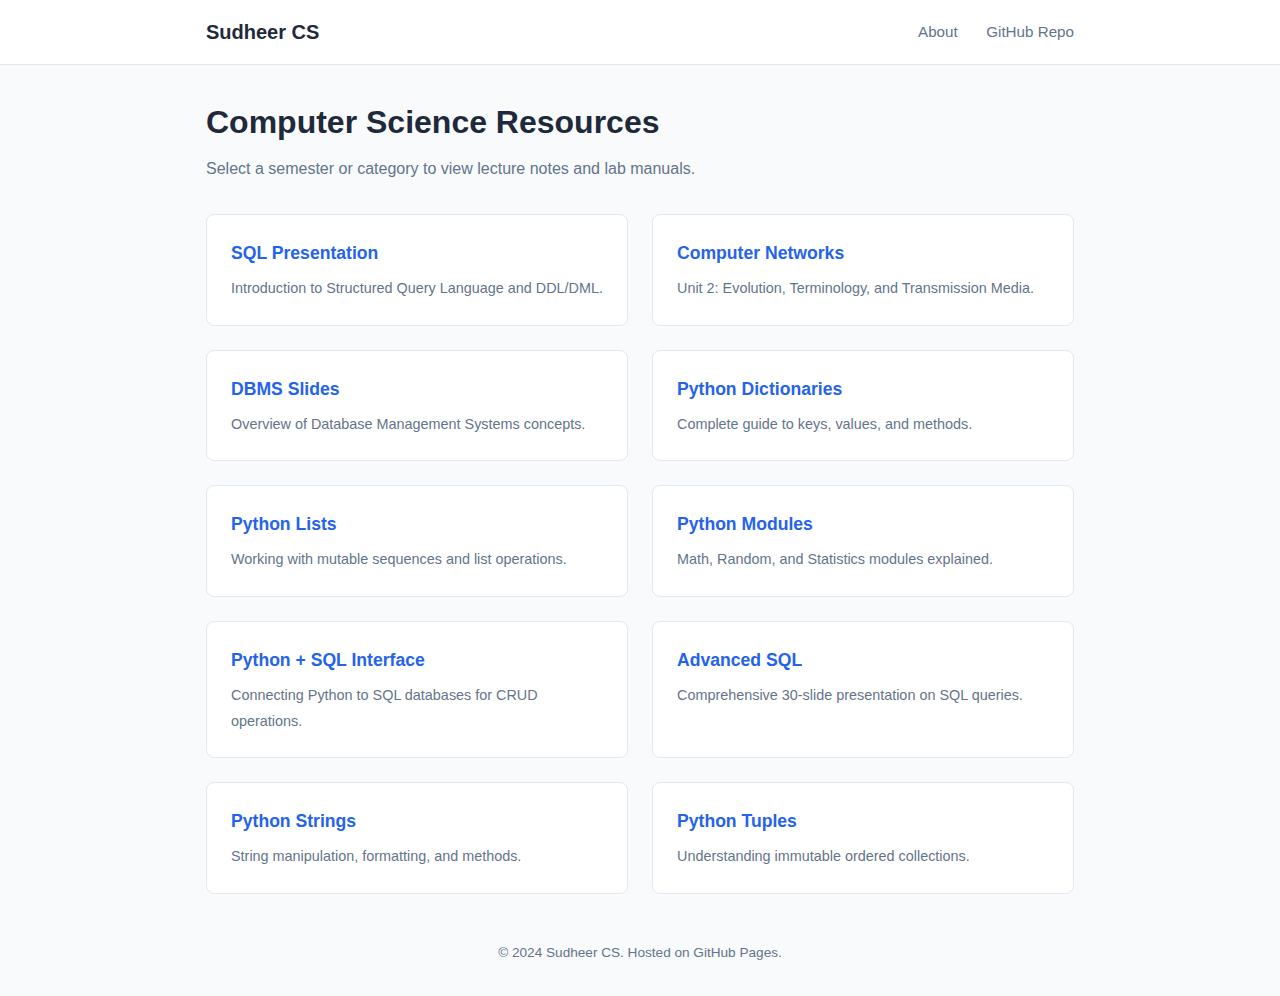
<file: index.html>
<!DOCTYPE html>
<html lang="en">

<head>
    <meta charset="UTF-8">
    <!-- Essential for Mobile Responsiveness -->
    <meta name="viewport" content="width=device-width, initial-scale=1.0">
    <title>CS Resources | Home</title>
    <link rel="stylesheet" href="styles.css">
</head>

<body class="article-mode">

    <header>
        <div class="nav-container">
            <a href="index.html" class="logo">Sudheer CS</a>
            <nav class="nav-links">
                <a href="#about">About</a>
                <a href="https://github.com/sudheercs/cs">GitHub Repo</a>
            </nav>
        </div>
    </header>

    <main>
        <h1>Computer Science Resources</h1>
        <p class="subtitle">Select a semester or category to view lecture notes and lab manuals.</p>

        <!-- Category Grid -->
        <div class="grid-container">
            <!-- SQL.html -->
            <a href="SQL.html" class="card">
                <span class="card-title">SQL Presentation</span>
                <span class="card-desc">Introduction to Structured Query Language and DDL/DML.</span>
            </a>

            <!-- computer_networks.html -->
            <a href="computer_networks.html" class="card">
                <span class="card-title">Computer Networks</span>
                <span class="card-desc">Unit 2: Evolution, Terminology, and Transmission Media.</span>
            </a>

            <!-- dbms.html -->
            <a href="dbms.html" class="card">
                <span class="card-title">DBMS Slides</span>
                <span class="card-desc">Overview of Database Management Systems concepts.</span>
            </a>

            <!-- dictionary.html -->
            <a href="dictionary.html" class="card">
                <span class="card-title">Python Dictionaries</span>
                <span class="card-desc">Complete guide to keys, values, and methods.</span>
            </a>

            <!-- list.html -->
            <a href="list.html" class="card">
                <span class="card-title">Python Lists</span>
                <span class="card-desc">Working with mutable sequences and list operations.</span>
            </a>

            <!-- python_modules.html -->
            <a href="python_modules.html" class="card">
                <span class="card-title">Python Modules</span>
                <span class="card-desc">Math, Random, and Statistics modules explained.</span>
            </a>

            <!-- python_sql_conn.html -->
            <a href="python_sql_conn.html" class="card">
                <span class="card-title">Python + SQL Interface</span>
                <span class="card-desc">Connecting Python to SQL databases for CRUD operations.</span>
            </a>

            <!-- sql_slides_fullscreen_30.html -->
            <a href="sql_slides_fullscreen_30.html" class="card">
                <span class="card-title">Advanced SQL</span>
                <span class="card-desc">Comprehensive 30-slide presentation on SQL queries.</span>
            </a>

            <!-- string.html -->
            <a href="string.html" class="card">
                <span class="card-title">Python Strings</span>
                <span class="card-desc">String manipulation, formatting, and methods.</span>
            </a>

            <!-- tuples.html -->
            <a href="tuples.html" class="card">
                <span class="card-title">Python Tuples</span>
                <span class="card-desc">Understanding immutable ordered collections.</span>
            </a>
        </div>
    </main>

    <footer>
        <p>&copy; 2024 Sudheer CS. Hosted on GitHub Pages.</p>
    </footer>

</body>

</html>
</file>
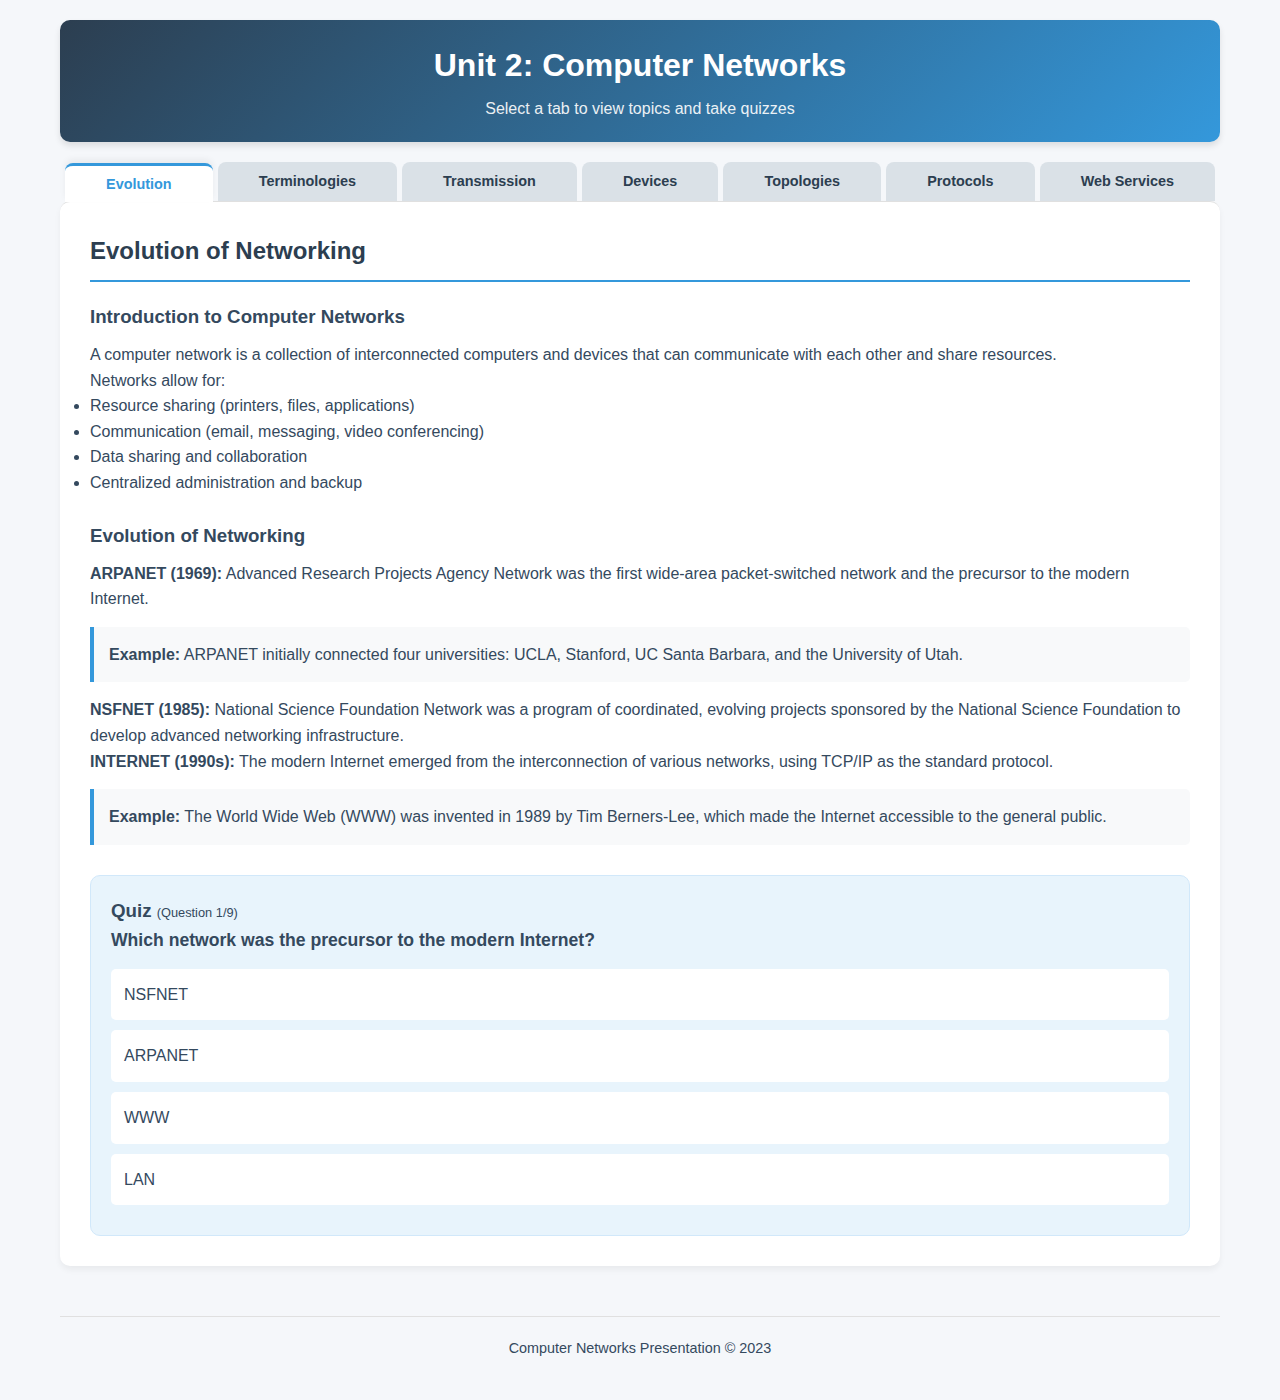
<file: computer_networks.html>
<!DOCTYPE html>
<html lang="en">
<head>
    <meta charset="UTF-8">
    <meta name="viewport" content="width=device-width, initial-scale=1.0">
    <title>Computer Networks - Unit 2</title>
    <style>
        :root {
            --primary: #2c3e50;
            --secondary: #3498db;
            --accent: #e74c3c;
            --light: #ecf0f1;
            --dark: #34495e;
            --tab-inactive: #dae1e7;
            --tab-active-text: #ffffff;
        }
        
        * {
            margin: 0;
            padding: 0;
            box-sizing: border-box;
            font-family: 'Segoe UI', Tahoma, Geneva, Verdana, sans-serif;
        }
        
        body {
            background-color: #f5f7fa;
            color: var(--dark);
            line-height: 1.6;
        }
        
        .container {
            max-width: 1200px;
            margin: 0 auto;
            padding: 20px;
        }
        
        header {
            background: linear-gradient(135deg, var(--primary), var(--secondary));
            color: white;
            padding: 20px 0;
            text-align: center;
            border-radius: 10px;
            margin-bottom: 20px;
            box-shadow: 0 4px 6px rgba(0, 0, 0, 0.1);
        }
        
        h1 {
            font-size: 2rem;
            margin-bottom: 5px;
        }
        
        .subtitle {
            font-size: 1rem;
            opacity: 0.9;
        }

        /* --- Tab Menu Styles --- */
        .tabs-container {
            display: flex;
            flex-wrap: wrap;
            gap: 5px;
            margin-bottom: 0; /* Tabs sit directly on top of content */
            padding: 0 5px;
        }

        .tab {
            background: var(--tab-inactive);
            border: none;
            padding: 10px 15px;
            border-radius: 8px 8px 0 0;
            cursor: pointer;
            font-weight: 600;
            color: var(--primary);
            transition: all 0.3s ease;
            font-size: 0.9rem;
            flex-grow: 1; /* Tabs stretch to fill space */
            text-align: center;
            max-width: 200px; /* Prevent them from getting too huge */
            white-space: nowrap;
            overflow: hidden;
            text-overflow: ellipsis;
        }

        .tab:hover {
            background: #cbd5e0;
        }

        .tab.active {
            background: white; /* Matches content background */
            color: var(--secondary);
            border-top: 3px solid var(--secondary);
            box-shadow: 0 -4px 6px rgba(0,0,0,0.05);
            z-index: 10; /* Sit above the content border */
            position: relative;
            top: 1px; /* Cover the bottom border of the container */
        }
        
        /* --- Content Styles --- */
        .topic-content {
            background: white;
            border-radius: 0 0 10px 10px; /* Round bottom corners only */
            /* If the first row is tabs, we might want top corners rounded if not active? 
               Easier to just make the content box square at top */
            border-top-right-radius: 10px;
            border-top-left-radius: 10px; 
            padding: 30px;
            margin-bottom: 30px;
            box-shadow: 0 4px 6px rgba(0, 0, 0, 0.05);
            min-height: 400px;
            border-top: 1px solid #e0e0e0; /* Separator line */
        }
        
        h2 {
            color: var(--primary);
            margin-bottom: 20px;
            padding-bottom: 10px;
            border-bottom: 2px solid var(--secondary);
        }
        
        .content-section {
            margin-bottom: 25px;
        }
        
        .content-section h3 {
            color: var(--dark);
            margin-bottom: 10px;
        }
        
        .example-box {
            background: #f8f9fa;
            border-left: 4px solid var(--secondary);
            padding: 15px;
            margin: 15px 0;
            border-radius: 0 5px 5px 0;
        }
        
        /* --- Quiz Styles --- */
        .quiz-container {
            background: #e8f4fc;
            border-radius: 10px;
            padding: 20px;
            margin-top: 30px;
            border: 1px solid #d1e8fa;
        }
        
        .quiz-question {
            margin-bottom: 15px;
            font-weight: 600;
            font-size: 1.1rem;
        }
        
        .quiz-options {
            list-style-type: none;
        }
        
        .quiz-options li {
            margin-bottom: 10px;
            padding: 12px;
            background: white;
            border-radius: 5px;
            cursor: pointer;
            transition: background 0.2s;
            border: 1px solid transparent;
        }
        
        .quiz-options li:hover {
            background: #d6eaf8;
            border-color: #aed6f1;
        }
        
        .quiz-options li.correct {
            background: #d4edda;
            border: 1px solid #c3e6cb;
            color: #155724;
            font-weight: 500;
        }
        
        .quiz-options li.incorrect {
            background: #f8d7da;
            border: 1px solid #f5c6cb;
            color: #721c24;
        }
        
        .quiz-result {
            margin-top: 15px;
            padding: 10px;
            border-radius: 5px;
            text-align: center;
            font-weight: 600;
            display: none;
        }
        
        button#nextQuestionBtn {
            background: var(--secondary);
            color: white;
            border: none;
            padding: 10px 20px;
            border-radius: 5px;
            cursor: pointer;
            font-size: 1rem;
            transition: background 0.3s;
        }
        
        button#nextQuestionBtn:hover {
            background: var(--primary);
        }
        
        footer {
            text-align: center;
            margin-top: 50px;
            padding: 20px;
            color: var(--dark);
            border-top: 1px solid #e0e0e0;
            font-size: 0.9rem;
        }
        
        @media (max-width: 768px) {
            .tabs-container {
                flex-direction: column;
            }
            .tab {
                max-width: 100%;
                border-radius: 5px;
                margin-bottom: 2px;
            }
            .tab.active {
                border-top: none;
                border-left: 4px solid var(--secondary);
                top: 0;
            }
            h1 {
                font-size: 1.8rem;
            }
        }
    </style>
</head>
<body>
    <div class="container">
        <header>
            <h1>Unit 2: Computer Networks</h1>
            <p class="subtitle">Select a tab to view topics and take quizzes</p>
        </header>
        
        <div class="tabs-container" id="tabsContainer">
            </div>
        
        <div id="topicContent">
            </div>
        
        <footer>
            <p>Computer Networks Presentation &copy; 2023</p>
        </footer>
    </div>

    <script>
        // Topic data with 9 questions per topic
        const topics = [
            {
                id: 'evolution',
                title: 'Evolution',
                fullTitle: 'Evolution of Networking',
                content: `
                    <div class="content-section">
                        <h3>Introduction to Computer Networks</h3>
                        <p>A computer network is a collection of interconnected computers and devices that can communicate with each other and share resources.</p>
                        <p>Networks allow for:</p>
                        <ul>
                            <li>Resource sharing (printers, files, applications)</li>
                            <li>Communication (email, messaging, video conferencing)</li>
                            <li>Data sharing and collaboration</li>
                            <li>Centralized administration and backup</li>
                        </ul>
                    </div>
                    
                    <div class="content-section">
                        <h3>Evolution of Networking</h3>
                        <p><strong>ARPANET (1969):</strong> Advanced Research Projects Agency Network was the first wide-area packet-switched network and the precursor to the modern Internet.</p>
                        <div class="example-box">
                            <p><strong>Example:</strong> ARPANET initially connected four universities: UCLA, Stanford, UC Santa Barbara, and the University of Utah.</p>
                        </div>
                        
                        <p><strong>NSFNET (1985):</strong> National Science Foundation Network was a program of coordinated, evolving projects sponsored by the National Science Foundation to develop advanced networking infrastructure.</p>
                        
                        <p><strong>INTERNET (1990s):</strong> The modern Internet emerged from the interconnection of various networks, using TCP/IP as the standard protocol.</p>
                        <div class="example-box">
                            <p><strong>Example:</strong> The World Wide Web (WWW) was invented in 1989 by Tim Berners-Lee, which made the Internet accessible to the general public.</p>
                        </div>
                    </div>
                `,
                quiz: [
                    { question: "Which network was the precursor to the modern Internet?", options: ["NSFNET", "ARPANET", "WWW", "LAN"], correct: 1 },
                    { question: "In which year was ARPANET established?", options: ["1985", "1990", "1969", "1975"], correct: 2 },
                    { question: "Who invented the World Wide Web (WWW)?", options: ["Vint Cerf", "Tim Berners-Lee", "Bill Gates", "Steve Jobs"], correct: 1 },
                    { question: "Which protocol became the standard for the modern Internet?", options: ["FTP", "HTTP", "TCP/IP", "SMTP"], correct: 2 },
                    { question: "What was the main purpose of NSFNET?", options: ["To stream video", "To develop advanced networking infrastructure", "To replace telephones", "To connect home users only"], correct: 1 },
                    { question: "Which university was NOT one of the first four connected by ARPANET?", options: ["UCLA", "Harvard", "Stanford", "University of Utah"], correct: 1 },
                    { question: "What is a primary benefit of computer networks mentioned?", options: ["Resource sharing", "Increased power consumption", "Hardware manufacturing", "Single-user access"], correct: 0 },
                    { question: "Which network emerged in the 1990s from the interconnection of various networks?", options: ["ARPANET", "The Internet", "Intranet", "Extranet"], correct: 1 },
                    { question: "Which of these is NOT listed as a use of networks?", options: ["Video conferencing", "Data sharing", "Centralized backup", "Generating electricity"], correct: 3 }
                ]
            },
            {
                id: 'terminologies',
                title: 'Terminologies',
                fullTitle: 'Data Communication Terminologies',
                content: `
                    <div class="content-section">
                        <h3>Concept of Communication</h3>
                        <p>Data communication refers to the exchange of data between two devices via some form of transmission medium.</p>
                    </div>
                    
                    <div class="content-section">
                        <h3>Components of Data Communication</h3>
                        <ul>
                            <li><strong>Sender:</strong> The device that sends the data message</li>
                            <li><strong>Receiver:</strong> The device that receives the message</li>
                            <li><strong>Message:</strong> The information to be communicated</li>
                            <li><strong>Communication Media:</strong> The physical path through which data travels</li>
                            <li><strong>Protocols:</strong> A set of rules that govern data communications</li>
                        </ul>
                        <div class="example-box">
                            <p><strong>Example:</strong> When you send an email, your computer (sender) transmits the message (email content) through communication media (Wi-Fi, Ethernet) to the recipient's computer (receiver) using protocols (SMTP).</p>
                        </div>
                    </div>
                    
                    <div class="content-section">
                        <h3>Measuring Capacity of Communication Media</h3>
                        <p><strong>Bandwidth:</strong> The maximum amount of data that can be transmitted over a network in a given time, typically measured in bits per second (bps).</p>
                        <p><strong>Data Transfer Rate:</strong> The actual speed at which data is transmitted, which is usually less than the bandwidth due to various factors.</p>
                        <div class="example-box">
                            <p><strong>Example:</strong> A network with 100 Mbps bandwidth might have an actual data transfer rate of 85 Mbps due to network congestion and protocol overhead.</p>
                        </div>
                    </div>
                    
                    <div class="content-section">
                        <h3>IP Address</h3>
                        <p>An Internet Protocol address is a numerical label assigned to each device connected to a computer network that uses the Internet Protocol for communication.</p>
                        <div class="example-box">
                            <p><strong>Example:</strong> IPv4 address: 192.168.1.1, IPv6 address: 2001:0db8:85a3:0000:0000:8a2e:0370:7334</p>
                        </div>
                    </div>
                    
                    <div class="content-section">
                        <h3>Switching Techniques</h3>
                        <p><strong>Circuit Switching:</strong> A dedicated communication path is established between two stations for the duration of the connection.</p>
                        <p><strong>Packet Switching:</strong> Messages are divided into packets that are transmitted independently and reassembled at the destination.</p>
                        <div class="example-box">
                            <p><strong>Example:</strong> Traditional telephone networks use circuit switching, while the Internet uses packet switching.</p>
                        </div>
                    </div>
                `,
                quiz: [
                    { question: "Which component of data communication is responsible for governing how data is transmitted?", options: ["Sender", "Receiver", "Protocols", "Communication Media"], correct: 2 },
                    { question: "What is the physical path through which data travels called?", options: ["Protocol", "Communication Media", "Sender", "Bandwidth"], correct: 1 },
                    { question: "Bandwidth is typically measured in which unit?", options: ["Bytes per minute", "Bits per second (bps)", "Hertz", "Pixels"], correct: 1 },
                    { question: "Which switching technique establishes a dedicated path for the duration of the connection?", options: ["Packet Switching", "Message Switching", "Circuit Switching", "Line Switching"], correct: 2 },
                    { question: "Which of the following represents an IPv4 address?", options: ["2001:0db8:85a3...", "192.168.1.1", "www.google.com", "AF-34-E2-11"], correct: 1 },
                    { question: "What is the 'Receiver' in a data communication system?", options: ["The rules of communication", "The information being sent", "The device that receives the message", "The path of the data"], correct: 2 },
                    { question: "Why is the Data Transfer Rate usually less than the Bandwidth?", options: ["Because cables are slow", "Due to congestion and overhead", "Because the sender is offline", "It is actually always higher"], correct: 1 },
                    { question: "The Internet primarily uses which switching technique?", options: ["Circuit Switching", "Packet Switching", "Telephone Switching", "Dedicated Switching"], correct: 1 },
                    { question: "What is the 'Message' in data communication?", options: ["The protocol used", "The information to be communicated", "The IP address", "The fiber optic cable"], correct: 1 }
                ]
            },
            {
                id: 'transmission',
                title: 'Transmission',
                fullTitle: 'Transmission Media',
                content: `
                    <div class="content-section">
                        <h3>Wired Communication Media</h3>
                        <p><strong>Twisted Pair Cable:</strong> Consists of pairs of copper wires twisted together to reduce electromagnetic interference.</p>
                        <div class="example-box">
                            <p><strong>Example:</strong> Commonly used in telephone lines and Ethernet networks (Cat5, Cat6 cables).</p>
                        </div>
                        
                        <p><strong>Co-axial Cable:</strong> Consists of a central copper conductor surrounded by insulation, a braided metal shield, and an outer cover.</p>
                        <div class="example-box">
                            <p><strong>Example:</strong> Used for cable television and broadband Internet connections.</p>
                        </div>
                        
                        <p><strong>Fiber-optic Cable:</strong> Uses glass or plastic threads to transmit data as light pulses.</p>
                        <div class="example-box">
                            <p><strong>Example:</strong> Used for high-speed Internet backbone connections and long-distance telecommunications.</p>
                        </div>
                    </div>
                    
                    <div class="content-section">
                        <h3>Wireless Media</h3>
                        <p><strong>Radio Waves:</strong> Use radio frequency to transmit data through the air.</p>
                        <div class="example-box">
                            <p><strong>Example:</strong> Wi-Fi, Bluetooth, and AM/FM radio broadcasts.</p>
                        </div>
                        
                        <p><strong>Microwaves:</strong> High-frequency radio waves that require line-of-sight transmission.</p>
                        <div class="example-box">
                            <p><strong>Example:</strong> Used for satellite communications and point-to-point terrestrial links.</p>
                        </div>
                        
                        <p><strong>Infrared Waves:</strong> Use infrared light to transmit data over short distances.</p>
                        <div class="example-box">
                            <p><strong>Example:</strong> TV remote controls, infrared data transfer between devices.</p>
                        </div>
                    </div>
                `,
                quiz: [
                    { question: "Which transmission media uses light pulses to transmit data?", options: ["Twisted Pair Cable", "Co-axial Cable", "Fiber-optic Cable", "Radio Waves"], correct: 2 },
                    { question: "Which media consists of a central copper conductor and a braided metal shield?", options: ["Twisted Pair", "Fiber-optic", "Co-axial Cable", "Microwave"], correct: 2 },
                    { question: "Why are wires twisted in Twisted Pair cables?", options: ["To make them stronger", "To reduce electromagnetic interference", "To reduce cost", "To look better"], correct: 1 },
                    { question: "Which wireless media requires line-of-sight transmission?", options: ["Radio Waves", "Microwaves", "Bluetooth", "Wi-Fi"], correct: 1 },
                    { question: "TV remote controls typically use which type of wave?", options: ["Radio Waves", "Microwaves", "Infrared Waves", "Gamma Rays"], correct: 2 },
                    { question: "Which cable is commonly used for Cable Television (CATV)?", options: ["Fiber-optic", "Co-axial Cable", "Twisted Pair", "Cat6"], correct: 1 },
                    { question: "Cat5 and Cat6 are examples of which type of cable?", options: ["Co-axial", "Fiber-optic", "Twisted Pair", "Power cable"], correct: 2 },
                    { question: "Which media is best suited for high-speed Internet backbone connections?", options: ["Co-axial", "Twisted Pair", "Fiber-optic", "Radio Waves"], correct: 2 },
                    { question: "Bluetooth and Wi-Fi are examples of using which transmission medium?", options: ["Radio Waves", "Microwaves", "Infrared", "Fiber Optics"], correct: 0 }
                ]
            },
            {
                id: 'devices',
                title: 'Devices',
                fullTitle: 'Network Devices',
                content: `
                    <div class="content-section">
                        <h3>Common Network Devices</h3>
                        <p><strong>Modem:</strong> Modulator-Demodulator converts digital signals to analog for transmission over telephone lines and vice versa.</p>
                        
                        <p><strong>Ethernet Card (NIC):</strong> Network Interface Card allows a device to connect to a network.</p>
                        
                        <p><strong>RJ45:</strong> Registered Jack 45 is a standard physical connector for Ethernet cables.</p>
                        
                        <p><strong>Repeater:</strong> Regenerates and retransmits signals to extend the range of a network.</p>
                        
                        <p><strong>Hub:</strong> A basic networking device that connects multiple devices in a network, broadcasting data to all connected devices.</p>
                        
                        <p><strong>Switch:</strong> An intelligent hub that forwards data only to the specific device it's intended for.</p>
                        
                        <p><strong>Router:</strong> Connects different networks and routes data packets between them.</p>
                        
                        <p><strong>Gateway:</strong> A network node that connects two networks using different protocols.</p>
                        
                        <p><strong>WIFI Card:</strong> A wireless network interface controller that connects a device to a wireless network.</p>
                        
                        <div class="example-box">
                            <p><strong>Example:</strong> In a home network, a modem connects to the Internet, a router distributes the connection to multiple devices, and switches or Wi-Fi extend the network throughout the house.</p>
                        </div>
                    </div>
                `,
                quiz: [
                    { question: "Which network device connects different networks and routes data packets between them?", options: ["Hub", "Switch", "Router", "Repeater"], correct: 2 },
                    { question: "What does Modem stand for?", options: ["Modern-Demodern", "Modulator-Demodulator", "Mode-Demode", "Mobile-Demobile"], correct: 1 },
                    { question: "Which device broadcasts data to ALL connected devices?", options: ["Switch", "Router", "Hub", "Gateway"], correct: 2 },
                    { question: "Which device regenerates signals to extend the network range?", options: ["NIC", "Repeater", "RJ45", "Modem"], correct: 1 },
                    { question: "What is RJ45?", options: ["A network protocol", "A type of cable", "A standard physical connector", "A wireless card"], correct: 2 },
                    { question: "Which device connects two networks using different protocols?", options: ["Switch", "Router", "Gateway", "Hub"], correct: 2 },
                    { question: "What is the function of a NIC (Network Interface Card)?", options: ["To route packets", "To allow a device to connect to a network", "To boost signal", "To connect different protocols"], correct: 1 },
                    { question: "How does a Switch differ from a Hub?", options: ["A switch is slower", "A switch forwards data only to the specific intended device", "A switch is wireless", "A switch cannot connect computers"], correct: 1 },
                    { question: "What is the primary function of a WIFI Card?", options: ["Connects a device to a wireless network", "Connects to telephone lines", "Regenerates signals", "Converts analog to digital"], correct: 0 }
                ]
            },
            {
                id: 'topologies',
                title: 'Topologies',
                fullTitle: 'Network Topologies and Types',
                content: `
                    <div class="content-section">
                        <h3>Types of Networks</h3>
                        <p><strong>PAN (Personal Area Network):</strong> A network for communication among devices close to a person, typically within 10 meters.</p>
                        <div class="example-box">
                            <p><strong>Example:</strong> Bluetooth connection between a smartphone and wireless headphones.</p>
                        </div>
                        
                        <p><strong>LAN (Local Area Network):</strong> A network that connects devices in a limited geographical area such as a home, school, or office building.</p>
                        <div class="example-box">
                            <p><strong>Example:</strong> A Wi-Fi network in a coffee shop or an Ethernet network in an office.</p>
                        </div>
                        
                        <p><strong>MAN (Metropolitan Area Network):</strong> A network that spans a city or campus.</p>
                        <div class="example-box">
                            <p><strong>Example:</strong> A city-wide Wi-Fi network or cable TV network.</p>
                        </div>
                        
                        <p><strong>WAN (Wide Area Network):</strong> A network that covers a large geographical area, often a country or continent.</p>
                        <div class="example-box">
                            <p><strong>Example:</strong> The Internet is the largest WAN.</p>
                        </div>
                    </div>
                    
                    <div class="content-section">
                        <h3>Network Topologies</h3>
                        <p><strong>Bus Topology:</strong> All devices are connected to a single central cable (the bus).</p>
                        <div class="example-box">
                            <p><strong>Example:</strong> Early Ethernet networks used bus topology with coaxial cables.</p>
                        </div>
                        
                        <p><strong>Star Topology:</strong> All devices are connected to a central hub or switch.</p>
                        <div class="example-box">
                            <p><strong>Example:</strong> Most modern Ethernet networks use star topology.</p>
                        </div>
                        
                        <p><strong>Tree Topology:</strong> A combination of bus and star topologies, with multiple star networks connected to a single bus.</p>
                        <div class="example-box">
                            <p><strong>Example:</strong> Large corporate networks often use tree topology.</p>
                        </div>
                    </div>
                `,
                quiz: [
                    { question: "Which network type spans a city or campus?", options: ["PAN", "LAN", "MAN", "WAN"], correct: 2 },
                    { question: "Which network typically has a range of about 10 meters?", options: ["WAN", "MAN", "LAN", "PAN"], correct: 3 },
                    { question: "The Internet is the largest example of which network type?", options: ["LAN", "PAN", "WAN", "MAN"], correct: 2 },
                    { question: "In which topology are all devices connected to a single central cable?", options: ["Star", "Bus", "Tree", "Ring"], correct: 1 },
                    { question: "Which topology uses a central hub or switch?", options: ["Bus", "Tree", "Star", "Mesh"], correct: 2 },
                    { question: "A network within a single office building is most likely a:", options: ["WAN", "MAN", "LAN", "PAN"], correct: 2 },
                    { question: "Tree topology is a combination of which two topologies?", options: ["Bus and Star", "Star and Ring", "Bus and Ring", "Mesh and Star"], correct: 0 },
                    { question: "A Bluetooth connection to headphones is an example of:", options: ["LAN", "WAN", "PAN", "MAN"], correct: 2 },
                    { question: "A Cable TV network serving a city is an example of:", options: ["PAN", "LAN", "MAN", "WAN"], correct: 2 }
                ]
            },
            {
                id: 'protocols',
                title: 'Protocols',
                fullTitle: 'Network Protocols',
                content: `
                    <div class="content-section">
                        <h3>Common Network Protocols</h3>
                        <p><strong>HTTP (HyperText Transfer Protocol):</strong> Used for transferring web pages on the World Wide Web.</p>
                        
                        <p><strong>FTP (File Transfer Protocol):</strong> Used for transferring files between computers on a network.</p>
                        
                        <p><strong>PPP (Point-to-Point Protocol):</strong> Used for direct connections between two nodes.</p>
                        
                        <p><strong>SMTP (Simple Mail Transfer Protocol):</strong> Used for sending email messages between servers.</p>
                        
                        <p><strong>TCP/IP (Transmission Control Protocol/Internet Protocol):</strong> The fundamental protocol suite for the Internet.</p>
                        
                        <p><strong>POP3 (Post Office Protocol version 3):</strong> Used by email clients to retrieve emails from a server.</p>
                        
                        <p><strong>HTTPS (HyperText Transfer Protocol Secure):</strong> A secure version of HTTP that uses encryption.</p>
                        
                        <p><strong>TELNET:</strong> A protocol used for remote login to computers over a network.</p>
                        
                        <p><strong>VoIP (Voice over Internet Protocol):</strong> Technologies for delivering voice communications over IP networks.</p>
                        
                        <div class="example-box">
                            <p><strong>Example:</strong> When you visit a website, your browser uses HTTP/HTTPS to request the page from the web server. When you send an email, your email client uses SMTP to send it and POP3/IMAP to receive emails.</p>
                        </div>
                    </div>
                `,
                quiz: [
                    { question: "Which protocol is used for secure web browsing?", options: ["HTTP", "FTP", "HTTPS", "SMTP"], correct: 2 },
                    { question: "Which protocol is used for sending email messages?", options: ["POP3", "SMTP", "FTP", "HTTP"], correct: 1 },
                    { question: "Which protocol is used by email clients to RETRIEVE emails?", options: ["SMTP", "FTP", "POP3", "VoIP"], correct: 2 },
                    { question: "What does FTP stand for?", options: ["Folder Transfer Protocol", "File Transfer Protocol", "Fast Text Protocol", "File Transmission Path"], correct: 1 },
                    { question: "Which protocol is used for remote login to computers?", options: ["HTTP", "TELNET", "SMTP", "PPP"], correct: 1 },
                    { question: "Which is the fundamental protocol suite for the Internet?", options: ["TCP/IP", "UDP/IP", "HTTP/FTP", "SMTP/POP"], correct: 0 },
                    { question: "What is VoIP used for?", options: ["Transferring files", "Secure Login", "Delivering voice communications over IP", "Sending emails"], correct: 2 },
                    { question: "Which protocol is used for direct connections between two nodes?", options: ["PPP", "HTTP", "FTP", "SMTP"], correct: 0 },
                    { question: "Which protocol is primarily used for transferring web pages?", options: ["FTP", "SMTP", "HTTP", "TELNET"], correct: 2 }
                ]
            },
            {
                id: 'web-services',
                title: 'Web Services',
                fullTitle: 'Introduction to Web Services',
                content: `
                    <div class="content-section">
                        <h3>World Wide Web (WWW)</h3>
                        <p>An information system where documents and other web resources are identified by URLs and accessed via the Internet.</p>
                    </div>
                    
                    <div class="content-section">
                        <h3>Hyper Text Markup Language (HTML)</h3>
                        <p>The standard markup language for creating web pages and web applications.</p>
                        <div class="example-box">
                            <p><strong>Example:</strong> &lt;html&gt;&lt;head&gt;&lt;title&gt;Page Title&lt;/title&gt;&lt;/head&gt;&lt;body&gt;&lt;h1&gt;Heading&lt;/h1&gt;&lt;p&gt;Paragraph text.&lt;/p&gt;&lt;/body&gt;&lt;/html&gt;</p>
                        </div>
                    </div>
                    
                    <div class="content-section">
                        <h3>Extensible Markup Language (XML)</h3>
                        <p>A markup language that defines a set of rules for encoding documents in a format that is both human-readable and machine-readable.</p>
                        <div class="example-box">
                            <p><strong>Example:</strong> &lt;note&gt;&lt;to&gt;John&lt;/to&gt;&lt;from&gt;Jane&lt;/from&gt;&lt;message&gt;Don't forget the meeting!&lt;/message&gt;&lt;/note&gt;</p>
                        </div>
                    </div>
                    
                    <div class="content-section">
                        <h3>Domain Names</h3>
                        <p>Human-readable addresses that are mapped to IP addresses, making it easier to access websites.</p>
                        <div class="example-box">
                            <p><strong>Example:</strong> www.example.com, where "example" is the domain name and ".com" is the top-level domain.</p>
                        </div>
                    </div>
                    
                    <div class="content-section">
                        <h3>URL (Uniform Resource Locator)</h3>
                        <p>The address of a resource on the Internet, specifying the protocol, domain name, and path to the resource.</p>
                        <div class="example-box">
                            <p><strong>Example:</strong> https://www.example.com/path/to/page.html</p>
                        </div>
                    </div>
                    
                    <div class="content-section">
                        <h3>Website</h3>
                        <p>A collection of related web pages, typically identified by a common domain name.</p>
                    </div>
                    
                    <div class="content-section">
                        <h3>Web Browser</h3>
                        <p>Software application for accessing information on the World Wide Web.</p>
                        <div class="example-box">
                            <p><strong>Example:</strong> Google Chrome, Mozilla Firefox, Microsoft Edge, Safari.</p>
                        </div>
                    </div>
                    
                    <div class="content-section">
                        <h3>Web Servers</h3>
                        <p>Computers that store web pages and deliver them to users upon request.</p>
                        <div class="example-box">
                            <p><strong>Example:</strong> Apache, Nginx, Microsoft IIS.</p>
                        </div>
                    </div>
                    
                    <div class="content-section">
                        <h3>Web Hosting</h3>
                        <p>A service that allows organizations and individuals to make their website accessible via the World Wide Web.</p>
                        <div class="example-box">
                            <p><strong>Example:</strong> Companies like Bluehost, HostGator, and GoDaddy provide web hosting services.</p>
                        </div>
                    </div>
                `,
                quiz: [
                    { question: "What does HTML stand for?", options: ["Hyperlink Text Management Language", "Hyper Text Markup Language", "High Tech Modern Language", "Hyper Transfer Markup Language"], correct: 1 },
                    { question: "What is XML primarily used for?", options: ["Sending emails", "Encoding documents in human/machine readable format", "Video conferencing", "Remote login"], correct: 1 },
                    { question: "What does URL stand for?", options: ["Universal Resource Link", "Uniform Resource Locator", "Unified Real Link", "Uniform Reference List"], correct: 1 },
                    { question: "What is the function of a Web Server?", options: ["To browse the web", "To store and deliver web pages", "To provide internet connection", "To edit images"], correct: 1 },
                    { question: "Which of the following is a Web Browser?", options: ["Apache", "Google Chrome", "Bluehost", "Nginx"], correct: 1 },
                    { question: "What maps human-readable addresses to IP addresses?", options: ["HTML", "Domain Names", "Browsers", "Modems"], correct: 1 },
                    { question: "In the URL 'www.example.com', what is '.com'?", options: ["The protocol", "The top-level domain", "The path", "The server"], correct: 1 },
                    { question: "What service allows you to make your website accessible on the WWW?", options: ["Web Hosting", "Web Browsing", "Web Surfing", "Web Editing"], correct: 0 },
                    { question: "What is a 'Website'?", options: ["A single image", "A collection of related web pages", "A hardware device", "A type of cable"], correct: 1 }
                ]
            }
        ];

        // Current topic and question state
        let currentTopicIndex = 0;
        let currentQuestionIndex = 0;

        // Initialize
        function initPresentation() {
            renderTabs();
            loadTopic(currentTopicIndex);
        }

        // Render the tab navigation menu
        function renderTabs() {
            const container = document.getElementById('tabsContainer');
            container.innerHTML = '';
            
            topics.forEach((topic, index) => {
                const btn = document.createElement('button');
                // Check if active
                btn.className = `tab ${index === currentTopicIndex ? 'active' : ''}`;
                btn.innerText = topic.title; // Use short title for tab
                
                btn.onclick = () => {
                     currentTopicIndex = index;
                     // Re-render tabs to update active state CSS
                     renderTabs(); 
                     // Load content
                     loadTopic(index);
                }
                container.appendChild(btn);
            });
        }

        // Load a topic content
        function loadTopic(index) {
            const topicContent = document.getElementById('topicContent');
            const topic = topics[index];
            
            // Reset quiz index when loading a new topic
            currentQuestionIndex = 0;
            
            topicContent.innerHTML = `
                <div class="topic-content">
                    <h2>${topic.fullTitle}</h2>
                    ${topic.content}
                    
                    <div class="quiz-container">
                        <h3>Quiz <span style="font-size: 0.8rem; font-weight: normal;">(Question <span id="qNum">1</span>/${topic.quiz.length})</span></h3>
                        <div class="quiz-question" id="quizQuestion"></div>
                        <ul class="quiz-options" id="quizOptions">
                            </ul>
                        <div class="quiz-result" id="quizResult"></div>
                        <button id="nextQuestionBtn" style="display:none; margin-top:15px; width:100%;">Next Question</button>
                    </div>
                </div>
            `;
            
            // Load the first question
            loadQuizQuestion(topic);
        }

        // Helper function to load a specific question
        function loadQuizQuestion(topic) {
            const questionObj = topic.quiz[currentQuestionIndex];
            
            // Update question text and number
            document.getElementById('quizQuestion').textContent = questionObj.question;
            document.getElementById('qNum').textContent = currentQuestionIndex + 1;
            
            // Reset result and button
            const quizResult = document.getElementById('quizResult');
            const nextQuestionBtn = document.getElementById('nextQuestionBtn');
            quizResult.style.display = 'none';
            nextQuestionBtn.style.display = 'none';

            // Render options
            const quizOptions = document.getElementById('quizOptions');
            quizOptions.innerHTML = questionObj.options.map((option, i) => 
                `<li data-index="${i}">${option}</li>`
            ).join('');
            
            // Add click listeners to options
            quizOptions.querySelectorAll('li').forEach(option => {
                option.addEventListener('click', function() {
                    // Prevent multiple clicks
                    if (quizOptions.querySelector('.correct') || quizOptions.querySelector('.incorrect')) return;

                    const selectedIndex = parseInt(this.getAttribute('data-index'));
                    const correctIndex = questionObj.correct;
                    
                    // Show correct/incorrect
                    if (selectedIndex === correctIndex) {
                        this.classList.add('correct');
                        quizResult.textContent = 'Correct! Well done.';
                        quizResult.style.display = 'block';
                        quizResult.style.background = '#d4edda';
                        quizResult.style.color = '#155724';
                    } else {
                        this.classList.add('incorrect');
                        quizOptions.querySelectorAll('li')[correctIndex].classList.add('correct');
                        quizResult.textContent = 'Incorrect.';
                        quizResult.style.display = 'block';
                        quizResult.style.background = '#f8d7da';
                        quizResult.style.color = '#721c24';
                    }

                    // Show "Next Question" button if there are more questions
                    if (currentQuestionIndex < topic.quiz.length - 1) {
                        nextQuestionBtn.style.display = 'block';
                        nextQuestionBtn.onclick = () => {
                            currentQuestionIndex++;
                            loadQuizQuestion(topic);
                        };
                    } else {
                        // End of quiz for this topic
                        quizResult.textContent += ' (Topic Quiz Completed)';
                    }
                });
            });
        }

        // Initialize on load
        document.addEventListener('DOMContentLoaded', initPresentation);
    </script>
</body>
</html>
</file>
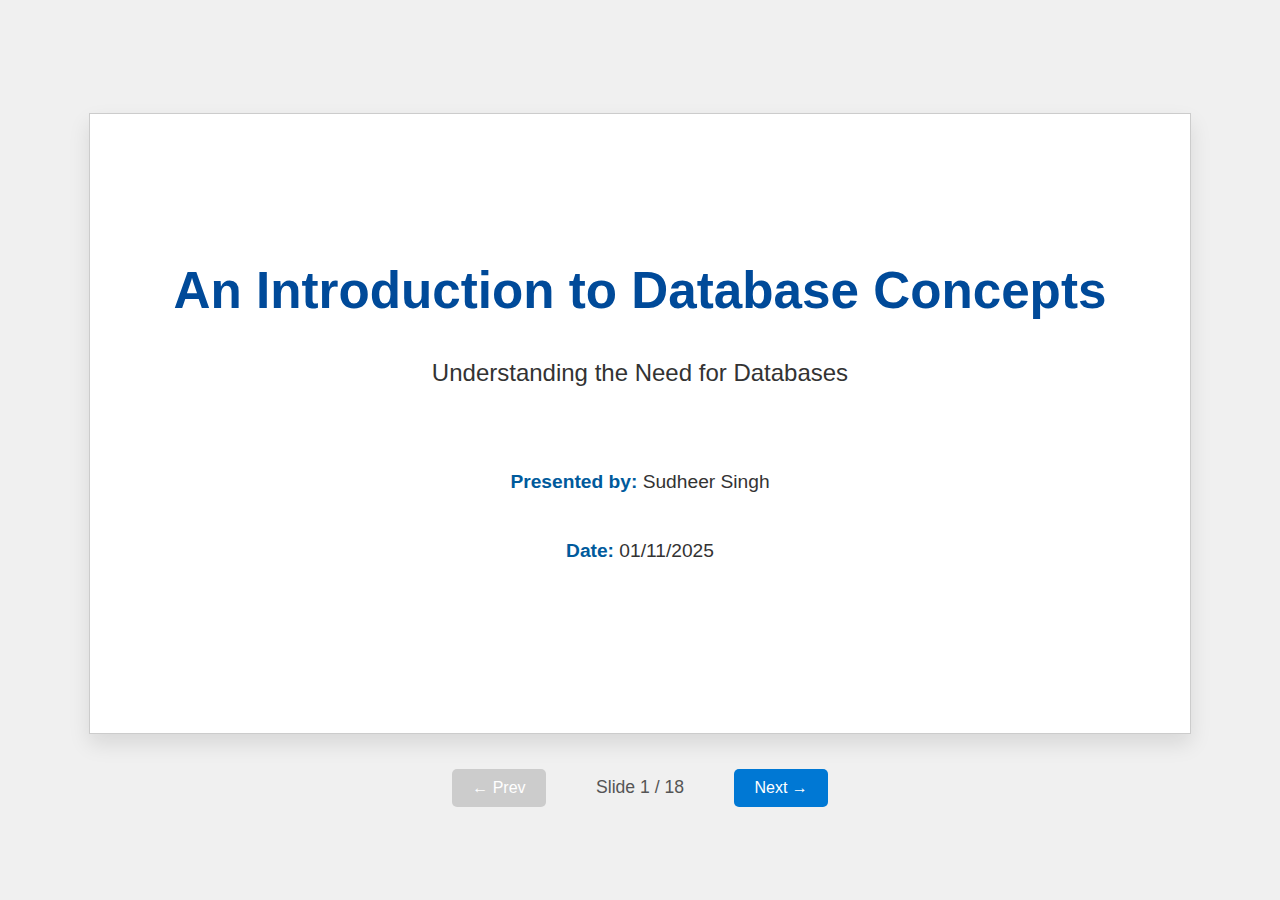
<file: dbms.html>
<!DOCTYPE html>
<html lang="en">
<head>
    <meta charset="UTF-8">
    <meta name="viewport" content="width=device-width, initial-scale=1.0">
    <title>Database Concepts - Presentation</title>
    <style>
        /* --- Basic Setup --- */
        body {
            font-family: -apple-system, BlinkMacSystemFont, "Segoe UI", Roboto, Helvetica, Arial, sans-serif;
            background-color: #f0f0f0;
            margin: 0;
            padding: 0;
            display: flex;
            flex-direction: column;
            justify-content: center;
            align-items: center;
            min-height: 100vh;
        }

        /* --- Presentation Container (The "Stage") --- */
        #presentation-container {
            width: 90vw;
            height: 50.625vw; /* 16:9 Aspect Ratio */
            max-width: 1100px;
            max-height: 618.75px;
            margin: 20px auto;
            border: 1px solid #ccc;
            box-shadow: 0 10px 20px rgba(0, 0, 0, 0.1);
            position: relative;
            background-color: #ffffff;
            overflow: hidden;
        }

        /* --- Slide Styling --- */
        .slide {
            display: none; /* Hide all slides by default */
            width: 100%;
            height: 100%;
            padding: 40px 60px;
            box-sizing: border-box;
            flex-direction: column;
            justify-content: flex-start;
            align-items: flex-start;
            text-align: left;
        }

        .slide.active {
            display: flex; /* Show the active slide */
        }

        /* Specific layout for Title/Q&A slides */
        .slide.title-slide {
            justify-content: center;
            align-items: center;
            text-align: center;
        }

        /* --- Typography --- */
        .slide h1 {
            font-size: 3.2em;
            margin: 0 0 10px 0;
            color: #004a99;
        }

        .slide h2 {
            font-size: 2.4em;
            color: #0078D4;
            margin: 0 0 25px 0;
            padding-bottom: 10px;
            border-bottom: 3px solid #f0f0f0;
            width: 100%;
        }

        .slide h3 {
            font-size: 1.6em;
            color: #333;
            margin: 15px 0 10px 0;
        }

        .slide p, .slide li {
            font-size: 1.3em;
            line-height: 1.6;
            color: #333;
        }

        .slide ul {
            width: 90%;
            margin-top: 0;
        }
        
        .slide li {
            margin-bottom: 15px;
        }
        
        .slide strong {
            color: #005A9C;
        }

        /* --- Code & Tables --- */
        .slide code {
            background-color: #eee;
            color: #333;
            padding: 3px 6px;
            border-radius: 4px;
            font-family: "Consolas", "Courier New", monospace;
        }

        .slide table {
            width: 100%;
            border-collapse: collapse;
            margin-top: 15px;
            font-size: 1.1em;
        }

        .slide th, .slide td {
            border: 1px solid #ddd;
            padding: 12px;
            text-align: left;
        }

        .slide th {
            background-color: #f4f4f4;
            font-weight: bold;
        }
        
        /* --- Navigation Controls --- */
        #navigation-controls {
            text-align: center;
            margin-top: 15px;
        }

        #navigation-controls button {
            font-size: 1em;
            padding: 10px 20px;
            cursor: pointer;
            background-color: #0078D4;
            color: white;
            border: none;
            border-radius: 5px;
            margin: 0 10px;
            transition: background-color 0.2s;
        }

        #navigation-controls button:hover {
            background-color: #005A9C;
        }

        #navigation-controls button:disabled {
            background-color: #ccc;
            cursor: not-allowed;
        }

        #counter {
            font-size: 1.1em;
            margin: 0 20px;
            color: #555;
            display: inline-block;
            width: 120px;
        }
    </style>
</head>
<body>

    <div id="presentation-container">

        <section class="slide title-slide active">
            <h1>An Introduction to Database Concepts</h1>
            <p style="font-size: 1.5em;">Understanding the Need for Databases</p>
            <p style="font-size: 1.2em; margin-top: 50px;"><strong>Presented by:</strong> Sudheer Singh</p>
            <p style="font-size: 1.2em;"><strong>Date:</strong> 01/11/2025</p>
        </section>

        <section class="slide">
            <h2>What is Data?</h2>
            <p>Data refers to <strong>raw, unorganized facts</strong>, figures, or symbols. By itself, it often lacks context.</p>
            <h3>Examples:</h3>
            <ul>
                <li><code>Amit</code> (A name)</li>
                <li><code>18</code> (A number)</li>
                <li><code>New Delhi</code> (A place)</li>
                <li><code>95.4</code> (Another number)</li>
            </ul>
            <p><strong>Key Point:</strong> We need to organize this data to turn it into useful <strong>information</strong>.
            <br/>e.g., "Amit, who is 18, lives in New Delhi and scored 95.4%."</p>
        </section>

        <section class="slide">
            <h2>What is a Database?</h2>
            <p>A database is a <strong>structured</strong> and <strong>organized</strong> collection of data, stored and accessed electronically.</p>
            
            <h3>Analogy: A Digital Filing Cabinet</h3>
            <ul>
                <li>Instead of paper folders, you have <strong>tables</strong>.</li>
                <li>Instead of paper files, you have <strong>data (rows)</strong>.</li>
                <li>It's designed for efficient storage, retrieval, and management.</li>
            </ul>

            <h3>Examples:</h3>
            <ul>
                <li>A school's database (students, teachers, courses).</li>
                <li>A bank's database (customer accounts, transactions).</li>
            </ul>
        </section>

        <section class="slide">
            <h2>The Need for a Database: Problems with File Systems</h2>
            <p>Before databases, data was stored in separate files (like Excel sheets), which caused major problems:</p>
            <ul>
                <li><strong>Data Redundancy:</strong> The same data is duplicated in multiple files (e.g., student's address in 'Accounts' and 'Library' files).</li>
                <li><strong>Data Inconsistency:</strong> If data is updated in one file, it may not be updated in another (e.g., 'Accounts' has new address, 'Library' has old).</li>
                <li><strong>Difficulty in Accessing Data:</strong> Required a new program for every new question (e.g., "Find all students from Delhi with >90%").</li>
                <li><strong>Security Problems:</strong> Hard to control who can see or change what data.</li>
                <li><strong>Integrity Problems:</strong> Hard to enforce rules (e.g., "marks must be between 0 and 100").</li>
            </ul>
        </section>

        <section class="slide">
            <h2>The Solution: DBMS</h2>
            <p>A <strong>Database Management System (DBMS)</strong> is the <strong>software</strong> that interacts with users, applications, and the database to manage and control the data.</p>
            
            <h3>Analogy: The "Librarian"</h3>
            <ul>
                <li>You don't search the "filing cabinet" (database) yourself.</li>
                <li>You ask the "librarian" (DBMS) for what you need.</li>
                <li>The librarian finds it, ensures you have permission, and gives it to you.</li>
            </ul>
            <p><strong>Examples of DBMS:</strong> MySQL, PostgreSQL, Oracle, Microsoft SQL Server.</p>
        </section>

        <section class="slide">
            <h2>Advantages of Using a DBMS</h2>
            <p>A DBMS solves all the problems of the file system:</p>
            <ul>
                <li><strong>Controls Redundancy:</strong> Data is stored in one central place.</li>
                <li><strong>Enforces Integrity:</strong> You can set rules (constraints) that data must follow (e.g., <code>Age > 18</code>, <code>Email must be unique</code>).</li>
                <li><strong>Manages Security:</strong> Provides user logins and permissions.</li>
                <li><strong>Provides Data Sharing:</strong> Multiple users can access the same data.</li>
                <li><strong>Provides Backup & Recovery:</strong> Protects data from loss.</li>
                <li><strong>Easy Data Access:</strong> Uses a standard language (like <strong>SQL</strong>) to ask complex questions.</li>
            </ul>
        </section>

        <section class="slide">
            <h2>Summary: Database Concepts</h2>
            <ul>
                <li><strong>Data:</strong> Raw, unorganized facts.</li>
                <li><strong>Database:</strong> An organized and structured collection of data.</li>
                <li><strong>The Need:</strong> Traditional file systems were inefficient, redundant, and insecure.</li>
                <li><strong>DBMS:</strong> The software that manages the database, providing security, integrity, and easy access.</li>
            </ul>
        </section>

        <section class="slide title-slide">
            <h1>The Relational Data Model</h1>
            <p style="font-size: 1.5em;">Organizing Data into Relations (Tables)</p>
        </section>

        <section class="slide">
            <h2>What is the Relational Model?</h2>
            <p>The most popular data model. It organizes data into one or more two-dimensional <strong>relations</strong>.</p>
            
            <p>Simple Term: A "relation" is just the formal name for a <strong>table</strong>.</p>
            
            <p><strong>Key Idea:</strong> Data is stored in tables (relations) made of rows and columns. These tables can be linked together based on common data.</p>
        </section>

        <section class="slide">
            <h2>Core Concepts: Example Table</h2>
            <p>We will use this simple <code>Student</code> relation to understand all the key terms.</p>
            <table>
                <tr>
                    <th>RollNo (int)</th>
                    <th>FirstName (varchar)</th>
                    <th>Course (varchar)</th>
                    <th>Age (int)</th>
                </tr>
                <tr>
                    <td>101</td>
                    <td>Ankit</td>
                    <td>CS</td>
                    <td>18</td>
                </tr>
                <tr>
                    <td>102</td>
                    <td>Meera</td>
                    <td>Commerce</td>
                    <td>17</td>
                </tr>
                <tr>
                    <td>103</td>
                    <td>Rohan</td>
                    <td>CS</td>
                    <td>18</td>
                </tr>
                <tr>
                    <td>104</td>
                    <td>Priya</td>
                    <td>Science</td>
                    <td>17</td>
                </tr>
            </table>
        </section>

        <section class="slide">
            <h2>Relation, Attribute, Tuple</h2>
            <h3>1. Relation:</h3>
            <p>The entire table, including all its rows and columns.<br/>
               <strong>Example:</strong> The whole <code>Student</code> table is a relation.</p>
               
            <h3>2. Attribute:</h3>
            <p>A property or characteristic of the relation (a <strong>column</strong>).<br/>
               <strong>Example:</strong> <code>RollNo</code>, <code>FirstName</code>, <code>Course</code>, and <code>Age</code> are attributes.</p>
               
            <h3>3. Tuple:</h3>
            <p>A single record or entry in the relation (a <strong>row</strong>).<br/>
               <strong>Example:</strong> The row <code>(102, 'Meera', 'Commerce', 17)</code> is one tuple.</p>
        </section>

        <section class="slide">
            <h2>Domain, Degree, Cardinality</h2>
            <h3>4. Domain:</h3>
            <p>A set of all possible <strong>valid values</strong> for an attribute.<br/>
               <strong>Example:</strong> The domain for <code>Age</code> might be "Integers from 16 to 20."</p>
               
            <h3>5. Degree:</h3>
            <p>The total number of <strong>attributes (columns)</strong> in a relation.<br/>
               <strong>Example:</strong> The <code>Student</code> relation has a degree of <strong>4</strong>.</p>
               
            <h3>6. Cardinality:</h3>
            <p>The total number of <strong>tuples (rows)</strong> in a relation.<br/>
               <strong>Example:</strong> The <code>Student</code> relation has a cardinality of <strong>4</strong>.</p>
        </section>

        <section class="slide">
            <h2>What are Keys?</h2>
            <p>Keys are one or more attributes used to <strong>uniquely identify</strong> a tuple (row) in a relation.</p>
            
            <h3>The Need:</h3>
            <p>How do we guarantee we can find <i>exactly one</i> student? What if there are two students named 'Rohan'? We need a unique identifier.</p>
            
            <h3>Analogy:</h3>
            <p>A key is like your unique <strong>Student ID</strong>, <strong>PAN number</strong>, or <strong>vehicle registration number</strong>. It ensures every record is distinct.</p>
        </section>

        <section class="slide">
            <h2>Keys: Candidate Key & Primary Key</h2>
            <h3>Candidate Key:</h3>
            <p>An attribute (or set of attributes) that can <strong>uniquely identify</strong> a tuple. A table can have multiple Candidate Keys.</p>
            <p><strong>Example:</strong> <code>RollNo</code> is unique. If we also had an <code>Email</code> column, <code>Email</code> would also be a Candidate Key.</p>

            <h3>Primary Key:</h3>
            <p>The <strong>one</strong> Candidate Key chosen by the database designer to be the main, official identifier for the table.</p>
            <ul>
                <li>It <strong>cannot be NULL</strong>.</li>
                <li>It <strong>must be unique</strong>.</li>
            </ul>
            <p><strong>Example:</strong> From the candidates (<code>RollNo</code>, <code>Email</code>), we choose <code>RollNo</code> as the <strong>Primary Key</strong>.</p>
        </section>

        <section class="slide">
            <h2>Keys: Alternate Key & Foreign Key</h2>
            <h3>Alternate Key:</h3>
            <p>A Candidate Key that was <strong>not</strong> chosen to be the Primary Key.</p>
            <p><strong>Example:</strong> If <code>RollNo</code> is our Primary Key, then <code>Email</code> (which is also unique) would be an <strong>Alternate Key</strong>.</p>

            <h3>Foreign Key:</h3>
            <p>An attribute in one table that refers to the <strong>Primary Key</strong> in <i>another</i> table.</p>
            <p><strong>Purpose:</strong> This is the "link"! It's how we connect relations and maintain <strong>referential integrity</strong> (i.e., you can't enroll a student in a course that doesn't exist).</p>
        </section>

        <section class="slide">
            <h2>Foreign Key: Example</h2>
            <p>See how <code>CourseID</code> links the <code>Student</code> table to the <code>Course</code> table.</p>
            
            <h3><code>Student</code> Table</h3>
            <table>
                <tr>
                    <th>RollNo <strong>(PK)</strong></th>
                    <th>Name</th>
                    <th>CourseID <strong>(FK)</strong></th>
                </tr>
                <tr>
                    <td><strong>101</strong></td>
                    <td>Ankit</td>
                    <td><strong>CS1</strong></td>
                </tr>
                <tr>
                    <td><strong>102</strong></td>
                    <td>Meera</td>
                    <td><strong>CO2</strong></td>
                </tr>
                 <tr>
                    <td><strong>103</strong></td>
                    <td>Rohan</td>
                    <td><strong>CS1</strong></td>
                </tr>
            </table>

            <h3><code>Course</code> Table</h3>
            <table>
                <tr>
                    <th>CourseID <strong>(PK)</strong></th>
                    <th>CourseName</th>
                </tr>
                <tr>
                    <td><strong>CS1</strong></td>
                    <td>Computer Science</td>
                </tr>
                <tr>
                    <td><strong>CO2</strong></td>
                    <td>Commerce</td>
                </tr>
                 <tr>
                    <td><strong>SC3</strong></td>
                    <td>Science</td>
                </tr>
            </table>
        </section>

        <section class="slide">
            <h2>Summary: Relational Model</h2>
            <ul>
                <li><strong>Relation:</strong> A table.</li>
                <li><strong>Attribute:</strong> A column.</li>
                <li><strong>Tuple:</strong> A row.</li>
                <li><strong>Domain:</strong> Set of valid values for a column.</li>
                <li><strong>Degree:</strong> Total number of columns.</li>
                <li><strong>Cardinality:</strong> Total number of rows.</li>
                <li><strong>Primary Key (PK):</strong> The main unique identifier for a row (e.g., <code>RollNo</code>).</li>
                <li><strong>Foreign Key (FK):</strong> A PK from another table, used to link them (e.g., <code>CourseID</code>).</li>
            </ul>
        </section>

        <section class="slide title-slide">
            <h1>Thank You</h1>
            <h2>Questions?</h2>
        </section>

    </div>

    <div id="navigation-controls">
        <button id="prev">&larr; Prev</button>
        <span id="counter"></span>
        <button id="next">Next &rarr;</button>
    </div>

    <script>
        // --- JavaScript for Navigation ---

        // Get all the slides and navigation elements
        const slides = document.querySelectorAll('.slide');
        const prevBtn = document.getElementById('prev');
        const nextBtn = document.getElementById('next');
        const counter = document.getElementById('counter');
        
        let currentSlide = 0;
        const totalSlides = slides.length;

        // Function to show a specific slide
        function showSlide(n) {
            // Hide the currently active slide
            slides[currentSlide].classList.remove('active');
            
            // Update the current slide index, making sure it's within bounds
            if (n >= totalSlides) {
                currentSlide = totalSlides - 1;
            } else if (n < 0) {
                currentSlide = 0;
            } else {
                currentSlide = n;
            }
            
            // Show the new active slide
            slides[currentSlide].classList.add('active');
            
            // Update the counter text
            counter.textContent = `Slide ${currentSlide + 1} / ${totalSlides}`;
            
            // Enable/disable Prev/Next buttons at the start or end
            prevBtn.disabled = (currentSlide === 0);
            nextBtn.disabled = (currentSlide === totalSlides - 1);
        }

        // --- Event Listeners ---

        // Next button click
        nextBtn.addEventListener('click', () => {
            showSlide(currentSlide + 1);
        });
        
        // Previous button click
        prevBtn.addEventListener('click', () => {
            showSlide(currentSlide - 1);
        });

        // Keyboard navigation (Arrow Keys)
        document.addEventListener('keydown', (e) => {
            if (e.key === 'ArrowRight' && currentSlide < totalSlides - 1) {
                showSlide(currentSlide + 1);
            } else if (e.key === 'ArrowLeft' && currentSlide > 0) {
                showSlide(currentSlide - 1);
            }
        });

        // Show the first slide on initial page load
        showSlide(0);

    </script>
</body>
</html>
</file>
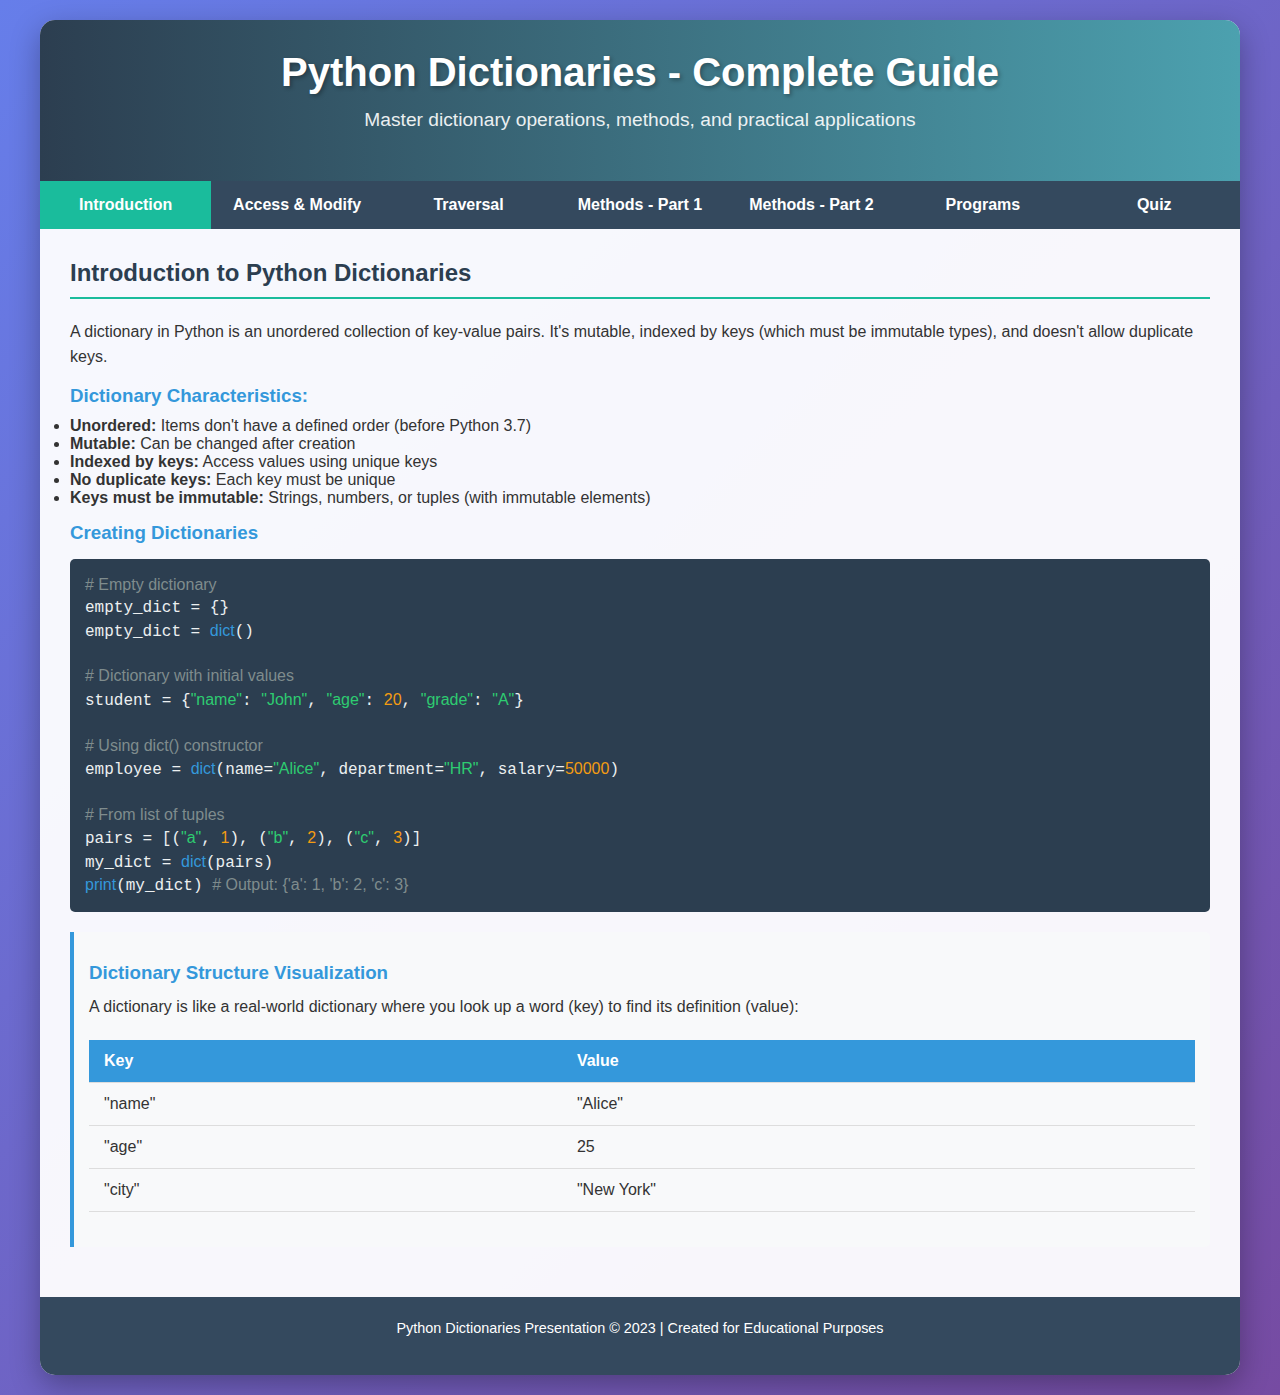
<file: dictionary.html>
<!DOCTYPE html>
<html lang="en">
<head>
    <meta charset="UTF-8">
    <meta name="viewport" content="width=device-width, initial-scale=1.0">
    <title>Python Dictionaries - Complete Guide</title>
    <style>
        * {
            margin: 0;
            padding: 0;
            box-sizing: border-box;
            font-family: 'Segoe UI', Tahoma, Geneva, Verdana, sans-serif;
        }
        
        body {
            background: linear-gradient(135deg, #667eea 0%, #764ba2 100%);
            color: #333;
            min-height: 100vh;
            padding: 20px;
        }
        
        .container {
            max-width: 1200px;
            margin: 0 auto;
            background-color: rgba(255, 255, 255, 0.95);
            border-radius: 15px;
            box-shadow: 0 10px 30px rgba(0, 0, 0, 0.3);
            overflow: hidden;
        }
        
        header {
            background: linear-gradient(to right, #2c3e50, #4ca1af);
            color: white;
            padding: 30px;
            text-align: center;
        }
        
        h1 {
            font-size: 2.5rem;
            margin-bottom: 10px;
            text-shadow: 2px 2px 4px rgba(0, 0, 0, 0.3);
        }
        
        .subtitle {
            font-size: 1.2rem;
            opacity: 0.9;
        }
        
        .nav-container {
            display: flex;
            background-color: #34495e;
            flex-wrap: wrap;
        }
        
        .nav-btn {
            flex: 1;
            min-width: 150px;
            padding: 15px;
            background-color: #34495e;
            color: white;
            border: none;
            cursor: pointer;
            transition: all 0.3s ease;
            font-size: 1rem;
            font-weight: 600;
        }
        
        .nav-btn:hover {
            background-color: #2c3e50;
        }
        
        .nav-btn.active {
            background-color: #1abc9c;
        }
        
        .content {
            padding: 30px;
            min-height: 500px;
        }
        
        .slide {
            display: none;
            animation: fadeIn 0.5s ease;
        }
        
        .slide.active {
            display: block;
        }
        
        @keyframes fadeIn {
            from { opacity: 0; }
            to { opacity: 1; }
        }
        
        h2 {
            color: #2c3e50;
            margin-bottom: 20px;
            padding-bottom: 10px;
            border-bottom: 2px solid #1abc9c;
        }
        
        h3 {
            color: #3498db;
            margin: 15px 0 10px;
        }
        
        p {
            line-height: 1.6;
            margin-bottom: 15px;
        }
        
        .code-block {
            background-color: #2c3e50;
            color: #ecf0f1;
            padding: 15px;
            border-radius: 5px;
            margin: 15px 0;
            overflow-x: auto;
            font-family: 'Courier New', monospace;
            line-height: 1.4;
        }
        
        .code-comment {
            color: #7f8c8d;
        }
        
        .code-keyword {
            color: #e74c3c;
        }
        
        .code-function {
            color: #3498db;
        }
        
        .code-string {
            color: #2ecc71;
        }
        
        .code-var {
            color: #f39c12;
        }
        
        .example-box {
            background-color: #f8f9fa;
            border-left: 4px solid #3498db;
            padding: 15px;
            margin: 20px 0;
            border-radius: 0 5px 5px 0;
        }
        
        .quiz-container {
            background-color: #ecf0f1;
            padding: 20px;
            border-radius: 10px;
            margin-top: 20px;
        }
        
        .question {
            margin-bottom: 15px;
            padding-bottom: 15px;
            border-bottom: 1px solid #bdc3c7;
        }
        
        .options {
            margin-left: 20px;
        }
        
        .option {
            margin: 8px 0;
        }
        
        .explanation {
            background-color: #d5f5e3;
            padding: 10px;
            border-radius: 5px;
            margin-top: 10px;
            display: none;
        }
        
        .btn {
            background-color: #3498db;
            color: white;
            border: none;
            padding: 10px 15px;
            border-radius: 5px;
            cursor: pointer;
            transition: background-color 0.3s;
            font-weight: 600;
            margin: 5px;
        }
        
        .btn:hover {
            background-color: #2980b9;
        }
        
        .btn-success {
            background-color: #2ecc71;
        }
        
        .btn-success:hover {
            background-color: #27ae60;
        }
        
        .btn-danger {
            background-color: #e74c3c;
        }
        
        .btn-danger:hover {
            background-color: #c0392b;
        }
        
        .highlight {
            background-color: #fffacd;
            padding: 2px 5px;
            border-radius: 3px;
        }
        
        .table-container {
            overflow-x: auto;
            margin: 20px 0;
        }
        
        table {
            width: 100%;
            border-collapse: collapse;
        }
        
        th, td {
            padding: 12px 15px;
            text-align: left;
            border-bottom: 1px solid #ddd;
        }
        
        th {
            background-color: #3498db;
            color: white;
        }
        
        tr:hover {
            background-color: #f5f5f5;
        }
        
        .interactive-demo {
            background-color: #f0f8ff;
            border: 1px solid #3498db;
            border-radius: 8px;
            padding: 20px;
            margin: 20px 0;
        }
        
        .demo-controls {
            margin: 15px 0;
        }
        
        .demo-output {
            background-color: #2c3e50;
            color: white;
            padding: 15px;
            border-radius: 5px;
            min-height: 100px;
            font-family: 'Courier New', monospace;
            margin-top: 15px;
        }
        
        input[type="text"], input[type="number"] {
            padding: 8px;
            border: 1px solid #bdc3c7;
            border-radius: 4px;
            margin: 5px;
            width: 200px;
        }
        
        footer {
            text-align: center;
            padding: 20px;
            background-color: #34495e;
            color: white;
            font-size: 0.9rem;
        }
        
        @media (max-width: 768px) {
            .nav-container {
                flex-direction: column;
            }
            
            h1 {
                font-size: 1.8rem;
            }
            
            .nav-btn {
                min-width: 100%;
            }
        }
    </style>
</head>
<body>
    <div class="container">
        <header>
            <h1>Python Dictionaries - Complete Guide</h1>
            <p class="subtitle">Master dictionary operations, methods, and practical applications</p>
        </header>
        
        <div class="nav-container">
            <button class="nav-btn active" onclick="showSlide(0)">Introduction</button>
            <button class="nav-btn" onclick="showSlide(1)">Access & Modify</button>
            <button class="nav-btn" onclick="showSlide(2)">Traversal</button>
            <button class="nav-btn" onclick="showSlide(3)">Methods - Part 1</button>
            <button class="nav-btn" onclick="showSlide(4)">Methods - Part 2</button>
            <button class="nav-btn" onclick="showSlide(5)">Programs</button>
            <button class="nav-btn" onclick="showSlide(6)">Quiz</button>
        </div>
        
        <div class="content">
            <!-- Slide 1: Introduction -->
            <div class="slide active">
                <h2>Introduction to Python Dictionaries</h2>
                <p>A dictionary in Python is an unordered collection of key-value pairs. It's mutable, indexed by keys (which must be immutable types), and doesn't allow duplicate keys.</p>
                
                <h3>Dictionary Characteristics:</h3>
                <ul>
                    <li><strong>Unordered:</strong> Items don't have a defined order (before Python 3.7)</li>
                    <li><strong>Mutable:</strong> Can be changed after creation</li>
                    <li><strong>Indexed by keys:</strong> Access values using unique keys</li>
                    <li><strong>No duplicate keys:</strong> Each key must be unique</li>
                    <li><strong>Keys must be immutable:</strong> Strings, numbers, or tuples (with immutable elements)</li>
                </ul>
                
                <h3>Creating Dictionaries</h3>
                <div class="code-block">
                    <span class="code-comment"># Empty dictionary</span><br>
                    empty_dict = {}<br>
                    empty_dict = <span class="code-function">dict</span>()<br><br>
                    
                    <span class="code-comment"># Dictionary with initial values</span><br>
                    student = {<span class="code-string">"name"</span>: <span class="code-string">"John"</span>, <span class="code-string">"age"</span>: <span class="code-var">20</span>, <span class="code-string">"grade"</span>: <span class="code-string">"A"</span>}<br><br>
                    
                    <span class="code-comment"># Using dict() constructor</span><br>
                    employee = <span class="code-function">dict</span>(name=<span class="code-string">"Alice"</span>, department=<span class="code-string">"HR"</span>, salary=<span class="code-var">50000</span>)<br><br>
                    
                    <span class="code-comment"># From list of tuples</span><br>
                    pairs = [(<span class="code-string">"a"</span>, <span class="code-var">1</span>), (<span class="code-string">"b"</span>, <span class="code-var">2</span>), (<span class="code-string">"c"</span>, <span class="code-var">3</span>)]<br>
                    my_dict = <span class="code-function">dict</span>(pairs)<br>
                    <span class="code-function">print</span>(my_dict)  <span class="code-comment"># Output: {'a': 1, 'b': 2, 'c': 3}</span>
                </div>
                
                <div class="example-box">
                    <h3>Dictionary Structure Visualization</h3>
                    <p>A dictionary is like a real-world dictionary where you look up a word (key) to find its definition (value):</p>
                    <div class="table-container">
                        <table>
                            <tr>
                                <th>Key</th>
                                <th>Value</th>
                            </tr>
                            <tr>
                                <td>"name"</td>
                                <td>"Alice"</td>
                            </tr>
                            <tr>
                                <td>"age"</td>
                                <td>25</td>
                            </tr>
                            <tr>
                                <td>"city"</td>
                                <td>"New York"</td>
                            </tr>
                        </table>
                    </div>
                </div>
            </div>
            
            <!-- Slide 2: Accessing and Modifying Dictionaries -->
            <div class="slide">
                <h2>Accessing and Modifying Dictionaries</h2>
                <p>Dictionaries are mutable, meaning you can change, add, or remove items after creation.</p>
                
                <h3>Accessing Items</h3>
                <div class="code-block">
                    <span class="code-comment"># Accessing using key</span><br>
                    student = {<span class="code-string">"name"</span>: <span class="code-string">"John"</span>, <span class="code-string">"age"</span>: <span class="code-var">20</span>, <span class="code-string">"grade"</span>: <span class="code-string">"A"</span>}<br>
                    <span class="code-function">print</span>(student[<span class="code-string">"name"</span>])   <span class="code-comment"># Output: John</span><br>
                    <span class="code-function">print</span>(student[<span class="code-string">"age"</span>])    <span class="code-comment"># Output: 20</span><br><br>
                    
                    <span class="code-comment"># Using get() method (safer)</span><br>
                    <span class="code-function">print</span>(student.<span class="code-function">get</span>(<span class="code-string">"name"</span>))     <span class="code-comment"># Output: John</span><br>
                    <span class="code-function">print</span>(student.<span class="code-function">get</span>(<span class="code-string">"phone"</span>))    <span class="code-comment"># Output: None</span><br>
                    <span class="code-function">print</span>(student.<span class="code-function">get</span>(<span class="code-string">"phone"</span>, <span class="code-string">"N/A"</span>))  <span class="code-comment"># Output: N/A</span>
                </div>
                
                <h3>Adding and Modifying Items</h3>
                <div class="code-block">
                    <span class="code-comment"># Adding new key-value pair</span><br>
                    student[<span class="code-string">"phone"</span>] = <span class="code-string">"123-456-7890"</span><br>
                    <span class="code-function">print</span>(student)  <span class="code-comment"># Output: {'name': 'John', 'age': 20, 'grade': 'A', 'phone': '123-456-7890'}</span><br><br>
                    
                    <span class="code-comment"># Modifying existing value</span><br>
                    student[<span class="code-string">"age"</span>] = <span class="code-var">21</span><br>
                    <span class="code-function">print</span>(student)  <span class="code-comment"># Output: {'name': 'John', 'age': 21, 'grade': 'A', 'phone': '123-456-7890'}</span><br><br>
                    
                    <span class="code-comment"># Using update() method</span><br>
                    student.<span class="code-function">update</span>({<span class="code-string">"city"</span>: <span class="code-string">"Boston"</span>, <span class="code-string">"grade"</span>: <span class="code-string">"A+"</span>})<br>
                    <span class="code-function">print</span>(student)  <span class="code-comment"># Output includes city and updated grade</span>
                </div>
                
                <div class="interactive-demo">
                    <h3>Interactive Dictionary Demo</h3>
                    <p>Try adding, modifying, and accessing dictionary items:</p>
                    <div class="demo-controls">
                        <input type="text" id="keyInput" placeholder="Enter key">
                        <input type="text" id="valueInput" placeholder="Enter value">
                        <button class="btn btn-success" onclick="addToDemoDict()">Add/Update</button>
                        <button class="btn" onclick="getFromDemoDict()">Get Value</button>
                        <button class="btn btn-danger" onclick="removeFromDemoDict()">Remove Key</button>
                        <button class="btn" onclick="clearDemoDict()">Clear Dictionary</button>
                    </div>
                    <div class="demo-output" id="demoOutput">
                        Current dictionary: {}
                    </div>
                </div>
            </div>
            
            <!-- Slide 3: Traversing Dictionaries -->
            <div class="slide">
                <h2>Traversing Dictionaries</h2>
                <p>You can iterate through dictionaries using various methods to access keys, values, or both.</p>
                
                <h3>Iterating Through Keys</h3>
                <div class="code-block">
                    <span class="code-comment"># Using for loop directly (iterates through keys)</span><br>
                    student = {<span class="code-string">"name"</span>: <span class="code-string">"John"</span>, <span class="code-string">"age"</span>: <span class="code-var">20</span>, <span class="code-string">"grade"</span>: <span class="code-string">"A"</span>}<br>
                    <span class="code-keyword">for</span> key <span class="code-keyword">in</span> student:<br>
                    &nbsp;&nbsp;&nbsp;&nbsp;<span class="code-function">print</span>(key)<br>
                    <span class="code-comment"># Output: name, age, grade</span><br><br>
                    
                    <span class="code-comment"># Using keys() method explicitly</span><br>
                    <span class="code-keyword">for</span> key <span class="code-keyword">in</span> student.<span class="code-function">keys</span>():<br>
                    &nbsp;&nbsp;&nbsp;&nbsp;<span class="code-function">print</span>(key, <span class="code-string">"-"</span>, student[key])<br>
                    <span class="code-comment"># Output: name - John, age - 20, grade - A</span>
                </div>
                
                <h3>Iterating Through Values and Items</h3>
                <div class="code-block">
                    <span class="code-comment"># Iterating through values only</span><br>
                    <span class="code-keyword">for</span> value <span class="code-keyword">in</span> student.<span class="code-function">values</span>():<br>
                    &nbsp;&nbsp;&nbsp;&nbsp;<span class="code-function">print</span>(value)<br>
                    <span class="code-comment"># Output: John, 20, A</span><br><br>
                    
                    <span class="code-comment"># Iterating through key-value pairs</span><br>
                    <span class="code-keyword">for</span> key, value <span class="code-keyword">in</span> student.<span class="code-function">items</span>():<br>
                    &nbsp;&nbsp;&nbsp;&nbsp;<span class="code-function">print</span>(key, <span class="code-string">":"</span>, value)<br>
                    <span class="code-comment"># Output: name : John, age : 20, grade : A</span>
                </div>
                
                <h3>Dictionary Comprehension</h3>
                <div class="code-block">
                    <span class="code-comment"># Creating a new dictionary with comprehension</span><br>
                    numbers = {x: x**2 <span class="code-keyword">for</span> x <span class="code-keyword">in</span> <span class="code-function">range</span>(<span class="code-var">1</span>, <span class="code-var">6</span>)}<br>
                    <span class="code-function">print</span>(numbers)  <span class="code-comment"># Output: {1: 1, 2: 4, 3: 9, 4: 16, 5: 25}</span><br><br>
                    
                    <span class="code-comment"># With conditional</span><br>
                    even_squares = {x: x**2 <span class="code-keyword">for</span> x <span class="code-keyword">in</span> <span class="code-function">range</span>(<span class="code-var">1</span>, <span class="code-var">11</span>) <span class="code-keyword">if</span> x % <span class="code-var">2</span> == <span class="code-var">0</span>}<br>
                    <span class="code-function">print</span>(even_squares)  <span class="code-comment"># Output: {2: 4, 4: 16, 6: 36, 8: 64, 10: 100}</span>
                </div>
            </div>
            
            <!-- Slide 4: Dictionary Methods - Part 1 -->
            <div class="slide">
                <h2>Dictionary Methods - Part 1</h2>
                <p>Python provides several built-in methods to work with dictionaries efficiently.</p>
                
                <h3>Basic Methods</h3>
                <div class="code-block">
                    <span class="code-comment"># len() - returns number of key-value pairs</span><br>
                    student = {<span class="code-string">"name"</span>: <span class="code-string">"John"</span>, <span class="code-string">"age"</span>: <span class="code-var">20</span>, <span class="code-string">"grade"</span>: <span class="code-string">"A"</span>}<br>
                    <span class="code-function">print</span>(<span class="code-function">len</span>(student))  <span class="code-comment"># Output: 3</span><br><br>
                    
                    <span class="code-comment"># keys() - returns view of all keys</span><br>
                    <span class="code-function">print</span>(student.<span class="code-function">keys</span>())   <span class="code-comment"># Output: dict_keys(['name', 'age', 'grade'])</span><br><br>
                    
                    <span class="code-comment"># values() - returns view of all values</span><br>
                    <span class="code-function">print</span>(student.<span class="code-function">values</span>()) <span class="code-comment"># Output: dict_values(['John', 20, 'A'])</span><br><br>
                    
                    <span class="code-comment"># items() - returns view of all key-value pairs</span><br>
                    <span class="code-function">print</span>(student.<span class="code-function">items</span>())  <span class="code-comment"># Output: dict_items([('name', 'John'), ('age', 20), ('grade', 'A')])</span>
                </div>
                
                <h3>Retrieval Methods</h3>
                <div class="code-block">
                    <span class="code-comment"># get() - returns value for key, or default if key doesn't exist</span><br>
                    <span class="code-function">print</span>(student.<span class="code-function">get</span>(<span class="code-string">"name"</span>))        <span class="code-comment"># Output: John</span><br>
                    <span class="code-function">print</span>(student.<span class="code-function">get</span>(<span class="code-string">"phone"</span>))       <span class="code-comment"># Output: None</span><br>
                    <span class="code-function">print</span>(student.<span class="code-function">get</span>(<span class="code-string">"phone"</span>, <span class="code-string">"N/A"</span>)) <span class="code-comment"># Output: N/A</span><br><br>
                    
                    <span class="code-comment"># setdefault() - returns value if key exists, else sets key to default and returns it</span><br>
                    <span class="code-function">print</span>(student.<span class="code-function">setdefault</span>(<span class="code-string">"name"</span>, <span class="code-string">"Unknown"</span>))  <span class="code-comment"># Output: John (key exists)</span><br>
                    <span class="code-function">print</span>(student.<span class="code-function">setdefault</span>(<span class="code-string">"city"</span>, <span class="code-string">"Unknown"</span>)) <span class="code-comment"># Output: Unknown (key added)</span><br>
                    <span class="code-function">print</span>(student)  <span class="code-comment"># Now includes 'city': 'Unknown'</span>
                </div>
                
                <div class="example-box">
                    <h3>Method Summary - Part 1</h3>
                    <div class="table-container">
                        <table>
                            <tr>
                                <th>Method</th>
                                <th>Description</th>
                            </tr>
                            <tr>
                                <td>len(d)</td>
                                <td>Returns the number of items in dictionary d</td>
                            </tr>
                            <tr>
                                <td>d.keys()</td>
                                <td>Returns a view of all keys in d</td>
                            </tr>
                            <tr>
                                <td>d.values()</td>
                                <td>Returns a view of all values in d</td>
                            </tr>
                            <tr>
                                <td>d.items()</td>
                                <td>Returns a view of all key-value pairs in d</td>
                            </tr>
                            <tr>
                                <td>d.get(key, default)</td>
                                <td>Returns value for key, or default if key doesn't exist</td>
                            </tr>
                            <tr>
                                <td>d.setdefault(key, default)</td>
                                <td>Returns value if key exists, else sets key=default and returns it</td>
                            </tr>
                        </table>
                    </div>
                </div>
            </div>
            
            <!-- Slide 5: Dictionary Methods - Part 2 -->
            <div class="slide">
                <h2>Dictionary Methods - Part 2</h2>
                <p>More advanced dictionary methods for modification and utility operations.</p>
                
                <h3>Modification Methods</h3>
                <div class="code-block">
                    <span class="code-comment"># update() - adds or updates multiple key-value pairs</span><br>
                    student = {<span class="code-string">"name"</span>: <span class="code-string">"John"</span>, <span class="code-string">"age"</span>: <span class="code-var">20</span>}<br>
                    student.<span class="code-function">update</span>({<span class="code-string">"age"</span>: <span class="code-var">21</span>, <span class="code-string">"grade"</span>: <span class="code-string">"A"</span>, <span class="code-string">"city"</span>: <span class="code-string">"Boston"</span>})<br>
                    <span class="code-function">print</span>(student)  <span class="code-comment"># Output: {'name': 'John', 'age': 21, 'grade': 'A', 'city': 'Boston'}</span><br><br>
                    
                    <span class="code-comment"># pop() - removes specified key and returns its value</span><br>
                    age = student.<span class="code-function">pop</span>(<span class="code-string">"age"</span>)<br>
                    <span class="code-function">print</span>(age)      <span class="code-comment"># Output: 21</span><br>
                    <span class="code-function">print</span>(student)  <span class="code-comment"># age key removed</span><br><br>
                    
                    <span class="code-comment"># popitem() - removes and returns last inserted key-value pair</span><br>
                    last_item = student.<span class="code-function">popitem</span>()<br>
                    <span class="code-function">print</span>(last_item) <span class="code-comment"># Output: ('city', 'Boston')</span><br>
                    <span class="code-function">print</span>(student)    <span class="code-comment"># city key removed</span>
                </div>
                
                <h3>Utility Methods</h3>
                <div class="code-block">
                    <span class="code-comment"># copy() - returns a shallow copy of the dictionary</span><br>
                    original = {<span class="code-string">"a"</span>: <span class="code-var">1</span>, <span class="code-string">"b"</span>: <span class="code-var">2</span>}<br>
                    copied = original.<span class="code-function">copy</span>()<br>
                    copied[<span class="code-string">"c"</span>] = <span class="code-var">3</span><br>
                    <span class="code-function">print</span>(original)  <span class="code-comment"># Output: {'a': 1, 'b': 2}</span><br>
                    <span class="code-function">print</span>(copied)    <span class="code-comment"># Output: {'a': 1, 'b': 2, 'c': 3}</span><br><br>
                    
                    <span class="code-comment"># clear() - removes all items from the dictionary</span><br>
                    student.<span class="code-function">clear</span>()<br>
                    <span class="code-function">print</span>(student)  <span class="code-comment"># Output: {}</span><br><br>
                    
                    <span class="code-comment"># fromkeys() - creates a new dictionary with keys from sequence and values set to value</span><br>
                    keys = [<span class="code-string">"name"</span>, <span class="code-string">"age"</span>, <span class="code-string">"city"</span>]<br>
                    new_dict = <span class="code-function">dict</span>.<span class="code-function">fromkeys</span>(keys, <span class="code-string">"unknown"</span>)<br>
                    <span class="code-function">print</span>(new_dict)  <span class="code-comment"># Output: {'name': 'unknown', 'age': 'unknown', 'city': 'unknown'}</span>
                </div>
                
                <h3>Using max(), min(), sorted() with Dictionaries</h3>
                <div class="code-block">
                    <span class="code-comment"># Working with numeric dictionaries</span><br>
                    scores = {<span class="code-string">"Alice"</span>: <span class="code-var">85</span>, <span class="code-string">"Bob"</span>: <span class="code-var">92</span>, <span class="code-string">"Charlie"</span>: <span class="code-var">78</span>, <span class="code-string">"Diana"</span>: <span class="code-var">95</span>}<br><br>
                    
                    <span class="code-comment"># max() and min() with keys</span><br>
                    <span class="code-function">print</span>(<span class="code-function">max</span>(scores))          <span class="code-comment"># Output: Diana (max key alphabetically)</span><br>
                    <span class="code-function">print</span>(<span class="code-function">min</span>(scores))          <span class="code-comment"># Output: Alice (min key alphabetically)</span><br>
                    <span class="code-function">print</span>(<span class="code-function">max</span>(scores.<span class="code-function">values</span>())) <span class="code-comment"># Output: 95 (max value)</span><br>
                    <span class="code-function">print</span>(<span class="code-function">min</span>(scores.<span class="code-function">values</span>())) <span class="code-comment"># Output: 78 (min value)</span><br><br>
                    
                    <span class="code-comment"># sorted() with dictionaries</span><br>
                    <span class="code-function">print</span>(<span class="code-function">sorted</span>(scores))                 <span class="code-comment"># Output: ['Alice', 'Bob', 'Charlie', 'Diana']</span><br>
                    <span class="code-function">print</span>(<span class="code-function">sorted</span>(scores.<span class="code-function">items</span>()))          <span class="code-comment"># Output: sorted by keys</span><br>
                    <span class="code-function">print</span>(<span class="code-function">sorted</span>(scores.<span class="code-function">items</span>(), key=<span class="code-keyword">lambda</span> x: x[<span class="code-var">1</span>])) <span class="code-comment"># Output: sorted by values</span>
                </div>
            </div>
            
            <!-- Slide 6: Practical Programs -->
            <div class="slide">
                <h2>Practical Dictionary Programs</h2>
                <p>Let's implement some practical programs using dictionaries.</p>
                
                <h3>Program 1: Character Frequency Counter</h3>
                <div class="code-block">
                    <span class="code-keyword">def</span> <span class="code-function">count_characters</span>(text):<br>
                    &nbsp;&nbsp;&nbsp;&nbsp;<span class="code-comment"># Initialize an empty dictionary</span><br>
                    &nbsp;&nbsp;&nbsp;&nbsp;char_count = {}<br>
                    &nbsp;&nbsp;&nbsp;&nbsp;<br>
                    &nbsp;&nbsp;&nbsp;&nbsp;<span class="code-comment"># Count each character</span><br>
                    &nbsp;&nbsp;&nbsp;&nbsp;<span class="code-keyword">for</span> char <span class="code-keyword">in</span> text:<br>
                    &nbsp;&nbsp;&nbsp;&nbsp;&nbsp;&nbsp;&nbsp;&nbsp;<span class="code-comment"># Ignore spaces if needed</span><br>
                    &nbsp;&nbsp;&nbsp;&nbsp;&nbsp;&nbsp;&nbsp;&nbsp;<span class="code-keyword">if</span> char != <span class="code-string">' '</span>:<br>
                    &nbsp;&nbsp;&nbsp;&nbsp;&nbsp;&nbsp;&nbsp;&nbsp;&nbsp;&nbsp;&nbsp;&nbsp;char_count[char] = char_count.<span class="code-function">get</span>(char, <span class="code-var">0</span>) + <span class="code-var">1</span><br>
                    &nbsp;&nbsp;&nbsp;&nbsp;<br>
                    &nbsp;&nbsp;&nbsp;&nbsp;<span class="code-keyword">return</span> char_count<br><br>
                    
                    <span class="code-comment"># Test the function</span><br>
                    text = <span class="code-string">"hello world"</span><br>
                    result = <span class="code-function">count_characters</span>(text)<br>
                    <span class="code-function">print</span>(<span class="code-string">"Character frequencies:"</span>, result)<br>
                    <span class="code-comment"># Output: {'h': 1, 'e': 1, 'l': 3, 'o': 2, 'w': 1, 'r': 1, 'd': 1}</span>
                </div>
                
                <h3>Program 2: Employee Management System</h3>
                <div class="code-block">
                    <span class="code-comment"># Create employee dictionary</span><br>
                    employees = {<br>
                    &nbsp;&nbsp;&nbsp;&nbsp;<span class="code-string">"E001"</span>: {<span class="code-string">"name"</span>: <span class="code-string">"Alice Johnson"</span>, <span class="code-string">"salary"</span>: <span class="code-var">50000</span>, <span class="code-string">"department"</span>: <span class="code-string">"HR"</span>},<br>
                    &nbsp;&nbsp;&nbsp;&nbsp;<span class="code-string">"E002"</span>: {<span class="code-string">"name"</span>: <span class="code-string">"Bob Smith"</span>, <span class="code-string">"salary"</span>: <span class="code-var">75000</span>, <span class="code-string">"department"</span>: <span class="code-string">"Engineering"</span>},<br>
                    &nbsp;&nbsp;&nbsp;&nbsp;<span class="code-string">"E003"</span>: {<span class="code-string">"name"</span>: <span class="code-string">"Charlie Brown"</span>, <span class="code-string">"salary"</span>: <span class="code-var">60000</span>, <span class="code-string">"department"</span>: <span class="code-string">"Marketing"</span>}<br>
                    }<br><br>
                    
                    <span class="code-comment"># Access employee information</span><br>
                    <span class="code-function">print</span>(<span class="code-string">"Employee E002:"</span>, employees[<span class="code-string">"E002"</span>])<br>
                    <span class="code-function">print</span>(<span class="code-string">"Bob's salary:"</span>, employees[<span class="code-string">"E002"</span>][<span class="code-string">"salary"</span>])<br><br>
                    
                    <span class="code-comment"># Add new employee</span><br>
                    employees[<span class="code-string">"E004"</span>] = {<span class="code-string">"name"</span>: <span class="code-string">"Diana Prince"</span>, <span class="code-string">"salary"</span>: <span class="code-var">80000</span>, <span class="code-string">"department"</span>: <span class="code-string">"Engineering"</span>}<br><br>
                    
                    <span class="code-comment"># Give raise to an employee</span><br>
                    employees[<span class="code-string">"E001"</span>][<span class="code-string">"salary"</span>] = <span class="code-var">55000</span><br><br>
                    
                    <span class="code-comment"># Display all employees</span><br>
                    <span class="code-function">print</span>(<span class="code-string">"\nAll Employees:"</span>)<br>
                    <span class="code-keyword">for</span> emp_id, details <span class="code-keyword">in</span> employees.<span class="code-function">items</span>():<br>
                    &nbsp;&nbsp;&nbsp;&nbsp;<span class="code-function">print</span>(<span class="code-string">f"</span>{emp_id}<span class="code-string">: </span>{details[<span class="code-string">'name'</span>]}<span class="code-string"> - </span>{details[<span class="code-string">'department'</span>]}<span class="code-string"> - $</span>{details[<span class="code-string">'salary'</span>]}<span class="code-string">"</span>)
                </div>
                
                <div class="interactive-demo">
                    <h3>Try It Yourself: Character Counter</h3>
                    <p>Enter text to see character frequencies:</p>
                    <div class="demo-controls">
                        <input type="text" id="textInput" placeholder="Enter text here" style="width: 300px;">
                        <button class="btn btn-success" onclick="countChars()">Count Characters</button>
                    </div>
                    <div class="demo-output" id="charOutput">
                        Character frequencies will appear here
                    </div>
                </div>
            </div>
            
            <!-- Slide 7: Quiz -->
            <div class="slide">
                <h2>Test Your Dictionary Knowledge</h2>
                <p>Answer these questions to check your understanding of Python dictionaries.</p>
                
                <div class="quiz-container">
                    <div class="question">
                        <p><strong>1. Which of the following is a valid dictionary creation in Python?</strong></p>
                        <div class="options">
                            <div class="option"><input type="radio" name="q1" value="a"> a) dict = [1: 'a', 2: 'b']</div>
                            <div class="option"><input type="radio" name="q1" value="b"> b) dict = {1: 'a', 2: 'b'}</div>
                            <div class="option"><input type="radio" name="q1" value="c"> c) dict = (1: 'a', 2: 'b')</div>
                            <div class="option"><input type="radio" name="q1" value="d"> d) dict = \<1: 'a', 2: 'b'\></div>
                        </div>
                        <button class="btn" onclick="checkAnswer(1)">Check Answer</button>
                        <div class="explanation" id="explanation1">
                            <p><strong>Correct Answer: b) dict = {1: 'a', 2: 'b'}</strong><br>
                            Dictionaries are created using curly braces {} with key:value pairs separated by commas.</p>
                        </div>
                    </div>
                    
                    <div class="question">
                        <p><strong>2. What will be the output of the following code?<br>my_dict = {'a': 1, 'b': 2}<br>print(my_dict.get('c', 0))</strong></p>
                        <div class="options">
                            <div class="option"><input type="radio" name="q2" value="a"> a) KeyError</div>
                            <div class="option"><input type="radio" name="q2" value="b"> b) None</div>
                            <div class="option"><input type="radio" name="q2" value="c"> c) 0</div>
                            <div class="option"><input type="radio" name="q2" value="d"> d) False</div>
                        </div>
                        <button class="btn" onclick="checkAnswer(2)">Check Answer</button>
                        <div class="explanation" id="explanation2">
                            <p><strong>Correct Answer: c) 0</strong><br>
                            The get() method returns the default value (0) when the key is not found in the dictionary.</p>
                        </div>
                    </div>
                    
                    <div class="question">
                        <p><strong>3. Which method removes all items from a dictionary?</strong></p>
                        <div class="options">
                            <div class="option"><input type="radio" name="q3" value="a"> a) remove()</div>
                            <div class="option"><input type="radio" name="q3" value="b"> b) delete()</div>
                            <div class="option"><input type="radio" name="q3" value="c"> c) clear()</div>
                            <div class="option"><input type="radio" name="q3" value="d"> d) purge()</div>
                        </div>
                        <button class="btn" onclick="checkAnswer(3)">Check Answer</button>
                        <div class="explanation" id="explanation3">
                            <p><strong>Correct Answer: c) clear()</strong><br>
                            The clear() method removes all items from the dictionary, leaving it empty.</p>
                        </div>
                    </div>
                    
                    <div class="question">
                        <p><strong>4. What does the popitem() method do?</strong></p>
                        <div class="options">
                            <div class="option"><input type="radio" name="q4" value="a"> a) Removes a random item</div>
                            <div class="option"><input type="radio" name="q4" value="b"> b) Removes the first item</div>
                            <div class="option"><input type="radio" name="q4" value="c"> c) Removes the last inserted item</div>
                            <div class="option"><input type="radio" name="q4" value="d"> d) Removes all items</div>
                        </div>
                        <button class="btn" onclick="checkAnswer(4)">Check Answer</button>
                        <div class="explanation" id="explanation4">
                            <p><strong>Correct Answer: c) Removes the last inserted item</strong><br>
                            popitem() removes and returns the last inserted (key, value) pair as a tuple.</p>
                        </div>
                    </div>
                    
                    <div class="question">
                        <p><strong>5. Which of these is NOT a valid dictionary key?</strong></p>
                        <div class="options">
                            <div class="option"><input type="radio" name="q5" value="a"> a) "name"</div>
                            <div class="option"><input type="radio" name="q5" value="b"> b) 123</div>
                            <div class="option"><input type="radio" name="q5" value="c"> c) [1, 2, 3]</div>
                            <div class="option"><input type="radio" name="q5" value="d"> d) ("a", "b")</div>
                        </div>
                        <button class="btn" onclick="checkAnswer(5)">Check Answer</button>
                        <div class="explanation" id="explanation5">
                            <p><strong>Correct Answer: c) [1, 2, 3]</strong><br>
                            Dictionary keys must be immutable. Lists are mutable and cannot be used as dictionary keys.</p>
                        </div>
                    </div>
                </div>
            </div>
        </div>
        
        <footer>
            <p>Python Dictionaries Presentation &copy; 2023 | Created for Educational Purposes</p>
        </footer>
    </div>

    <script>
        // Global demo dictionary
        let demoDict = {};
        let demoOutput = document.getElementById('demoOutput');
        
        // Navigation functionality
        function showSlide(slideIndex) {
            // Hide all slides
            const slides = document.querySelectorAll('.slide');
            slides.forEach(slide => {
                slide.classList.remove('active');
            });
            
            // Show selected slide
            slides[slideIndex].classList.add('active');
            
            // Update active nav button
            const navButtons = document.querySelectorAll('.nav-btn');
            navButtons.forEach((button, index) => {
                if (index === slideIndex) {
                    button.classList.add('active');
                } else {
                    button.classList.remove('active');
                }
            });
        }
        
        // Interactive dictionary functions
        function addToDemoDict() {
            const key = document.getElementById('keyInput').value;
            const value = document.getElementById('valueInput').value;
            
            if (key) {
                demoDict[key] = value;
                updateDemoOutput();
                document.getElementById('keyInput').value = '';
                document.getElementById('valueInput').value = '';
            } else {
                alert('Please enter a key');
            }
        }
        
        function getFromDemoDict() {
            const key = document.getElementById('keyInput').value;
            if (key) {
                const value = demoDict[key] !== undefined ? demoDict[key] : 'Key not found';
                demoOutput.innerHTML = `Value for "${key}": ${value}<br>Current dictionary: ${JSON.stringify(demoDict)}`;
            } else {
                alert('Please enter a key');
            }
        }
        
        function removeFromDemoDict() {
            const key = document.getElementById('keyInput').value;
            if (key && demoDict[key] !== undefined) {
                delete demoDict[key];
                updateDemoOutput();
                document.getElementById('keyInput').value = '';
            } else {
                alert('Key not found in dictionary');
            }
        }
        
        function clearDemoDict() {
            demoDict = {};
            updateDemoOutput();
        }
        
        function updateDemoOutput() {
            demoOutput.innerHTML = `Current dictionary: ${JSON.stringify(demoDict)}`;
        }
        
        // Character counter function
        function countChars() {
            const text = document.getElementById('textInput').value;
            if (!text) {
                document.getElementById('charOutput').innerHTML = 'Please enter some text';
                return;
            }
            
            const charCount = {};
            for (let char of text) {
                if (char !== ' ') {
                    charCount[char] = (charCount[char] || 0) + 1;
                }
            }
            
            let output = 'Character frequencies:<br>';
            for (let char in charCount) {
                output += `${char}: ${charCount[char]}<br>`;
            }
            
            document.getElementById('charOutput').innerHTML = output;
        }
        
        // Quiz functionality
        function checkAnswer(questionNum) {
            const correctAnswers = {
                1: 'b',
                2: 'c',
                3: 'c',
                4: 'c',
                5: 'c'
            };
            
            const selectedOption = document.querySelector(`input[name="q${questionNum}"]:checked`);
            const explanation = document.getElementById(`explanation${questionNum}`);
            
            if (selectedOption) {
                if (selectedOption.value === correctAnswers[questionNum]) {
                    explanation.innerHTML = `<p><strong style="color: green;">Correct!</strong> ${explanation.innerHTML.split('<strong>')[1]}`;
                } else {
                    explanation.innerHTML = `<p><strong style="color: red;">Incorrect.</strong> ${explanation.innerHTML.split('<strong>')[1]}`;
                }
                explanation.style.display = 'block';
            } else {
                alert('Please select an answer!');
            }
        }
    </script>
</body>
</html>
</file>
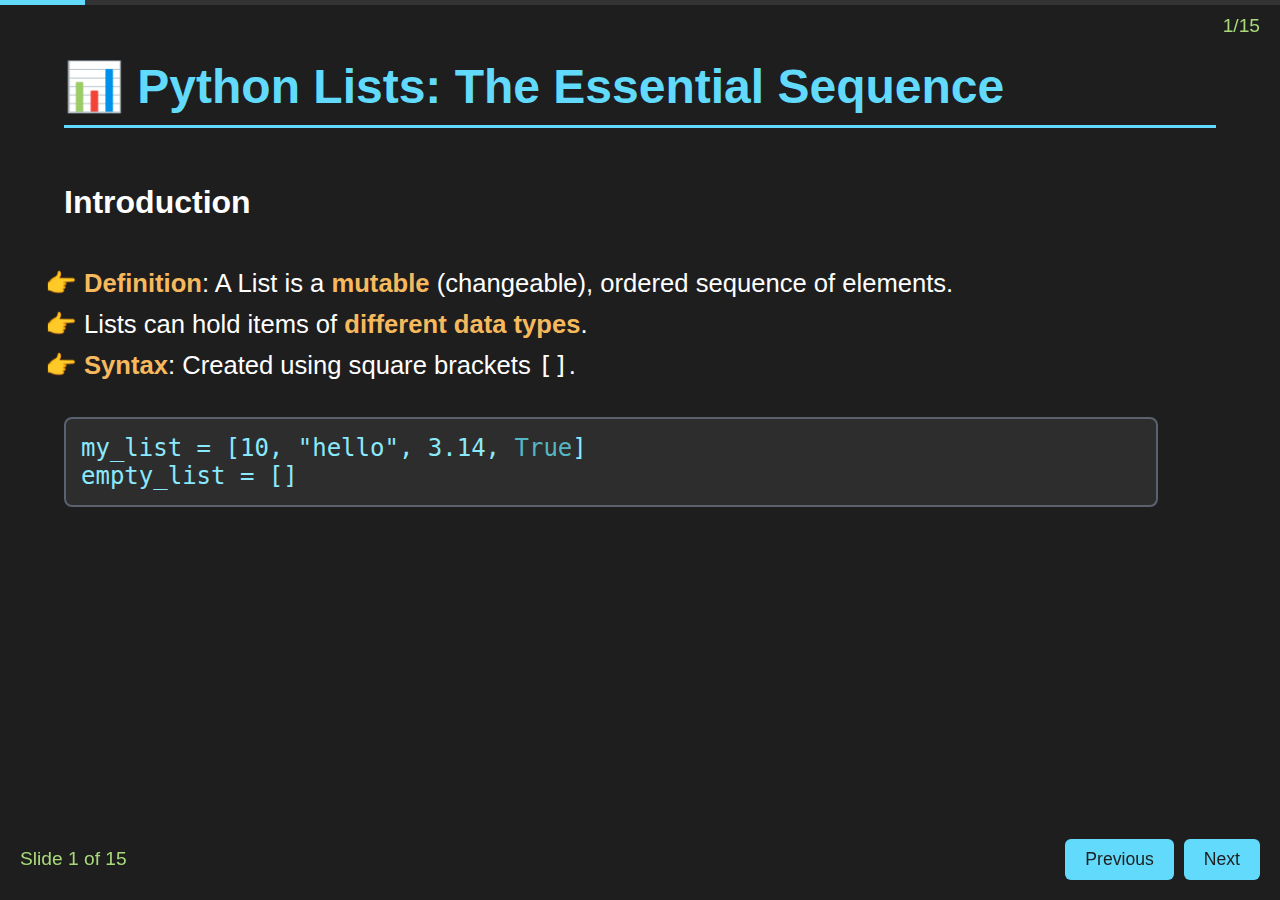
<file: list.html>
<!DOCTYPE html>
<html lang="en">
<head>
    <meta charset="UTF-8">
    <meta name="viewport" content="width=device-width, initial-scale=1.0">
    <title>Python Lists Presentation (Responsive Code Boxes)</title>
    <style>
        /* General Body and Layout */
        body {
            font-family: 'Segoe UI', Tahoma, Geneva, Verdana, sans-serif;
            margin: 0;
            padding: 0;
            background-color: #1e1e1e;
            color: #ffffff;
            overflow: hidden; 
        }

        /* Slide Definition */
        .slide {
            height: 100vh;
            width: 100vw;
            display: none; 
            flex-direction: column;
            justify-content: flex-start;
            align-items: flex-start;
            padding: 2% 5%; 
            box-sizing: border-box;
            position: absolute; 
            top: 0;
            left: 0;
            opacity: 0;
            transition: opacity 0.5s ease-in-out;
            overflow-y: auto;
        }

        /* Active Slide */
        .slide.active {
            display: flex;
            opacity: 1;
        }

        /* Slide Headings and Text */
        .slide h1 {
            color: #61dafb; 
            font-size: clamp(1.8em, 4vw, 3em);
            margin-bottom: 0.5em;
            border-bottom: 3px solid #61dafb;
            padding-bottom: 10px;
            width: 100%;
        }
        .slide h2 {
            color: #ffffff;
            font-size: clamp(1.5em, 3vw, 2em);
            margin-top: 1em; 
            width: 100%;
        }
        .slide h3 {
            color: #a9d97a; 
            font-size: clamp(1.2em, 2.5vw, 1.6em);
            margin-top: 1em; 
            width: 100%;
        }
        .slide p, .slide li {
            font-size: clamp(1em, 2.5vw, 1.6em);
            line-height: 1.6;
            width: 100%;
        }
        .slide strong {
            color: #f7b95d; 
        }

        /* Code Block Styling (Responsive) */
        .code-block {
            background-color: #2d2d2d; 
            padding: 15px; 
            border-radius: 8px;
            font-family: 'Consolas', 'Courier New', monospace;
            margin: 15px 0; 
            width: 95%;
            max-width: 100%;
            display: block;
            box-sizing: border-box;
            overflow-x: auto;
            border: 2px solid #5a6270;
            font-size: clamp(0.9em, 2vw, 1.5em);
            color: #8be9fd;
            white-space: pre;
            tab-size: 4;
            -moz-tab-size: 4;
        }
        .code-block code {
            display: block;
            white-space: pre;
        }
        .code-block span { 
            color: #56b6c2; 
        }

        /* Lists */
        .slide ul {
            list-style-type: '👉 ';
            padding-left: 20px;
            width: 100%;
        }

        /* Navigation Buttons and Footer */
        .nav-controls {
            position: fixed;
            bottom: 20px;
            right: 20px;
            z-index: 100;
            display: flex;
            gap: 10px;
        }
        .nav-controls button {
            background-color: #61dafb;
            color: #1e1e1e;
            border: none;
            padding: 10px 20px; 
            border-radius: 6px;
            cursor: pointer;
            font-size: clamp(0.9em, 2vw, 1.1em);
            transition: background-color 0.3s;
        }
        .nav-controls button:hover {
            background-color: #4ec1e0;
        }
        #slide-indicator {
            position: fixed;
            bottom: 30px;
            left: 20px;
            font-size: clamp(0.9em, 2vw, 1.2em);
            color: #a9d97a;
        }
        
        /* Progress Bar */
        .progress-container {
            position: fixed;
            top: 0;
            left: 0;
            width: 100%;
            height: 5px;
            background-color: #333;
            z-index: 101;
        }
        
        .progress-bar {
            height: 100%;
            background-color: #61dafb;
            width: 0%;
            transition: width 0.3s ease;
        }
        
        /* Slide Counter */
        .slide-counter {
            position: fixed;
            top: 15px;
            right: 20px;
            font-size: clamp(0.9em, 2vw, 1.2em);
            color: #a9d97a;
            z-index: 102;
        }
        
        /* Table Styling */
        table {
            width: 95%;
            border-collapse: collapse;
            margin: 15px 0;
            font-size: clamp(0.8em, 2vw, 1.4em);
            overflow-x: auto;
            display: block;
        }
        
        th, td {
            border: 1px solid #5a6270;
            padding: 10px;
            text-align: left;
        }
        
        th {
            background-color: #2d2d2d;
            color: #61dafb;
        }
        
        tr:nth-child(even) {
            background-color: #252525;
        }
        
        /* Quiz Styling */
        .quiz-question {
            background-color: #2d2d2d;
            padding: 15px;
            border-radius: 8px;
            margin: 15px 0;
            width: 95%;
        }
        
        .quiz-options {
            list-style-type: none;
            padding-left: 0;
        }
        
        .quiz-options li {
            margin: 8px 0;
            padding: 8px;
            background-color: #3a3a3a;
            border-radius: 5px;
            cursor: pointer;
            transition: background-color 0.3s;
            font-size: clamp(0.9em, 2vw, 1.4em);
        }
        
        .quiz-options li:hover {
            background-color: #4a4a4a;
        }
        
        .quiz-options li.correct {
            background-color: #2d7a2d;
        }
        
        .quiz-options li.incorrect {
            background-color: #7a2d2d;
        }
        
        .quiz-feedback {
            margin-top: 10px;
            font-weight: bold;
            font-size: clamp(0.9em, 2vw, 1.4em);
        }
        
        /* Mobile-specific adjustments */
        @media (max-width: 768px) {
            .slide {
                padding: 10% 5%;
                justify-content: flex-start;
            }
            
            .code-block {
                padding: 10px;
                width: 100%;
                font-size: 0.9em;
            }
            
            .nav-controls {
                bottom: 10px;
                right: 10px;
            }
            
            #slide-indicator {
                bottom: 20px;
                left: 10px;
            }
        }
        
        @media (max-width: 480px) {
            .slide {
                padding: 15% 5%;
            }
            
            .code-block {
                font-size: 0.8em;
                padding: 8px;
            }
            
            .nav-controls button {
                padding: 8px 15px;
            }
        }
    </style>
</head>
<body>
    <div class="progress-container">
        <div class="progress-bar" id="progress-bar"></div>
    </div>
    
    <div class="slide-counter" id="slide-counter"></div>

    <div class="slide active" data-slide-num="1">
        <h1>📊 Python Lists: The Essential Sequence</h1>
        <h2>Introduction</h2>
        <ul>
            <li><strong>Definition</strong>: A List is a <strong>mutable</strong> (changeable), ordered sequence of elements.</li>
            <li>Lists can hold items of <strong>different data types</strong>.</li>
            <li><strong>Syntax</strong>: Created using square brackets <code>[]</code>.</li>
        </ul>
        <div class="code-block"><code>my_list = [10, "hello", 3.14, <span>True</span>]
empty_list = []</code></div>
    </div>

    <div class="slide" data-slide-num="2">
        <h1>🔢 Indexing and Slicing</h1>
        <h2>Accessing Elements</h2>
        <ul>
            <li><strong>Indexing</strong>: Access elements using non-negative (from start) or negative (from end) integers.</li>
            <li><strong>Slicing</strong>: Extracts a sub-list: <code>list[start:stop:step]</code>.</li>
        </ul>
        <div class="code-block"><code>L = ['A', 'B', 'C', 'D']
print(L[1])       <span># Output: B</span>
print(L[-1])      <span># Output: D</span>
print(L[1:3])     <span># Output: ['B', 'C']</span></code></div>
        
        <h3>Index Reference Table</h3>
        <table>
            <tr>
                <th>Index</th>
                <th>Element</th>
                <th>Negative Index</th>
            </tr>
            <tr>
                <td>0</td>
                <td>'A'</td>
                <td>-4</td>
            </tr>
            <tr>
                <td>1</td>
                <td>'B'</td>
                <td>-3</td>
            </tr>
            <tr>
                <td>2</td>
                <td>'C'</td>
                <td>-2</td>
            </tr>
            <tr>
                <td>3</td>
                <td>'D'</td>
                <td>-1</td>
            </tr>
        </table>
    </div>
    
    <div class="slide" data-slide-num="3">
        <h1>➕ Basic List Operations</h1>
        <h2>Concatenation, Repetition, and Membership</h2>
        <ul>
            <li><strong>Concatenation (+)</strong>: Combines two lists.</li>
            <li><strong>Repetition (*)</strong>: Repeats the list elements.</li>
            <li><strong>Membership (in)</strong>: Checks if an element exists in the list.</li>
        </ul>
        <div class="code-block"><code>L1 = [1, 2]; L2 = [3, 4]
print(L1 + L2)       <span># Output: [1, 2, 3, 4]</span>
print(['a'] * 3)     <span># Output: ['a', 'a', 'a']</span>
print(2 <span>in</span> L1)       <span># Output: True</span></code></div>
    </div>

    <div class="slide" data-slide-num="4">
        <h1>🚶 Traversal using Loops</h1>
        <h2>Iterating Through List Elements</h2>
        <p>The <code>for...in</code> loop is the most common way to process every element in a list.</p>
        <div class="code-block"><code>my_numbers = [1, 5, 8]
<span>for</span> item <span>in</span> my_numbers:
    print(item * 2) 
<span># Output: 2, 10, 16 (on separate lines)</span></code></div>
        
        <h3>Alternative: Using enumerate()</h3>
        <div class="code-block"><code>my_numbers = [1, 5, 8]
<span>for</span> index, value <span>in</span> enumerate(my_numbers):
    print(f"Index {index}: {value}")</code></div>
    </div>

    <div class="slide" data-slide-num="5">
        <h1>🔗 Built-in Functions</h1>
        <h2>General Utility and Conversion</h2>
        <ul>
            <li><strong>len(list)</strong>: Returns the number of elements in the list.</li>
            <li><strong>list(iterable)</strong>: Converts an iterable (like a tuple) into a list.</li>
        </ul>
        <div class="code-block"><code>data = (1, 2, 3) <span># tuple</span>
L = list(data)
print(len(L)) <span># Output: 3</span>
print(L) <span># Output: [1, 2, 3]</span></code></div>
    </div>

    <div class="slide" data-slide-num="6">
        <h1>📈 Built-in Functions (Statistics)</h1>
        <h2>Statistical Calculations</h2>
        <p>These functions operate only on lists containing <strong>numeric values</strong>.</p>
        <ul>
            <li><strong>min(list)</strong>: Finds the minimum element.</li>
            <li><strong>max(list)</strong>: Finds the maximum element.</li>
            <li><strong>sum(list)</strong>: Calculates the sum of all elements.</li>
        </ul>
        <div class="code-block"><code>scores = [85, 92, 78, 95]
print(f"Max: {max(scores)}, Min: {min(scores)}")
print(f"Sum: {sum(scores)}")</code></div>
    </div>

    <div class="slide" data-slide-num="7">
        <h1>➕ Mutator Methods: Adding Elements</h1>
        <p>These methods modify the list <strong>in place</strong>.</p>
        
        <h2><code>append()</code>, <code>extend()</code>, <code>insert()</code></h2>
        <ul>
            <li><strong>append(element)</strong>: Adds <strong>one</strong> item to the end.</li>
            <li><strong>extend(iterable)</strong>: Adds <strong>all</strong> items from an iterable to the end.</li>
            <li><strong>insert(index, element)</strong>: Inserts an item at a specific position.</li>
        </ul>
        <div class="code-block"><code>L = [10]
L.append(20)
L.insert(0, 5)
L.extend([30, 40])
<span># L is now [5, 10, 20, 30, 40]</span></code></div>
    </div>

    <div class="slide" data-slide-num="8">
        <h1>➖ Mutator Methods: Removal & Searching</h1>
        
        <h2>Removal & Indexing</h2>
        <ul>
            <li><strong>pop([index])</strong>: Removes and <strong>returns</strong> element at the index.</li>
            <li><strong>remove(value)</strong>: Removes the <strong>first occurrence</strong> of the value.</li>
            <li><strong>count(value)</strong>: Returns the frequency of a value.</li>
            <li><strong>index(value)</strong>: Returns the index of the <strong>first occurrence</strong>.</li>
        </ul>
        <div class="code-block"><code>L = [1, 2, 1, 3]
print(L.count(1)) <span># Output: 2</span>
print(L.index(3)) <span># Output: 3</span></code></div>
    </div>
    
    <div class="slide" data-slide-num="9">
        <h1>🔁 Mutator Methods: Sorting & Reordering</h1>
        
        <h2>Sorting and Reversal</h2>
        <ul>
            <li><strong>reverse()</strong>: Reverses the order of elements <strong>in place</strong>.</li>
            <li><strong>sort()</strong>: Sorts the list <strong>in place</strong>.</li>
            <li><strong>sorted(list)</strong>: Returns a <strong>new sorted list</strong> (non-mutating).</li>
        </ul>
        <div class="code-block"><code>L = [5, 1, 4]
L.sort(reverse=<span>True</span>) <span># L is now [5, 4, 1]</span>
L.reverse() <span># L is now [1, 4, 5]</span></code></div>
    </div>

    <div class="slide" data-slide-num="10">
        <h1>🌳 Nested Lists (Matrices)</h1>
        
        <p>A list where elements are themselves lists. Used to model 2D data like matrices.</p>
        
        <h2>Accessing Elements</h2>
        <div class="code-block"><code>matrix = [[1, 2], [3, 4], [5, 6]]
print(matrix[1])
print(matrix[1][0])   <span># Output: 3</span></code></div>
        
        <h3>Iterating Through Nested Lists</h3>
        <div class="code-block"><code>matrix = [[1, 2], [3, 4], [5, 6]]
<span>for</span> row <span>in</span> matrix:
    <span>for</span> element <span>in</span> row:
        print(element, end=' ')
    print()</code></div>
    </div>

    <div class="slide" data-slide-num="11">
        <h1>🧠 Program: Max, Min, Mean</h1>
        <h2>Finding Statistics using Built-ins</h2>
        <div class="code-block"><code>data = [15, 8, 22, 11]

max_val = max(data)
min_val = min(data)
mean_val = sum(data) / len(data)

print(f"Max: {max_val}, Min: {min_val}, Mean: {mean_val}")</code></div>
    </div>

    <div class="slide" data-slide-num="12">
        <h1>🔍 Program: Linear Search</h1>
        <h2>Searching for an Element Iteratively</h2>
        <div class="code-block"><code>numbers = [10, 4, 7, 20, 5]
target = 7

<span>for</span> i <span>in</span> range(len(numbers)):
    <span>if</span> numbers[i] == target:
        print(f"Found at index {i}")
        <span>break</span>
<span>else</span>:
    print("Element not found")</code></div>
    </div>

    <div class="slide" data-slide-num="13">
        <h1>🔢 Program: Counting Frequency</h1>
        <h2>Counting Element Occurrences</h2>
        <div class="code-block"><code>items = ['A', 'B', 'A', 'C', 'B', 'A']

<span># Using the built-in count method</span>
count_A = items.count('A')
print(f"Frequency of 'A': {count_A}")</code></div>
    </div>
    
    <div class="slide" data-slide-num="14">
        <h1>📋 List Methods Summary</h1>
        
        <table>
            <tr>
                <th>Method</th>
                <th>Description</th>
                <th>Example</th>
            </tr>
            <tr>
                <td><code>append(x)</code></td>
                <td>Adds x to the end of the list</td>
                <td><code>lst.append(5)</code></td>
            </tr>
            <tr>
                <td><code>extend(iterable)</code></td>
                <td>Adds all elements from iterable</td>
                <td><code>lst.extend([1,2])</code></td>
            </tr>
            <tr>
                <td><code>insert(i, x)</code></td>
                <td>Inserts x at position i</td>
                <td><code>lst.insert(0, 'a')</code></td>
            </tr>
            <tr>
                <td><code>remove(x)</code></td>
                <td>Removes first occurrence of x</td>
                <td><code>lst.remove('a')</code></td>
            </tr>
            <tr>
                <td><code>pop([i])</code></td>
                <td>Removes and returns element at i</td>
                <td><code>lst.pop()</code></td>
            </tr>
            <tr>
                <td><code>clear()</code></td>
                <td>Removes all elements</td>
                <td><code>lst.clear()</code></td>
            </tr>
            <tr>
                <td><code>index(x)</code></td>
                <td>Returns index of first x</td>
                <td><code>lst.index('a')</code></td>
            </tr>
            <tr>
                <td><code>count(x)</code></td>
                <td>Returns count of x</td>
                <td><code>lst.count('a')</code></td>
            </tr>
            <tr>
                <td><code>sort()</code></td>
                <td>Sorts list in place</td>
                <td><code>lst.sort()</code></td>
            </tr>
            <tr>
                <td><code>reverse()</code></td>
                <td>Reverses list in place</td>
                <td><code>lst.reverse()</code></td>
            </tr>
            <tr>
                <td><code>copy()</code></td>
                <td>Returns shallow copy</td>
                <td><code>new = lst.copy()</code></td>
            </tr>
        </table>
    </div>
    
    <div class="slide" data-slide-num="15">
        <h1>🧪 Quick Quiz</h1>
        <h2>Test Your Knowledge</h2>
        
        <div class="quiz-question">
            <p>What is the output of the following code?</p>
            <div class="code-block"><code>my_list = [1, 2, 3, 4, 5]
print(my_list[1:4])</code></div>
            <ul class="quiz-options">
                <li onclick="checkAnswer(this, 'correct')">[2, 3, 4]</li>
                <li onclick="checkAnswer(this, 'incorrect')">[1, 2, 3]</li>
                <li onclick="checkAnswer(this, 'incorrect')">[2, 3, 4, 5]</li>
                <li onclick="checkAnswer(this, 'incorrect')">[1, 2, 3, 4]</li>
            </ul>
            <div class="quiz-feedback" id="feedback-1"></div>
        </div>
        
        <div class="quiz-question">
            <p>Which method would you use to add multiple elements to a list?</p>
            <ul class="quiz-options">
                <li onclick="checkAnswer(this, 'incorrect')">append()</li>
                <li onclick="checkAnswer(this, 'correct')">extend()</li>
                <li onclick="checkAnswer(this, 'incorrect')">insert()</li>
                <li onclick="checkAnswer(this, 'incorrect')">add()</li>
            </ul>
            <div class="quiz-feedback" id="feedback-2"></div>
        </div>
    </div>

    <div class="nav-controls">
        <button onclick="changeSlide(-1)">Previous</button>
        <button onclick="changeSlide(1)">Next</button>
    </div>
    <div id="slide-indicator"></div>

    <script>
        let currentSlide = 0;
        const slides = document.querySelectorAll('.slide');

        function updateSlideIndicator() {
            const indicator = document.getElementById('slide-indicator');
            indicator.textContent = `Slide ${currentSlide + 1} of ${slides.length}`;
            
            const counter = document.getElementById('slide-counter');
            counter.textContent = `${currentSlide + 1}/${slides.length}`;
            
            const progressBar = document.getElementById('progress-bar');
            progressBar.style.width = `${((currentSlide + 1) / slides.length) * 100}%`;
        }

        function showSlide(index) {
            slides.forEach((slide, i) => {
                slide.classList.remove('active');
                if (i === index) {
                    slide.classList.add('active');
                }
            });
            updateSlideIndicator();
        }

        function changeSlide(n) {
            currentSlide = (currentSlide + n + slides.length) % slides.length;
            showSlide(currentSlide);
        }

        function checkAnswer(element, result) {
            // Reset all options
            const options = element.parentElement.querySelectorAll('li');
            options.forEach(opt => {
                opt.classList.remove('correct', 'incorrect');
            });
            
            // Mark the selected option
            element.classList.add(result);
            
            // Show feedback
            const feedbackId = element.parentElement.nextElementSibling.id;
            const feedback = document.getElementById(feedbackId);
            
            if (result === 'correct') {
                feedback.textContent = "Correct! Well done.";
                feedback.style.color = "#a9d97a";
            } else {
                feedback.textContent = "Incorrect. Try again!";
                feedback.style.color = "#f7b95d";
            }
        }

        // Keyboard navigation
        document.addEventListener('keydown', (e) => {
            if (e.key === 'ArrowRight' || e.key === ' ' || e.key === 'PageDown') {
                changeSlide(1);
            } else if (e.key === 'ArrowLeft' || e.key === 'PageUp') {
                changeSlide(-1);
            } else if (e.key === 'Home') {
                currentSlide = 0;
                showSlide(currentSlide);
            } else if (e.key === 'End') {
                currentSlide = slides.length - 1;
                showSlide(currentSlide);
            }
        });

        // Initialize the presentation
        showSlide(currentSlide);
    </script>
</body>
</html>
</file>
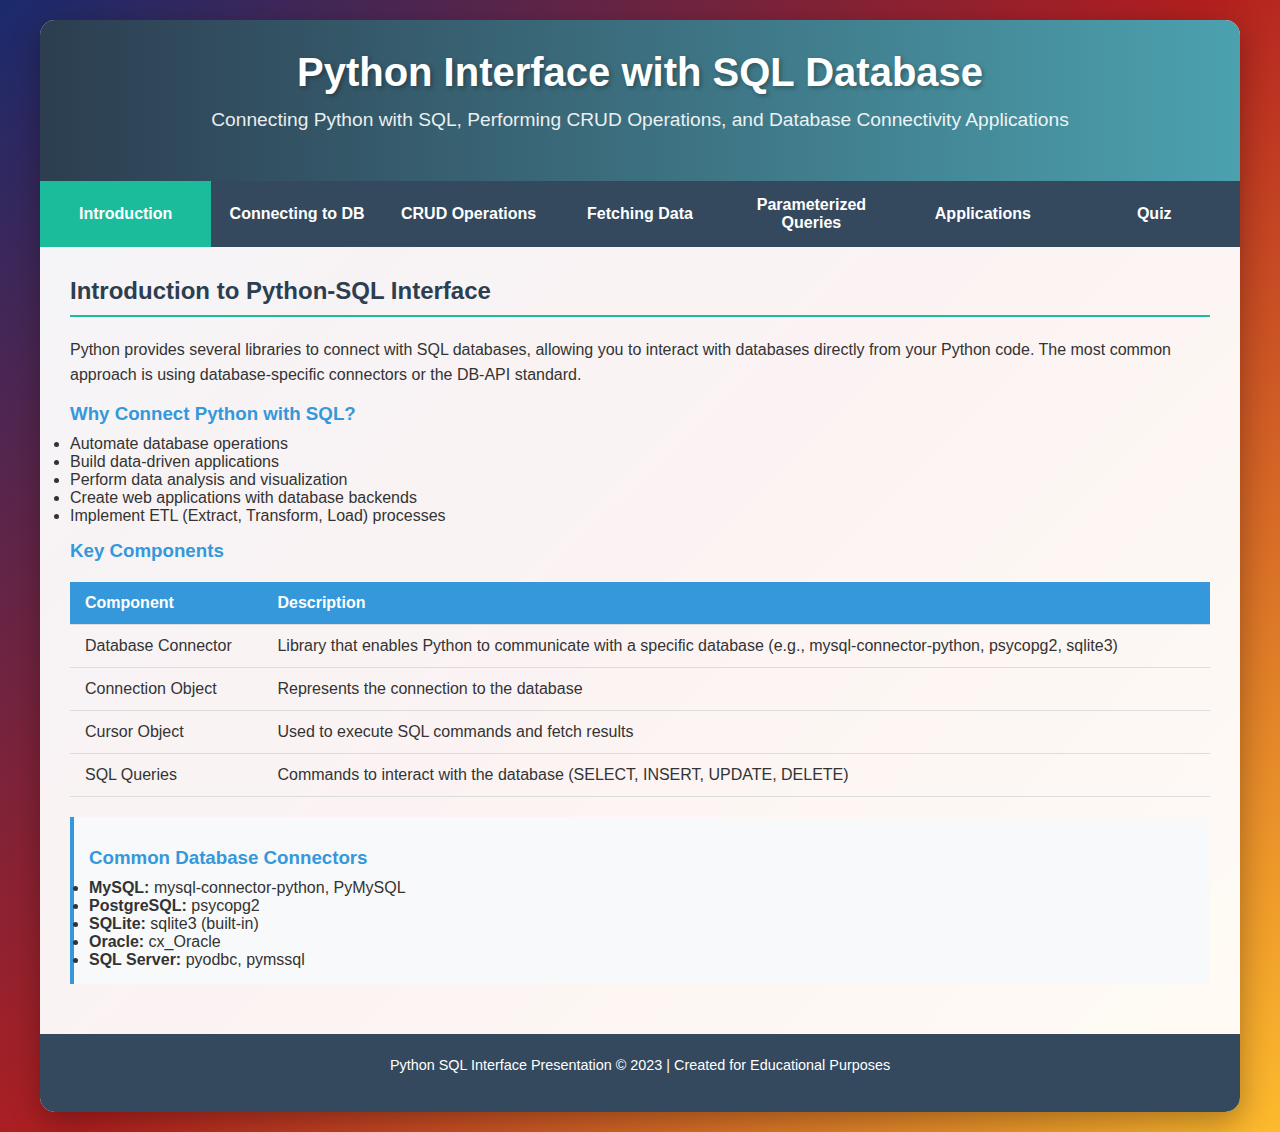
<file: python_sql_conn.html>
<!DOCTYPE html>
<html lang="en">
<head>
    <meta charset="UTF-8">
    <meta name="viewport" content="width=device-width, initial-scale=1.0">
    <title>Python Interface with SQL Database</title>
    <style>
        * {
            margin: 0;
            padding: 0;
            box-sizing: border-box;
            font-family: 'Segoe UI', Tahoma, Geneva, Verdana, sans-serif;
        }
        
        body {
            background: linear-gradient(135deg, #1a2a6c, #b21f1f, #fdbb2d);
            color: #333;
            min-height: 100vh;
            padding: 20px;
        }
        
        .container {
            max-width: 1200px;
            margin: 0 auto;
            background-color: rgba(255, 255, 255, 0.95);
            border-radius: 15px;
            box-shadow: 0 10px 30px rgba(0, 0, 0, 0.3);
            overflow: hidden;
        }
        
        header {
            background: linear-gradient(to right, #2c3e50, #4ca1af);
            color: white;
            padding: 30px;
            text-align: center;
        }
        
        h1 {
            font-size: 2.5rem;
            margin-bottom: 10px;
            text-shadow: 2px 2px 4px rgba(0, 0, 0, 0.3);
        }
        
        .subtitle {
            font-size: 1.2rem;
            opacity: 0.9;
        }
        
        .nav-container {
            display: flex;
            background-color: #34495e;
        }
        
        .nav-btn {
            flex: 1;
            padding: 15px;
            background-color: #34495e;
            color: white;
            border: none;
            cursor: pointer;
            transition: all 0.3s ease;
            font-size: 1rem;
            font-weight: 600;
        }
        
        .nav-btn:hover {
            background-color: #2c3e50;
        }
        
        .nav-btn.active {
            background-color: #1abc9c;
        }
        
        .content {
            padding: 30px;
            min-height: 500px;
        }
        
        .slide {
            display: none;
            animation: fadeIn 0.5s ease;
        }
        
        .slide.active {
            display: block;
        }
        
        @keyframes fadeIn {
            from { opacity: 0; }
            to { opacity: 1; }
        }
        
        h2 {
            color: #2c3e50;
            margin-bottom: 20px;
            padding-bottom: 10px;
            border-bottom: 2px solid #1abc9c;
        }
        
        h3 {
            color: #3498db;
            margin: 15px 0 10px;
        }
        
        p {
            line-height: 1.6;
            margin-bottom: 15px;
        }
        
        .code-block {
            background-color: #2c3e50;
            color: #ecf0f1;
            padding: 15px;
            border-radius: 5px;
            margin: 15px 0;
            overflow-x: auto;
            font-family: 'Courier New', monospace;
            line-height: 1.4;
        }
        
        .code-comment {
            color: #7f8c8d;
        }
        
        .code-keyword {
            color: #e74c3c;
        }
        
        .code-function {
            color: #3498db;
        }
        
        .code-string {
            color: #2ecc71;
        }
        
        .code-var {
            color: #f39c12;
        }
        
        .example-box {
            background-color: #f8f9fa;
            border-left: 4px solid #3498db;
            padding: 15px;
            margin: 20px 0;
            border-radius: 0 5px 5px 0;
        }
        
        .quiz-container {
            background-color: #ecf0f1;
            padding: 20px;
            border-radius: 10px;
            margin-top: 20px;
        }
        
        .question {
            margin-bottom: 15px;
            padding-bottom: 15px;
            border-bottom: 1px solid #bdc3c7;
        }
        
        .options {
            margin-left: 20px;
        }
        
        .option {
            margin: 8px 0;
        }
        
        .explanation {
            background-color: #d5f5e3;
            padding: 10px;
            border-radius: 5px;
            margin-top: 10px;
            display: none;
        }
        
        .btn {
            background-color: #3498db;
            color: white;
            border: none;
            padding: 10px 15px;
            border-radius: 5px;
            cursor: pointer;
            transition: background-color 0.3s;
            font-weight: 600;
        }
        
        .btn:hover {
            background-color: #2980b9;
        }
        
        .highlight {
            background-color: #fffacd;
            padding: 2px 5px;
            border-radius: 3px;
        }
        
        .table-container {
            overflow-x: auto;
            margin: 20px 0;
        }
        
        table {
            width: 100%;
            border-collapse: collapse;
        }
        
        th, td {
            padding: 12px 15px;
            text-align: left;
            border-bottom: 1px solid #ddd;
        }
        
        th {
            background-color: #3498db;
            color: white;
        }
        
        tr:hover {
            background-color: #f5f5f5;
        }
        
        footer {
            text-align: center;
            padding: 20px;
            background-color: #34495e;
            color: white;
            font-size: 0.9rem;
        }
        
        @media (max-width: 768px) {
            .nav-container {
                flex-direction: column;
            }
            
            h1 {
                font-size: 1.8rem;
            }
        }
    </style>
</head>
<body>
    <div class="container">
        <header>
            <h1>Python Interface with SQL Database</h1>
            <p class="subtitle">Connecting Python with SQL, Performing CRUD Operations, and Database Connectivity Applications</p>
        </header>
        
        <div class="nav-container">
            <button class="nav-btn active" onclick="showSlide(0)">Introduction</button>
            <button class="nav-btn" onclick="showSlide(1)">Connecting to DB</button>
            <button class="nav-btn" onclick="showSlide(2)">CRUD Operations</button>
            <button class="nav-btn" onclick="showSlide(3)">Fetching Data</button>
            <button class="nav-btn" onclick="showSlide(4)">Parameterized Queries</button>
            <button class="nav-btn" onclick="showSlide(5)">Applications</button>
            <button class="nav-btn" onclick="showSlide(6)">Quiz</button>
        </div>
        
        <div class="content">
            <!-- Slide 1: Introduction -->
            <div class="slide active">
                <h2>Introduction to Python-SQL Interface</h2>
                <p>Python provides several libraries to connect with SQL databases, allowing you to interact with databases directly from your Python code. The most common approach is using database-specific connectors or the DB-API standard.</p>
                
                <h3>Why Connect Python with SQL?</h3>
                <ul>
                    <li>Automate database operations</li>
                    <li>Build data-driven applications</li>
                    <li>Perform data analysis and visualization</li>
                    <li>Create web applications with database backends</li>
                    <li>Implement ETL (Extract, Transform, Load) processes</li>
                </ul>
                
                <h3>Key Components</h3>
                <div class="table-container">
                    <table>
                        <tr>
                            <th>Component</th>
                            <th>Description</th>
                        </tr>
                        <tr>
                            <td>Database Connector</td>
                            <td>Library that enables Python to communicate with a specific database (e.g., mysql-connector-python, psycopg2, sqlite3)</td>
                        </tr>
                        <tr>
                            <td>Connection Object</td>
                            <td>Represents the connection to the database</td>
                        </tr>
                        <tr>
                            <td>Cursor Object</td>
                            <td>Used to execute SQL commands and fetch results</td>
                        </tr>
                        <tr>
                            <td>SQL Queries</td>
                            <td>Commands to interact with the database (SELECT, INSERT, UPDATE, DELETE)</td>
                        </tr>
                    </table>
                </div>
                
                <div class="example-box">
                    <h3>Common Database Connectors</h3>
                    <ul>
                        <li><strong>MySQL:</strong> mysql-connector-python, PyMySQL</li>
                        <li><strong>PostgreSQL:</strong> psycopg2</li>
                        <li><strong>SQLite:</strong> sqlite3 (built-in)</li>
                        <li><strong>Oracle:</strong> cx_Oracle</li>
                        <li><strong>SQL Server:</strong> pyodbc, pymssql</li>
                    </ul>
                </div>
            </div>
            
            <!-- Slide 2: Connecting to Database -->
            <div class="slide">
                <h2>Connecting to SQL Database</h2>
                <p>To connect Python with an SQL database, we use the <span class="highlight">connect()</span> function from the database connector. This function returns a connection object that represents the database session.</p>
                
                <h3>Steps to Connect:</h3>
                <ol>
                    <li>Import the database connector module</li>
                    <li>Use <span class="highlight">connect()</span> with connection parameters</li>
                    <li>Create a cursor object using <span class="highlight">cursor()</span> method</li>
                    <li>Execute SQL queries using the cursor</li>
                    <li>Commit changes if needed with <span class="highlight">commit()</span></li>
                    <li>Close the connection when done</li>
                </ol>
                
                <h3>Example: Connecting to MySQL</h3>
                <div class="code-block">
                    <span class="code-keyword">import</span> mysql.connector<br><br>
                    
                    <span class="code-comment"># Establish connection to the database</span><br>
                    connection = mysql.connector.<span class="code-function">connect</span>(<br>
                    &nbsp;&nbsp;host=<span class="code-string">"localhost"</span>,<br>
                    &nbsp;&nbsp;user=<span class="code-string">"username"</span>,<br>
                    &nbsp;&nbsp;password=<span class="code-string">"password"</span>,<br>
                    &nbsp;&nbsp;database=<span class="code-string">"mydatabase"</span><br>
                    )<br><br>
                    
                    <span class="code-comment"># Create a cursor object</span><br>
                    cursor = connection.<span class="code-function">cursor</span>()<br><br>
                    
                    <span class="code-comment"># Execute a simple query</span><br>
                    cursor.<span class="code-function">execute</span>(<span class="code-string">"SELECT VERSION()"</span>)<br><br>
                    
                    <span class="code-comment"># Fetch the result</span><br>
                    result = cursor.<span class="code-function">fetchone</span>()<br>
                    <span class="code-function">print</span>(<span class="code-string">"Database version:"</span>, result[<span class="code-var">0</span>])<br><br>
                    
                    <span class="code-comment"># Close the connection</span><br>
                    cursor.<span class="code-function">close</span>()<br>
                    connection.<span class="code-function">close</span>()
                </div>
                
                <div class="example-box">
                    <h3>Connection Parameters</h3>
                    <ul>
                        <li><strong>host:</strong> Database server address</li>
                        <li><strong>user:</strong> Database username</li>
                        <li><strong>password:</strong> Database password</li>
                        <li><strong>database:</strong> Name of the database to connect to</li>
                        <li><strong>port:</strong> Port number (default varies by database)</li>
                    </ul>
                </div>
            </div>
            
            <!-- Slide 3: CRUD Operations -->
            <div class="slide">
                <h2>CRUD Operations with Cursor</h2>
                <p>CRUD stands for Create, Read, Update, Delete - the four basic operations for persistent storage. In SQL, these correspond to INSERT, SELECT, UPDATE, and DELETE statements.</p>
                
                <h3>INSERT Operation</h3>
                <div class="code-block">
                    <span class="code-comment"># Insert a single record</span><br>
                    sql = <span class="code-string">"INSERT INTO employees (name, department, salary) VALUES (%s, %s, %s)"</span><br>
                    values = (<span class="code-string">"John Doe"</span>, <span class="code-string">"Engineering"</span>, <span class="code-var">75000</span>)<br>
                    cursor.<span class="code-function">execute</span>(sql, values)<br><br>
                    
                    <span class="code-comment"># Commit the transaction</span><br>
                    connection.<span class="code-function">commit</span>()<br><br>
                    
                    <span class="code-comment"># Print the number of rows inserted</span><br>
                    <span class="code-function">print</span>(<span class="code-string">"Rows inserted:"</span>, cursor.rowcount)
                </div>
                
                <h3>UPDATE Operation</h3>
                <div class="code-block">
                    <span class="code-comment"># Update employee salary</span><br>
                    sql = <span class="code-string">"UPDATE employees SET salary = %s WHERE name = %s"</span><br>
                    values = (<span class="code-var">80000</span>, <span class="code-string">"John Doe"</span>)<br>
                    cursor.<span class="code-function">execute</span>(sql, values)<br><br>
                    
                    <span class="code-comment"># Commit the transaction</span><br>
                    connection.<span class="code-function">commit</span>()<br><br>
                    
                    <span class="code-comment"># Print the number of rows updated</span><br>
                    <span class="code-function">print</span>(<span class="code-string">"Rows updated:"</span>, cursor.rowcount)
                </div>
                
                <h3>DELETE Operation</h3>
                <div class="code-block">
                    <span class="code-comment"># Delete an employee record</span><br>
                    sql = <span class="code-string">"DELETE FROM employees WHERE name = %s"</span><br>
                    values = (<span class="code-string">"John Doe"</span>,)<br>
                    cursor.<span class="code-function">execute</span>(sql, values)<br><br>
                    
                    <span class="code-comment"># Commit the transaction</span><br>
                    connection.<span class="code-function">commit</span>()<br><br>
                    
                    <span class="code-comment"># Print the number of rows deleted</span><br>
                    <span class="code-function">print</span>(<span class="code-string">"Rows deleted:"</span>, cursor.rowcount)
                </div>
                
                <div class="example-box">
                    <h3>Important Notes:</h3>
                    <ul>
                        <li>Always use parameterized queries (with %s) to prevent SQL injection</li>
                        <li>Call <span class="highlight">commit()</span> after INSERT, UPDATE, or DELETE to save changes</li>
                        <li><span class="highlight">rowcount</span> returns the number of rows affected by the last operation</li>
                        <li>For SELECT queries, use <span class="highlight">fetchone()</span>, <span class="highlight">fetchall()</span>, or <span class="highlight">fetchmany()</span> to retrieve results</li>
                    </ul>
                </div>
            </div>
            
            <!-- Slide 4: Fetching Data -->
            <div class="slide">
                <h2>Fetching Data from Database</h2>
                <p>After executing a SELECT query, you can retrieve the results using various fetch methods provided by the cursor object.</p>
                
                <h3>fetchone() Method</h3>
                <p>Retrieves the next row of a query result set, returning a single tuple, or None when no more data is available.</p>
                <div class="code-block">
                    <span class="code-comment"># Fetch one row at a time</span><br>
                    cursor.<span class="code-function">execute</span>(<span class="code-string">"SELECT * FROM employees"</span>)<br><br>
                    
                    row = cursor.<span class="code-function">fetchone</span>()<br>
                    <span class="code-keyword">while</span> row <span class="code-keyword">is not</span> <span class="code-keyword">None</span>:<br>
                    &nbsp;&nbsp;<span class="code-function">print</span>(row)<br>
                    &nbsp;&nbsp;row = cursor.<span class="code-function">fetchone</span>()
                </div>
                
                <h3>fetchall() Method</h3>
                <p>Fetches all rows of a query result, returning them as a list of tuples.</p>
                <div class="code-block">
                    <span class="code-comment"># Fetch all rows at once</span><br>
                    cursor.<span class="code-function">execute</span>(<span class="code-string">"SELECT * FROM employees"</span>)<br>
                    rows = cursor.<span class="code-function">fetchall</span>()<br><br>
                    
                    <span class="code-keyword">for</span> row <span class="code-keyword">in</span> rows:<br>
                    &nbsp;&nbsp;<span class="code-function">print</span>(<span class="code-string">f"Name: {row[0]}, Department: {row[1]}, Salary: {row[2]}"</span>)
                </div>
                
                <h3>rowcount Property</h3>
                <p>Returns the number of rows affected by the last execute() call for UPDATE, INSERT, and DELETE operations.</p>
                <div class="code-block">
                    <span class="code-comment"># Check how many rows were affected</span><br>
                    cursor.<span class="code-function">execute</span>(<span class="code-string">"UPDATE employees SET salary = salary * 1.1 WHERE department = 'Engineering'"</span>)<br>
                    connection.<span class="code-function">commit</span>()<br>
                    <span class="code-function">print</span>(<span class="code-string">f"Updated {cursor.rowcount} employee records"</span>)
                </div>
                
                <div class="example-box">
                    <h3>Fetch Methods Comparison</h3>
                    <ul>
                        <li><strong>fetchone():</strong> Good for large datasets to avoid memory issues</li>
                        <li><strong>fetchall():</strong> Convenient for small datasets</li>
                        <li><strong>fetchmany(size):</strong> Fetches the next set of rows specified by size parameter</li>
                        <li><strong>rowcount:</strong> Useful for checking the impact of data modification operations</li>
                    </ul>
                </div>
            </div>
            
            <!-- Slide 5: Parameterized Queries -->
            <div class="slide">
                <h2>Parameterized Queries with %s and format()</h2>
                <p>Parameterized queries help prevent SQL injection attacks and make your code more readable and maintainable.</p>
                
                <h3>Using %s Format Specifier</h3>
                <p>The %s placeholder is the most common way to parameterize queries in Python database connectors.</p>
                <div class="code-block">
                    <span class="code-comment"># Insert with parameterized query</span><br>
                    sql = <span class="code-string">"INSERT INTO products (name, price, category) VALUES (%s, %s, %s)"</span><br>
                    values = (<span class="code-string">"Laptop"</span>, <span class="code-var">999.99</span>, <span class="code-string">"Electronics"</span>)<br>
                    cursor.<span class="code-function">execute</span>(sql, values)<br><br>
                    
                    <span class="code-comment"># Update with parameterized query</span><br>
                    sql = <span class="code-string">"UPDATE products SET price = %s WHERE name = %s"</span><br>
                    values = (<span class="code-var">899.99</span>, <span class="code-string">"Laptop"</span>)<br>
                    cursor.<span class="code-function">execute</span>(sql, values)<br><br>
                    
                    <span class="code-comment"># Select with parameterized query</span><br>
                    sql = <span class="code-string">"SELECT * FROM products WHERE category = %s AND price > %s"</span><br>
                    values = (<span class="code-string">"Electronics"</span>, <span class="code-var">500</span>)<br>
                    cursor.<span class="code-function">execute</span>(sql, values)<br>
                    results = cursor.<span class="code-function">fetchall</span>()
                </div>
                
                <h3>Using format() Method</h3>
                <p>While less common for SQL parameters due to security concerns, Python's format() method can be used for dynamic SQL when properly validated.</p>
                <div class="code-block">
                    <span class="code-comment"># Using format() for table name (with caution)</span><br>
                    table_name = <span class="code-string">"employees"</span><br>
                    sql = <span class="code-string">"SELECT * FROM {} WHERE department = %s"</span>.<span class="code-function">format</span>(table_name)<br>
                    cursor.<span class="code-function">execute</span>(sql, (<span class="code-string">"Engineering"</span>,))<br><br>
                    
                    <span class="code-comment"># Using format() with multiple parameters (not recommended for values)</span><br>
                    column = <span class="code-string">"salary"</span><br>
                    operator = <span class="code-string">">"</span><br>
                    sql = <span class="code-string">"SELECT * FROM employees WHERE {} {} %s"</span>.<span class="code-function">format</span>(column, operator)<br>
                    cursor.<span class="code-function">execute</span>(sql, (<span class="code-var">50000</span>,))
                </div>
                
                <div class="example-box">
                    <h3>Security Best Practices</h3>
                    <ul>
                        <li>Always use parameterized queries (%s) for values to prevent SQL injection</li>
                        <li>Never use string formatting for user-input values in SQL queries</li>
                        <li>If you must use format() for table/column names, validate the input first</li>
                        <li>Consider using an ORM (Object-Relational Mapping) library for complex applications</li>
                    </ul>
                </div>
            </div>
            
            <!-- Slide 6: Database Connectivity Applications -->
            <div class="slide">
                <h2>Database Connectivity Applications</h2>
                <p>Python's database connectivity capabilities enable the development of various real-world applications.</p>
                
                <h3>Example: Employee Management System</h3>
                <div class="code-block">
                    <span class="code-keyword">import</span> mysql.connector<br><br>
                    
                    <span class="code-keyword">class</span> EmployeeDB:<br>
                    &nbsp;&nbsp;<span class="code-keyword">def</span> <span class="code-function">__init__</span>(<span class="code-var">self</span>):<br>
                    &nbsp;&nbsp;&nbsp;&nbsp;<span class="code-var">self</span>.connection = mysql.connector.<span class="code-function">connect</span>(<br>
                    &nbsp;&nbsp;&nbsp;&nbsp;&nbsp;&nbsp;host=<span class="code-string">"localhost"</span>,<br>
                    &nbsp;&nbsp;&nbsp;&nbsp;&nbsp;&nbsp;user=<span class="code-string">"root"</span>,<br>
                    &nbsp;&nbsp;&nbsp;&nbsp;&nbsp;&nbsp;password=<span class="code-string">"password"</span>,<br>
                    &nbsp;&nbsp;&nbsp;&nbsp;&nbsp;&nbsp;database=<span class="code-string">"company"</span><br>
                    &nbsp;&nbsp;&nbsp;&nbsp;)<br>
                    &nbsp;&nbsp;&nbsp;&nbsp;<span class="code-var">self</span>.cursor = <span class="code-var">self</span>.connection.<span class="code-function">cursor</span>()<br><br>
                    
                    &nbsp;&nbsp;<span class="code-keyword">def</span> <span class="code-function">add_employee</span>(<span class="code-var">self</span>, name, department, salary):<br>
                    &nbsp;&nbsp;&nbsp;&nbsp;sql = <span class="code-string">"INSERT INTO employees (name, department, salary) VALUES (%s, %s, %s)"</span><br>
                    &nbsp;&nbsp;&nbsp;&nbsp;values = (name, department, salary)<br>
                    &nbsp;&nbsp;&nbsp;&nbsp;<span class="code-var">self</span>.cursor.<span class="code-function">execute</span>(sql, values)<br>
                    &nbsp;&nbsp;&nbsp;&nbsp;<span class="code-var">self</span>.connection.<span class="code-function">commit</span>()<br>
                    &nbsp;&nbsp;&nbsp;&nbsp;<span class="code-function">print</span>(<span class="code-string">f"Employee {name} added successfully"</span>)<br><br>
                    
                    &nbsp;&nbsp;<span class="code-keyword">def</span> <span class="code-function">get_employees_by_department</span>(<span class="code-var">self</span>, department):<br>
                    &nbsp;&nbsp;&nbsp;&nbsp;sql = <span class="code-string">"SELECT * FROM employees WHERE department = %s"</span><br>
                    &nbsp;&nbsp;&nbsp;&nbsp;<span class="code-var">self</span>.cursor.<span class="code-function">execute</span>(sql, (department,))<br>
                    &nbsp;&nbsp;&nbsp;&nbsp;employees = <span class="code-var">self</span>.cursor.<span class="code-function">fetchall</span>()<br>
                    &nbsp;&nbsp;&nbsp;&nbsp;<span class="code-keyword">return</span> employees<br><br>
                    
                    &nbsp;&nbsp;<span class="code-keyword">def</span> <span class="code-function">update_salary</span>(<span class="code-var">self</span>, name, new_salary):<br>
                    &nbsp;&nbsp;&nbsp;&nbsp;sql = <span class="code-string">"UPDATE employees SET salary = %s WHERE name = %s"</span><br>
                    &nbsp;&nbsp;&nbsp;&nbsp;values = (new_salary, name)<br>
                    &nbsp;&nbsp;&nbsp;&nbsp;<span class="code-var">self</span>.cursor.<span class="code-function">execute</span>(sql, values)<br>
                    &nbsp;&nbsp;&nbsp;&nbsp;<span class="code-var">self</span>.connection.<span class="code-function">commit</span>()<br>
                    &nbsp;&nbsp;&nbsp;&nbsp;<span class="code-function">print</span>(<span class="code-string">f"Salary updated for {name}"</span>)<br><br>
                    
                    &nbsp;&nbsp;<span class="code-keyword">def</span> <span class="code-function">close_connection</span>(<span class="code-var">self</span>):<br>
                    &nbsp;&nbsp;&nbsp;&nbsp;<span class="code-var">self</span>.cursor.<span class="code-function">close</span>()<br>
                    &nbsp;&nbsp;&nbsp;&nbsp;<span class="code-var">self</span>.connection.<span class="code-function">close</span>()<br><br>
                    
                    <span class="code-comment"># Usage example</span><br>
                    db = <span class="code-function">EmployeeDB</span>()<br>
                    db.<span class="code-function">add_employee</span>(<span class="code-string">"Alice Smith"</span>, <span class="code-string">"Marketing"</span>, <span class="code-var">60000</span>)<br>
                    marketing_employees = db.<span class="code-function">get_employees_by_department</span>(<span class="code-string">"Marketing"</span>)<br>
                    <span class="code-function">print</span>(<span class="code-string">"Marketing employees:"</span>, marketing_employees)<br>
                    db.<span class="code-function">close_connection</span>()
                </div>
                
                <h3>Real-World Applications</h3>
                <ul>
                    <li><strong>Web Applications:</strong> Django, Flask with database backends</li>
                    <li><strong>Data Analysis:</strong> Pandas with SQL databases for data processing</li>
                    <li><strong>ETL Pipelines:</strong> Extracting, transforming, and loading data between systems</li>
                    <li><strong>Reporting Systems:</strong> Generating reports from database data</li>
                    <li><strong>Inventory Management:</strong> Tracking products, orders, and stock levels</li>
                </ul>
            </div>
            
            <!-- Slide 7: Quiz -->
            <div class="slide">
                <h2>Test Your Knowledge</h2>
                <p>Answer these questions to check your understanding of Python-SQL database connectivity.</p>
                
                <div class="quiz-container">
                    <div class="question">
                        <p><strong>1. Which method is used to establish a connection to a SQL database in Python?</strong></p>
                        <div class="options">
                            <div class="option"><input type="radio" name="q1" value="a"> a) connect()</div>
                            <div class="option"><input type="radio" name="q1" value="b"> b) cursor()</div>
                            <div class="option"><input type="radio" name="q1" value="c"> c) execute()</div>
                            <div class="option"><input type="radio" name="q1" value="d"> d) fetchall()</div>
                        </div>
                        <button class="btn" onclick="checkAnswer(1)">Check Answer</button>
                        <div class="explanation" id="explanation1">
                            <p><strong>Correct Answer: a) connect()</strong><br>
                            The connect() function is used to establish a connection to the database. It returns a connection object that represents the database session.</p>
                        </div>
                    </div>
                    
                    <div class="question">
                        <p><strong>2. Which method should you use to retrieve all rows from a SELECT query result?</strong></p>
                        <div class="options">
                            <div class="option"><input type="radio" name="q2" value="a"> a) fetchone()</div>
                            <div class="option"><input type="radio" name="q2" value="b"> b) fetchmany()</div>
                            <div class="option"><input type="radio" name="q2" value="c"> c) fetchall()</div>
                            <div class="option"><input type="radio" name="q2" value="d"> d) getall()</div>
                        </div>
                        <button class="btn" onclick="checkAnswer(2)">Check Answer</button>
                        <div class="explanation" id="explanation2">
                            <p><strong>Correct Answer: c) fetchall()</strong><br>
                            The fetchall() method retrieves all rows of a query result and returns them as a list of tuples.</p>
                        </div>
                    </div>
                    
                    <div class="question">
                        <p><strong>3. Why should you use parameterized queries with %s placeholders instead of string formatting for SQL values?</strong></p>
                        <div class="options">
                            <div class="option"><input type="radio" name="q3" value="a"> a) It makes code run faster</div>
                            <div class="option"><input type="radio" name="q3" value="b"> b) It prevents SQL injection attacks</div>
                            <div class="option"><input type="radio" name="q3" value="c"> c) It uses less memory</div>
                            <div class="option"><input type="radio" name="q3" value="d"> d) It makes code more readable</div>
                        </div>
                        <button class="btn" onclick="checkAnswer(3)">Check Answer</button>
                        <div class="explanation" id="explanation3">
                            <p><strong>Correct Answer: b) It prevents SQL injection attacks</strong><br>
                            Parameterized queries separate SQL code from data, preventing malicious users from injecting SQL commands through input values.</p>
                        </div>
                    </div>
                    
                    <div class="question">
                        <p><strong>4. Which method must be called after INSERT, UPDATE, or DELETE operations to save changes to the database?</strong></p>
                        <div class="options">
                            <div class="option"><input type="radio" name="q4" value="a"> a) save()</div>
                            <div class="option"><input type="radio" name="q4" value="b"> b) commit()</div>
                            <div class="option"><input type="radio" name="q4" value="c"> c) execute()</div>
                            <div class="option"><input type="radio" name="q4" value="d"> d) close()</div>
                        </div>
                        <button class="btn" onclick="checkAnswer(4)">Check Answer</button>
                        <div class="explanation" id="explanation4">
                            <p><strong>Correct Answer: b) commit()</strong><br>
                            The commit() method saves all changes made during the current transaction to the database.</p>
                        </div>
                    </div>
                    
                    <div class="question">
                        <p><strong>5. What does the rowcount property of a cursor object return?</strong></p>
                        <div class="options">
                            <div class="option"><input type="radio" name="q5" value="a"> a) The number of rows in a table</div>
                            <div class="option"><input type="radio" name="q5" value="b"> b) The number of rows returned by a SELECT query</div>
                            <div class="option"><input type="radio" name="q5" value="c"> c) The number of rows affected by the last operation</div>
                            <div class="option"><input type="radio" name="q5" value="d"> d) The total number of rows in the database</div>
                        </div>
                        <button class="btn" onclick="checkAnswer(5)">Check Answer</button>
                        <div class="explanation" id="explanation5">
                            <p><strong>Correct Answer: c) The number of rows affected by the last operation</strong><br>
                            The rowcount property returns the number of rows affected by the last execute() call for UPDATE, INSERT, or DELETE operations.</p>
                        </div>
                    </div>
                </div>
            </div>
        </div>
        
        <footer>
            <p>Python SQL Interface Presentation &copy; 2023 | Created for Educational Purposes</p>
        </footer>
    </div>

    <script>
        // Navigation functionality
        function showSlide(slideIndex) {
            // Hide all slides
            const slides = document.querySelectorAll('.slide');
            slides.forEach(slide => {
                slide.classList.remove('active');
            });
            
            // Show selected slide
            slides[slideIndex].classList.add('active');
            
            // Update active nav button
            const navButtons = document.querySelectorAll('.nav-btn');
            navButtons.forEach((button, index) => {
                if (index === slideIndex) {
                    button.classList.add('active');
                } else {
                    button.classList.remove('active');
                }
            });
        }
        
        // Quiz functionality
        function checkAnswer(questionNum) {
            const correctAnswers = {
                1: 'a',
                2: 'c',
                3: 'b',
                4: 'b',
                5: 'c'
            };
            
            const selectedOption = document.querySelector(`input[name="q${questionNum}"]:checked`);
            const explanation = document.getElementById(`explanation${questionNum}`);
            
            if (selectedOption) {
                if (selectedOption.value === correctAnswers[questionNum]) {
                    explanation.innerHTML = `<p><strong style="color: green;">Correct!</strong> ${explanation.innerHTML.split('<strong>')[1]}`;
                } else {
                    explanation.innerHTML = `<p><strong style="color: red;">Incorrect.</strong> ${explanation.innerHTML.split('<strong>')[1]}`;
                }
                explanation.style.display = 'block';
            } else {
                alert('Please select an answer!');
            }
        }
    </script>
</body>
</html>
</file>
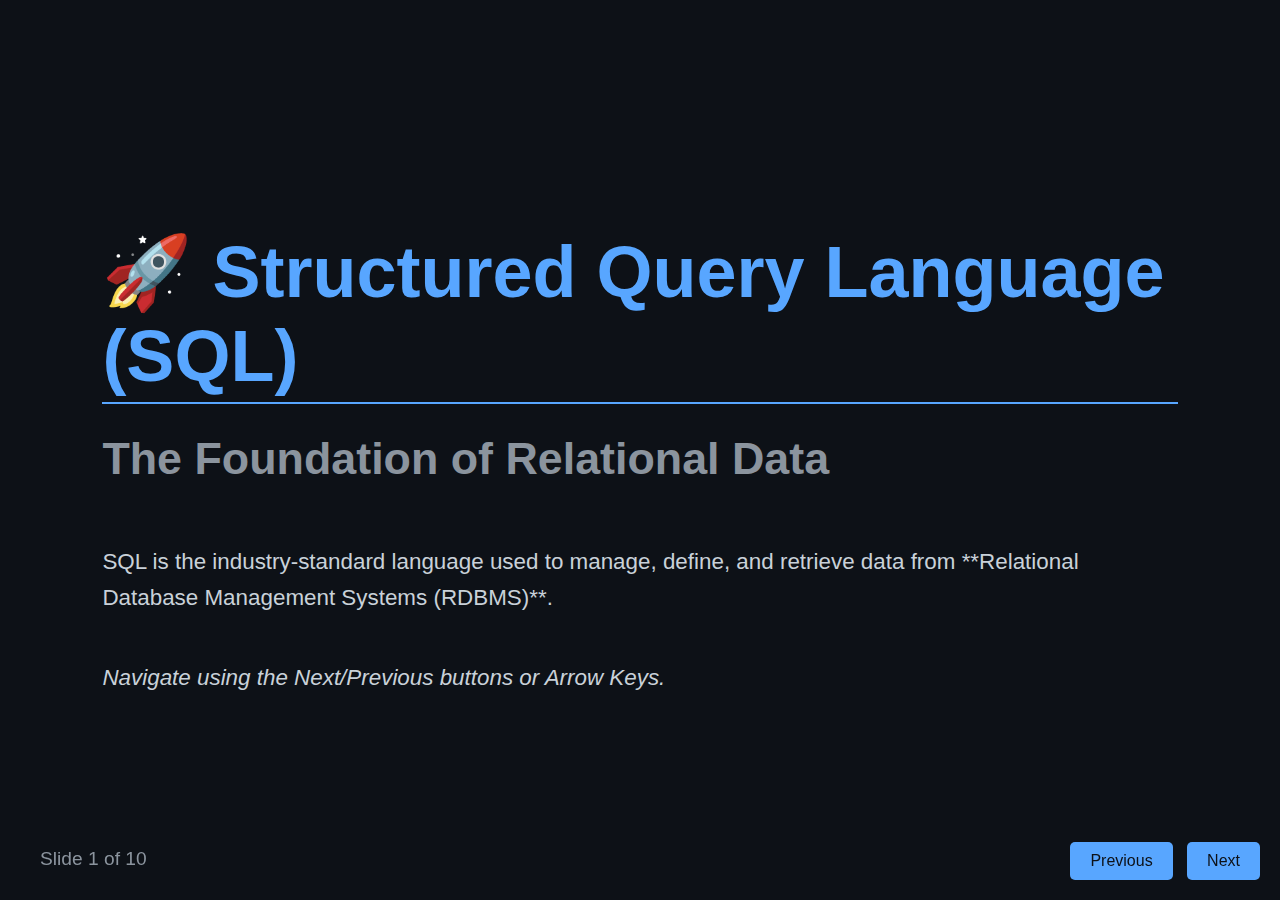
<file: SQL.html>
<!DOCTYPE html>
<html lang="en">
<head>
    <meta charset="UTF-8">
    <meta name="viewport" content="width=device-width, initial-scale=1.0">
    <title>SQL: Structured Query Language Presentation</title>
    <style>
        /* General Body and Layout */
        body {
            font-family: 'Segoe UI', Tahoma, Geneva, Verdana, sans-serif;
            margin: 0;
            padding: 0;
            background-color: #0d1117;
            color: #c9d1d9;
            overflow: hidden; /* Prevent scrolling, essential for slide show */
        }

        /* Slide Definition */
        .slide {
            height: 100vh;
            width: 100vw;
            display: none; /* Hidden by default */
            flex-direction: column;
            justify-content: center;
            align-items: flex-start;
            padding: 5% 8%;
            box-sizing: border-box;
            position: absolute; /* To stack them */
            top: 0;
            left: 0;
            opacity: 0;
            transition: opacity 0.5s ease-in-out;
        }

        /* Active Slide */
        .slide.active {
            display: flex;
            opacity: 1;
        }

        /* Slide Headings and Text */
        .slide h1 {
            color: #58a6ff;
            font-size: 4.5em; /* Larger heading */
            margin-bottom: 0.1em;
            border-bottom: 2px solid #58a6ff;
            padding-bottom: 5px;
        }
        .slide h2 {
            color: #8b949e;
            font-size: 2.8em; /* Larger subheading */
            margin-top: 0.5em;
        }
        .slide h3 {
            color: #c9d1d9;
            font-size: 2em; /* Larger content heading */
            margin-top: .5em;
        }
        .slide p, .slide li {
            font-size: 1.4em; /* Larger text for readability */
            line-height: 1.6;
        }

        /* Code Block Styling (Enlarged) */
        .code-block {
            background-color: #161b22;
            padding: 20px;
            border-radius: 8px;
            font-family: 'Consolas', 'Courier New', monospace;
            white-space: pre-wrap;
            margin: 20px 0;
            width: 90%;
            box-sizing: border-box;
            overflow-x: auto;
            border: 1px solid #30363d;
            font-size: 1.1em; /* Enlarged code font */
            color: #79c0ff;
        }
        .code-block strong { color: #f0883e; }

        /* Lists */
        .slide ul {
            list-style-type: '👉 ';
            padding-left: 30px;
        }

        /* Layout specific to DDL/DML slide */
        .ddl-dml-container {
            display: grid;
            grid-template-columns: 1fr 1fr;
            gap: 40px;
            width: 100%;
            margin-top: 20px;
        }
        .ddl-dml-container > div {
            background-color: #161b22;
            padding: 25px;
            border-radius: 8px;
            border-left: 5px solid #a371f7;
        }

        /* Navigation Buttons and Footer */
        .nav-controls {
            position: fixed;
            bottom: 20px;
            right: 20px;
            z-index: 100;
        }
        .nav-controls button {
            background-color: #58a6ff;
            color: #0d1117;
            border: none;
            padding: 10px 20px;
            margin-left: 10px;
            border-radius: 5px;
            cursor: pointer;
            font-size: 1em;
            transition: background-color 0.3s;
        }
        .nav-controls button:hover {
            background-color: #79c0ff;
        }
        #slide-indicator {
            position: fixed;
            bottom: 30px;
            left: 40px;
            font-size: 1.2em;
            color: #8b949e;
        }
    </style>
</head>
<body>

    <div class="slide active" data-slide-num="1">
        <h1>🚀 Structured Query Language (SQL)</h1>
        <h2>The Foundation of Relational Data</h2>
        <p>SQL is the industry-standard language used to manage, define, and retrieve data from **Relational Database Management Systems (RDBMS)**.</p>
        <p><em>Navigate using the Next/Previous buttons or Arrow Keys.</em></p>
    </div>

    <div class="slide" data-slide-num="2">
        <h1>🛠️ DDL vs. DML</h1>
        <p>SQL commands are fundamentally divided into two categories:</p>
        <div class="ddl-dml-container">
            <div>
                <h3>Data Definition Language (DDL) - Structure</h3>
                <ul>
                    <li>Defines the **database schema** (structure).</li>
                    <li>Commands: **CREATE**, **ALTER**, **DROP**.</li>
                </ul>
            </div>
            <div>
                <h3>Data Manipulation Language (DML) - Data</h3>
                <ul>
                    <li>Manages the **data** within the schema.</li>
                    <li>Commands: **SELECT**, **INSERT**, **UPDATE**, **DELETE**.</li>
                </ul>
            </div>
        </div>
    </div>

    <div class="slide" data-slide-num="3">
        <h1>📊 Data Types and Constraints</h1>

        <h2>Data Types</h2>
        <ul>
            <li>**CHAR(n), VARCHAR(n)**: Fixed/Variable length strings.</li>
            <li>**INT, FLOAT**: Numeric types.</li>
            <li>**DATE**: Stores date values.</li>
        </ul>

        <h2>Data Constraints (Integrity Rules)</h2>
        <ul>
            <li>**NOT NULL**: Value cannot be missing.</li>
            <li>**UNIQUE**: All values must be distinct.</li>
            <li>**PRIMARY KEY**: Unique identifier (NOT NULL + UNIQUE).</li>
        </ul>
    </div>

    <div class="slide" data-slide-num="4">
        <h2>🗃️ Database & Table DDL Commands</h2>

        <h3>DDL Examples (CREATE, USE, SHOW, DROP, DESCRIBE)</h3>
        <div class="code-block">
            <strong>CREATE DATABASE</strong> ProjectDB;
            <strong>USE</strong> ProjectDB;
            <strong>SHOW DATABASES</strong>;
            <strong>DROP DATABASE</strong> ProjectDB;
            <strong>SHOW TABLES</strong>;
            <strong>DESCRIBE</strong> Employees;
        </div>
        
        <h3>CREATE TABLE Example</h3>
        <div class="code-block">
            <strong>CREATE TABLE</strong> Employees (
                EmpID <strong>INT PRIMARY KEY</strong>,
                Name <strong>VARCHAR</strong>(100) <strong>NOT NULL</strong>,
                Salary <strong>FLOAT</strong>
            );
        </div>
    </div>

    <div class="slide" data-slide-num="5">
        <h1>✏️ ALTER TABLE (Structure Modification)</h1>

        <h2>Add/Remove Attributes (Columns) & Primary Key</h2>
        <div class="code-block">
            -- Add an attribute
            <strong>ALTER TABLE</strong> Employees <strong>ADD</strong> DeptID <strong>INT</strong>;

            -- Remove an attribute
            <strong>ALTER TABLE</strong> Employees <strong>DROP COLUMN</strong> Salary;

            -- Add Primary Key
            <strong>ALTER TABLE</strong> Employees <strong>ADD PRIMARY KEY</strong> (EmpID);

            -- Remove Primary Key (syntax may vary)
            <strong>ALTER TABLE</strong> Employees <strong>DROP PRIMARY KEY</strong>;
        </div>
        <p>Use **DROP TABLE** to delete the table entirely.</p>
    </div>

    <div class="slide" data-slide-num="6">
        <h1>🔄 DML Basics: INSERT, UPDATE, DELETE</h1>

        <h2>Managing Record Data</h2>
        <div class="code-block">
            -- INSERT (Adding a record)
            <strong>INSERT INTO</strong> Employees (EmpID, Name, DeptID) <strong>VALUES</strong> (101, 'Alice', 1);

            -- UPDATE (Modifying existing data based on WHERE)
            <strong>UPDATE</strong> Employees <strong>SET</strong> Name = 'Alice Smith' <strong>WHERE</strong> EmpID = 101;

            -- DELETE (Removing entire records based on WHERE)
            <strong>DELETE FROM</strong> Employees <strong>WHERE</strong> EmpID = 101;
        </div>
    </div>

    <div class="slide" data-slide-num="7">
        <h1>🔍 SELECT, Filtering & Operators</h1>

        <h3>Key SELECT Clauses</h3>
        <ul>
            <li>**Aliasing**: `SELECT Name <strong>AS FullName</strong> FROM Employees;`</li>
            <li>**DISTINCT**: Retrieves only unique values.</li>
            <li>**Operators**: Mathematical, Relational (`<`, `>`, `=`), Logical (`AND`, `OR`).</li>
        </ul>
        
        <h3>Advanced WHERE Clause Keywords</h3>
        <div class="code-block">
            <strong>WHERE</strong> DeptID <strong>IN</strong> (1, 3, 5);
            <strong>WHERE</strong> HireDate <strong>BETWEEN</strong> '2023-01-01' <strong>AND</strong> '2023-12-31';
            <strong>WHERE</strong> Name <strong>LIKE</strong> 'A%'; -- Starts with 'A'
        </div>
    </div>

    <div class="slide" data-slide-num="8">
        <h2>❓ NULL & ORDER BY</h2>

        <h3>Handling NULL</h3>
        <p><strong>NULL</strong> represents missing or unknown data. It is **not** equal to zero or an empty string.</p>
        <div class="code-block">
            <strong>SELECT</strong> * <strong>FROM</strong> Employees <strong>WHERE</strong> ManagerID <strong>IS NULL</strong>;
            <strong>SELECT</strong> * <strong>FROM</strong> Employees <strong>WHERE</strong> ManagerID <strong>IS NOT NULL</strong>;
        </div>

        <h3>ORDER BY Clause (Sorting)</h3>
        <p>Sorts the result set by one or more columns.</p>
        <div class="code-block">
            <strong>SELECT</strong> * <strong>FROM</strong> Employees <strong>ORDER BY</strong> DeptID <strong>ASC</strong>, Name <strong>DESC</strong>;
        </div>
    </div>

    <div class="slide" data-slide-num="9">
        <h2>📈 Aggregate Functions & Grouping</h2>

        <h3>Aggregate Functions</h3>
        <p>Return a single summary value for a set of rows: **MAX, MIN, AVG, SUM, COUNT**.</p>
        <div class="code-block">
            <strong>SELECT AVG</strong>(Salary), <strong>COUNT</strong>(*) <strong>FROM</strong> Employees;
        </div>

        <h3>GROUP BY and HAVING</h3>
        <p>**GROUP BY** groups rows for aggregation. **HAVING** filters the aggregated groups.</p>
        <div class="code-block">
            <strong>SELECT</strong> DeptID, <strong>COUNT</strong>(*)
            <strong>FROM</strong> Employees
            <strong>GROUP BY</strong> DeptID
            <strong>HAVING COUNT</strong>(*) > 5;
        </div>
    </div>

    <div class="slide" data-slide-num="10">
        <h1>🤝 Joins: Combining Data</h1>

        <h2>Types of Joins</h2>
        <ul>
            <li>**Cartesian Product**: Combines every row from Table A with every row from Table B.</li>
            <li>**Equi-Join (Inner Join)**: Returns records with matching values based on a condition (e.g., `ON A.ID = B.ID`).</li>
            <li>**Natural Join**: Automatically joins based on common column names and types, removing the redundant column.</li>
        </ul>
        <div class="code-block">
            -- Equi-Join Example
            <strong>SELECT</strong> *
            <strong>FROM</strong> Employees <strong>JOIN</strong> Departments 
            <strong>ON</strong> Employees.DeptID = Departments.DeptID;
        </div>
    </div>

    <div class="nav-controls">
        <button onclick="changeSlide(-1)">Previous</button>
        <button onclick="changeSlide(1)">Next</button>
    </div>
    <div id="slide-indicator"></div>

    <script>
        let currentSlide = 0;
        const slides = document.querySelectorAll('.slide');

        function updateSlideIndicator() {
            const indicator = document.getElementById('slide-indicator');
            indicator.textContent = `Slide ${currentSlide + 1} of ${slides.length}`;
        }

        function showSlide(index) {
            slides.forEach((slide, i) => {
                slide.classList.remove('active');
                if (i === index) {
                    slide.classList.add('active');
                }
            });
            updateSlideIndicator();
        }

        function changeSlide(n) {
            currentSlide = (currentSlide + n + slides.length) % slides.length;
            showSlide(currentSlide);
        }

        // Keyboard navigation
        document.addEventListener('keydown', (e) => {
            if (e.key === 'ArrowRight' || e.key === ' ') {
                changeSlide(1);
            } else if (e.key === 'ArrowLeft') {
                changeSlide(-1);
            }
        });

        // Initialize the presentation
        showSlide(currentSlide);
    </script>
</body>
</html>
</file>
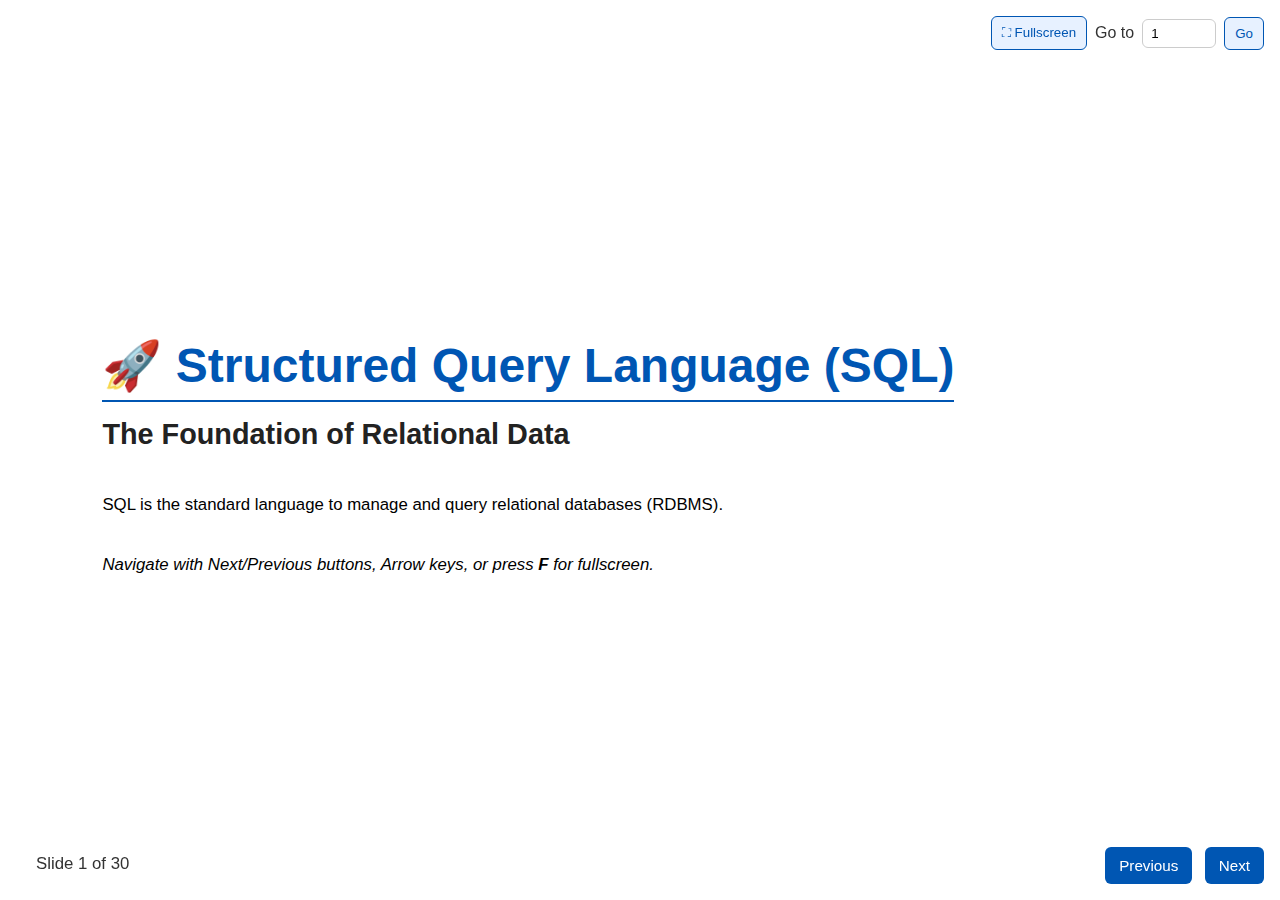
<file: sql_slides_fullscreen_30.html>
<!DOCTYPE html>
<html lang="en">
<head>
    <meta charset="UTF-8">
    <meta name="viewport" content="width=device-width, initial-scale=1.0">
    <title>SQL: Structured Query Language — 30-slide Presentation</title>
    <style>
        body {
            font-family: 'Segoe UI', Tahoma, Geneva, Verdana, sans-serif;
            margin: 0;
            padding: 0;
            background-color: #ffffff;
            color: #000000;
            overflow: hidden; /* Keep slide feel */
        }

        .slide {
            height: 100vh;
            width: 100vw;
            display: none;
            flex-direction: column;
            justify-content: center;
            align-items: flex-start;
            padding: 5% 8%;
            box-sizing: border-box;
            position: absolute;
            top: 0;
            left: 0;
            opacity: 0;
            transition: opacity 0.35s ease-in-out;
        }

        .slide.active { display: flex; opacity: 1; }

        .slide h1 { color: #0056b3; font-size: 3.0em; margin-bottom: 0.1em; border-bottom: 2px solid #0056b3; padding-bottom: 6px; }
        .slide h2 { color: #222222; font-size: 1.8em; margin-top: 0.4em; }
        .slide h3 { color: #000000; font-size: 1.4em; margin-top: 0.5em; }
        .slide p, .slide li { font-size: 1.05em; line-height: 1.6; color: #000000; }

        /* Code styling: use <pre><code> so multiline preserved */
        pre.code-block { background-color: #f5f5f5; padding: 18px; border-radius: 8px; font-family: 'Consolas', 'Courier New', monospace; white-space: pre; margin: 14px 0; width: 92%; box-sizing: border-box; overflow-x: auto; border: 1px solid #cccccc; font-size: 0.95em; color: #000000; }
        pre.code-block code { display: block; }

        .slide ul { list-style-type: '👉 '; padding-left: 30px; }
        .ddl-dml-container { display: grid; grid-template-columns: 1fr 1fr; gap: 30px; width: 100%; margin-top: 8px; }
        .ddl-dml-container > div { background-color: #f5f5f5; padding: 18px; border-radius: 8px; border-left: 5px solid #a371f7; }

        .nav-controls { position: fixed; bottom: 16px; right: 16px; z-index: 200; }
        .nav-controls button { background-color: #0056b3; color: #ffffff; border: none; padding: 10px 14px; margin-left: 8px; border-radius: 6px; cursor: pointer; font-size: 0.95em; }
        .nav-controls button:hover { background-color: #007bff; }

        #slide-indicator { position: fixed; bottom: 26px; left: 36px; font-size: 1.05em; color: #333333; }
        .top-controls { position: fixed; top: 16px; right: 16px; z-index: 300; display: flex; gap: 8px; align-items:center; }
        .top-controls button { background: #e7f1ff; color: #0056b3; border: 1px solid #0056b3; padding: 8px 10px; border-radius: 6px; cursor: pointer; }
        .top-controls input { width: 56px; padding: 6px 8px; border-radius: 6px; border: 1px solid #ccc; background: #ffffff; color: #000000; }

        @media (max-width: 800px) {
            .slide h1 { font-size: 2em; }
            .slide h2 { font-size: 1.4em; }
            .ddl-dml-container { grid-template-columns: 1fr; }
        }
    </style>
</head>
<body>

    <!-- --- Slides start --- -->

    <div class="slide active" data-slide-num="1">
        <h1>🚀 Structured Query Language (SQL)</h1>
        <h2>The Foundation of Relational Data</h2>
        <p>SQL is the standard language to manage and query relational databases (RDBMS).</p>
        <p><em>Navigate with Next/Previous buttons, Arrow keys, or press <strong>F</strong> for fullscreen.</em></p>
    </div>

    <div class="slide" data-slide-num="2">
        <h1>🛠️ DDL vs. DML</h1>
        <p>Commands are categorized into DDL (structure) and DML (data).</p>
        <div class="ddl-dml-container">
            <div>
                <h3>DDL</h3>
                <ul>
                    <li>CREATE, ALTER, DROP</li>
                    <li>Schema & table structure</li>
                </ul>
                <pre class="code-block"><code>CREATE TABLE Departments (
    DeptID INT PRIMARY KEY,
    Name VARCHAR(50)
);
</code></pre>
                <p><strong>Question:</strong> What DDL command removes a table but keeps the database?</p>
            </div>
            <div>
                <h3>DML</h3>
                <ul>
                    <li>SELECT, INSERT, UPDATE, DELETE</li>
                    <li>Manipulate record data</li>
                </ul>
                <pre class="code-block"><code>INSERT INTO Departments (DeptID, Name)
VALUES (1, 'Engineering');
</code></pre>
                <p><strong>Question:</strong> Which DML command modifies existing rows?</p>
            </div>
        </div>
    </div>

    <div class="slide" data-slide-num="3">
        <h1>📊 Data Types & Constraints</h1>
        <h3>Common Data Types</h3>
        <pre class="code-block"><code>INT, FLOAT, CHAR(n), VARCHAR(n), DATE, TIMESTAMP
</code></pre>
        <h3>Constraints</h3>
        <pre class="code-block"><code>NOT NULL, UNIQUE, PRIMARY KEY, FOREIGN KEY, CHECK, DEFAULT
</code></pre>
        <p><strong>Example:</strong></p>
        <pre class="code-block"><code>CREATE TABLE Users (
    ID INT PRIMARY KEY,
    Email VARCHAR(255) UNIQUE NOT NULL
);
</code></pre>
        <p><strong>Question:</strong> Why use VARCHAR over CHAR for variable-length text?</p>
    </div>

    <div class="slide" data-slide-num="4">
        <h1>🗃️ CREATE / USE / SHOW / DROP</h1>
        <pre class="code-block"><code>CREATE DATABASE ProjectDB;
USE ProjectDB;
SHOW DATABASES;
DROP DATABASE ProjectDB;
</code></pre>
        <p><strong>Practice:</strong> Create a database 'SchoolDB' and a table 'Students' with columns (ID, Name, DOB).</p>
    </div>

    <div class="slide" data-slide-num="5">
        <h1>🧱 CREATE TABLE: Examples</h1>
        <pre class="code-block"><code>CREATE TABLE Employees (
    EmpID INT PRIMARY KEY,
    Name VARCHAR(100) NOT NULL,
    Salary FLOAT DEFAULT 0.0,
    HireDate DATE
);
</code></pre>
        <p><strong>Question:</strong> How would you add a column 'Email' that must be unique?</p>
    </div>

    <div class="slide" data-slide-num="6">
        <h1>✏️ ALTER TABLE (Modify Structure)</h1>
        <pre class="code-block"><code>ALTER TABLE Employees
ADD DeptID INT;

ALTER TABLE Employees
DROP COLUMN Salary;

ALTER TABLE Employees
ADD CONSTRAINT fk_dept FOREIGN KEY (DeptID) REFERENCES Departments(DeptID);
</code></pre>
        <p><strong>Exercise:</strong> Add a NOT NULL constraint to 'Email' (note: some DBs require creating a new column and copying data).</p>
    </div>

    <div class="slide" data-slide-num="7">
        <h1>🔄 DML: INSERT / UPDATE / DELETE</h1>
        <pre class="code-block"><code>INSERT INTO Employees (EmpID, Name, DeptID)
VALUES (101, 'Alice', 1);

UPDATE Employees
SET Name = 'Alice Smith'
WHERE EmpID = 101;

DELETE FROM Employees
WHERE EmpID = 101;
</code></pre>
        <p><strong>Question:</strong> How to insert multiple rows in a single INSERT statement?</p>
    </div>

    <div class="slide" data-slide-num="8">
        <h1>🔍 SELECT: Basics & Aliasing</h1>
        <pre class="code-block"><code>SELECT Name AS FullName, Salary
FROM Employees;

SELECT DISTINCT DeptID
FROM Employees;
</code></pre>
        <p><strong>Question:</strong> What does DISTINCT do and when to use it?</p>
    </div>

    <div class="slide" data-slide-num="9">
        <h1>🔎 WHERE: Filtering Rows</h1>
        <pre class="code-block"><code>SELECT *
FROM Employees
WHERE DeptID IN (1, 3, 5);

SELECT *
FROM Employees
WHERE HireDate BETWEEN '2023-01-01' AND '2023-12-31';

SELECT *
FROM Employees
WHERE Name LIKE 'A%';
</code></pre>
        <p><strong>Practice:</strong> Find employees hired in the last 2 years (use appropriate dates).</p>
    </div>

    <div class="slide" data-slide-num="10">
        <h1>❓ NULL, IS NULL, IS NOT NULL</h1>
        <pre class="code-block"><code>SELECT *
FROM Employees
WHERE ManagerID IS NULL;

SELECT *
FROM Employees
WHERE ManagerID IS NOT NULL;
</code></pre>
        <p><strong>Question:</strong> Why is NULL not equal to 0 or an empty string?</p>
    </div>

    <div class="slide" data-slide-num="11">
        <h1>📚 ORDER BY & LIMIT</h1>
        <pre class="code-block"><code>SELECT *
FROM Employees
ORDER BY DeptID ASC, Name DESC;

SELECT *
FROM Employees
ORDER BY HireDate DESC
LIMIT 10;
</code></pre>
        <p><strong>Exercise:</strong> Show top 5 highest paid employees.</p>
    </div>

    <div class="slide" data-slide-num="12">
        <h1>📈 Aggregate Functions</h1>
        <pre class="code-block"><code>SELECT AVG(Salary) AS AvgSal, COUNT(*) AS Total
FROM Employees;

SELECT MAX(Salary), MIN(Salary)
FROM Employees;
</code></pre>
        <p><strong>Question:</strong> When should you use SUM vs COUNT?</p>
    </div>

    <div class="slide" data-slide-num="13">
        <h1>🧩 GROUP BY & HAVING</h1>
        <pre class="code-block"><code>SELECT DeptID, COUNT(*)
FROM Employees
GROUP BY DeptID
HAVING COUNT(*) > 5;
</code></pre>
        <p><strong>Practice:</strong> Group sales by month and filter months with total > 1000.</p>
    </div>

    <div class="slide" data-slide-num="14">
        <h1>🤝 JOINS: Inner, Left, Right, Full</h1>
        <pre class="code-block"><code>-- Inner Join
SELECT e.Name, d.Name AS Dept
FROM Employees e
JOIN Departments d ON e.DeptID = d.DeptID;

-- Left Join
SELECT e.Name, d.Name AS Dept
FROM Employees e
LEFT JOIN Departments d ON e.DeptID = d.DeptID;
</code></pre>
        <p><strong>Question:</strong> When would you use LEFT JOIN over INNER JOIN?</p>
    </div>

    <div class="slide" data-slide-num="15">
        <h1>🧠 NATURAL & CROSS JOIN (Cartesian)</h1>
        <pre class="code-block"><code>-- Natural join (auto on same-named columns)
SELECT *
FROM A
NATURAL JOIN B;

-- Cartesian product (use carefully)
SELECT *
FROM A
CROSS JOIN B;
</code></pre>
        <p><strong>Warning:</strong> CROSS JOIN can explode row counts dramatically.</p>
    </div>

    <div class="slide" data-slide-num="16">
        <h1>🕳️ Subqueries & Correlated Subqueries</h1>
        <pre class="code-block"><code>SELECT Name
FROM Employees
WHERE Salary > (
    SELECT AVG(Salary)
    FROM Employees
);

SELECT e.Name
FROM Employees e
WHERE Salary > (
    SELECT AVG(Salary)
    FROM Employees
    WHERE DeptID = e.DeptID
);
</code></pre>
        <p><strong>Exercise:</strong> Find employees who earn above their department's average.</p>
    </div>

    <div class="slide" data-slide-num="17">
        <h1>🔀 Set Operations: UNION / INTERSECT / EXCEPT</h1>
        <pre class="code-block"><code>SELECT Name FROM A
UNION
SELECT Name FROM B;

SELECT Name FROM A
INTERSECT
SELECT Name FROM B;

SELECT Name FROM A
EXCEPT
SELECT Name FROM B;
</code></pre>
        <p><strong>Question:</strong> What's the difference between UNION and UNION ALL?</p>
    </div>

    <div class="slide" data-slide-num="18">
        <h1>🏷️ Indexes & Views</h1>
        <pre class="code-block"><code>-- Create index
CREATE INDEX idx_emp_name ON Employees(Name);

-- Create view
CREATE VIEW vw_high_earners AS
SELECT Name, Salary
FROM Employees
WHERE Salary > 100000;
</code></pre>
        <p><strong>Practice:</strong> Create an index to speed up searches on Email.</p>
    </div>

    <div class="slide" data-slide-num="19">
        <h1>🧾 Transactions & ACID</h1>
        <pre class="code-block"><code>START TRANSACTION;
UPDATE Accounts SET Balance = Balance - 100 WHERE ID = 1;
UPDATE Accounts SET Balance = Balance + 100 WHERE ID = 2;
COMMIT;
-- or ROLLBACK;
</code></pre>
        <p><strong>Question:</strong> Which ACID property ensures durability after commit?</p>
    </div>

    <div class="slide" data-slide-num="20">
        <h1>🧩 Normalization (1NF, 2NF, 3NF)</h1>
        <p>Normalization reduces redundancy and improves integrity.</p>
        <pre class="code-block"><code>-- Example: Move repeating phone numbers to separate table 'Phones'
-- Users table
CREATE TABLE Users (
    UserID INT PRIMARY KEY,
    Name VARCHAR(100)
);

-- Phones table
CREATE TABLE Phones (
    PhoneID INT PRIMARY KEY,
    UserID INT REFERENCES Users(UserID),
    Phone VARCHAR(20)
);
</code></pre>
        <p><strong>Exercise:</strong> Given a single table with customer and order columns, sketch tables for 1NF → 3NF.</p>
    </div>

    <div class="slide" data-slide-num="21">
        <h1>🔎 Constraints Examples</h1>
        <pre class="code-block"><code>CREATE TABLE Orders (
    OrderID INT PRIMARY KEY,
    Qty INT CHECK (Qty > 0),
    OrderDate DATE DEFAULT CURRENT_DATE,
    CustomerID INT REFERENCES Customers(ID)
);
</code></pre>
        <p><strong>Question:</strong> How does CHECK differ from a trigger-based validation?</p>
    </div>

    <div class="slide" data-slide-num="22">
        <h1>🪟 Window Functions (OVER())</h1>
        <pre class="code-block"><code>SELECT Name, DeptID, Salary,
       RANK() OVER (PARTITION BY DeptID ORDER BY Salary DESC) AS DeptRank
FROM Employees;
</code></pre>
        <p><strong>Practice:</strong> Show top 3 earners per department.</p>
    </div>

    <div class="slide" data-slide-num="23">
        <h1>🔤 String Functions & Pattern Matching</h1>
        <pre class="code-block"><code>SELECT UPPER(Name), LOWER(Name), SUBSTR(Name,1,3)
FROM Employees;

SELECT * FROM Employees
WHERE Email LIKE '%@example.com';
</code></pre>
        <p><strong>Question:</strong> How to extract domain from email using SQL string functions?</p>
    </div>

    <div class="slide" data-slide-num="24">
        <h1>📅 Date/Time Functions</h1>
        <pre class="code-block"><code>SELECT CURRENT_DATE, CURRENT_TIMESTAMP;

SELECT DATE_ADD(HireDate, INTERVAL 30 DAY)
FROM Employees;

SELECT DATEDIFF(CURRENT_DATE, HireDate) AS DaysWorked
FROM Employees;
</code></pre>
        <p><strong>Exercise:</strong> Calculate employee tenure in years (approx).</p>
    </div>

    <div class="slide" data-slide-num="25">
        <h1>🎭 CASE / Conditional Logic</h1>
        <pre class="code-block"><code>SELECT Name, Salary,
       CASE
         WHEN Salary > 100000 THEN 'High'
         WHEN Salary > 50000 THEN 'Medium'
         ELSE 'Low'
       END AS SalaryBand
FROM Employees;
</code></pre>
        <p><strong>Question:</strong> When is CASE preferred over multiple WHERE conditions?</p>
    </div>

    <div class="slide" data-slide-num="26">
        <h1>🔁 Temporary Tables & CTEs</h1>
        <pre class="code-block"><code>-- CTE
WITH RecentSales AS (
    SELECT * FROM Sales
    WHERE SaleDate > '2025-01-01'
)
SELECT * FROM RecentSales WHERE Amount > 100;

-- Temp table (syntax varies)
CREATE TEMP TABLE tmp_users AS
SELECT * FROM Users WHERE Active = 1;
</code></pre>
        <p><strong>Practice:</strong> Use a CTE to compute moving average.</p>
    </div>

    <div class="slide" data-slide-num="27">
        <h1>💾 Stored Procedures & Functions</h1>
        <pre class="code-block"><code>-- Example (MySQL-like)
DELIMITER $$
CREATE PROCEDURE GiveRaise (IN emp INT, IN amt FLOAT)
BEGIN
    UPDATE Employees SET Salary = Salary + amt WHERE EmpID = emp;
END$$
DELIMITER ;
</code></pre>
        <p><strong>Question:</strong> When use stored procedures vs application logic?</p>
    </div>

    <div class="slide" data-slide-num="28">
        <h1>🔐 Security: Users, Roles & Permissions</h1>
        <pre class="code-block"><code>CREATE USER 'report'@'%' IDENTIFIED BY 'pwd';
GRANT SELECT ON ProjectDB.* TO 'report'@'%';
REVOKE INSERT ON ProjectDB.Employees FROM 'report'@'%';
</code></pre>
        <p><strong>Exercise:</strong> Create a read-only role for analytics users.</p>
    </div>

    <div class="slide" data-slide-num="29">
        <h1>⚡ Performance Tuning Tips</h1>
        <ul>
            <li>Use indexes selectively</li>
            <li>Avoid SELECT *</li>
            <li>Analyze query plans (EXPLAIN)</li>
            <li>Denormalize for read-heavy workloads when justified</li>
        </ul>
        <pre class="code-block"><code>EXPLAIN SELECT * FROM Employees WHERE Email = 'a@b.com';
</code></pre>
        <p><strong>Question:</strong> What index type helps with full-text search (DB-specific)?</p>
    </div>

    <div class="slide" data-slide-num="30">
        <h1>📚 Practice Questions & Summary</h1>
        <ol>
            <li>Write a query to list departments with average salary &gt; 70,000.</li>
            <li>Find employees without assigned departments.</li>
            <li>Create a CTE that returns top 5 salespersons by amount.</li>
        </ol>
        <p>You've reached the end. Use the controls to replay or jump to any slide.</p>
    </div>

    <!-- Controls -->
    <div class="nav-controls">
        <button id="prevBtn" title="Previous (Left Arrow)">Previous</button>
        <button id="nextBtn" title="Next (Right Arrow / Space)">Next</button>
    </div>

    <div class="top-controls">
        <button id="fsBtn" title="Toggle Fullscreen (F)">⛶ Fullscreen</button>
        <label for="goto" style="color:#333333;">Go to</label>
        <input id="goto" type="number" min="1" max="30" value="1" title="Enter slide number (1-30)">
        <button id="jumpBtn" title="Jump to slide">Go</button>
    </div>

    <div id="slide-indicator"></div>

    <script>
        let currentSlide = 0;
        const slides = document.querySelectorAll('.slide');
        const total = slides.length;
        const prevBtn = document.getElementById('prevBtn');
        const nextBtn = document.getElementById('nextBtn');
        const fsBtn = document.getElementById('fsBtn');
        const gotoInput = document.getElementById('goto');
        const jumpBtn = document.getElementById('jumpBtn');

        function updateSlideIndicator() {
            const indicator = document.getElementById('slide-indicator');
            indicator.textContent = `Slide ${currentSlide + 1} of ${total}`;
        }

        function showSlide(index) {
            if (index < 0) index = 0;
            if (index >= slides.length) index = slides.length - 1;
            slides.forEach((slide, i) => {
                slide.classList.remove('active');
                if (i === index) slide.classList.add('active');
            });
            currentSlide = index;
            gotoInput.value = currentSlide + 1;
            updateSlideIndicator();
        }

        function changeSlide(n) {
            showSlide((currentSlide + n + total) % total);
        }

        prevBtn.addEventListener('click', () => changeSlide(-1));
        nextBtn.addEventListener('click', () => changeSlide(1));
        jumpBtn.addEventListener('click', () => {
            const v = parseInt(gotoInput.value, 10) - 1;
            if (!isNaN(v)) showSlide(v);
        });

        // Keyboard navigation
        document.addEventListener('keydown', (e) => {
            if (e.key === 'ArrowRight' || e.key === ' ' ) {
                e.preventDefault();
                changeSlide(1);
            } else if (e.key === 'ArrowLeft') {
                changeSlide(-1);
            } else if (e.key === 'f' || e.key === 'F') {
                toggleFullScreen();
            } else if (e.key === 'Home') {
                showSlide(0);
            } else if (e.key === 'End') {
                showSlide(total - 1);
            }
        });

        // Fullscreen handling
        function isFullscreen() {
            return document.fullscreenElement || document.webkitFullscreenElement || document.mozFullScreenElement || document.msFullscreenElement;
        }
        function toggleFullScreen() {
            const el = document.documentElement;
            if (!isFullscreen()) {
                if (el.requestFullscreen) el.requestFullscreen();
                else if (el.webkitRequestFullscreen) el.webkitRequestFullscreen();
                else if (el.mozRequestFullScreen) el.mozRequestFullScreen();
                else if (el.msRequestFullscreen) el.msRequestFullscreen();
                fsBtn.textContent = '❐ Exit Fullscreen';
            } else {
                if (document.exitFullscreen) document.exitFullscreen();
                else if (document.webkitExitFullscreen) document.webkitExitFullscreen();
                else if (document.mozCancelFullScreen) document.mozCancelFullScreen();
                else if (document.msExitFullscreen) document.msExitFullscreen();
                fsBtn.textContent = '⛶ Fullscreen';
            }
        }
        fsBtn.addEventListener('click', toggleFullScreen);

        // Touch swipe support (basic)
        let touchStartX = null;
        document.addEventListener('touchstart', (e) => { touchStartX = e.changedTouches[0].screenX; });
        document.addEventListener('touchend', (e) => {
            if (touchStartX === null) return;
            const diff = e.changedTouches[0].screenX - touchStartX;
            if (Math.abs(diff) > 40) {
                if (diff < 0) changeSlide(1); else changeSlide(-1);
            }
            touchStartX = null;
        });

        // Initialize
        showSlide(currentSlide);

        // Accessibility: announce slide changes to screen readers (simple)
        const sr = document.createElement('div');
        sr.setAttribute('aria-live', 'polite');
        sr.style.position = 'absolute'; sr.style.left = '-10000px';
        document.body.appendChild(sr);
        function announce() { sr.textContent = `Showing slide ${currentSlide + 1} of ${total}`; }
        const observer = new MutationObserver(announce);
        observer.observe(document.getElementById('slide-indicator'), { childList: true });

    </script>
</body>
</html>
</file>
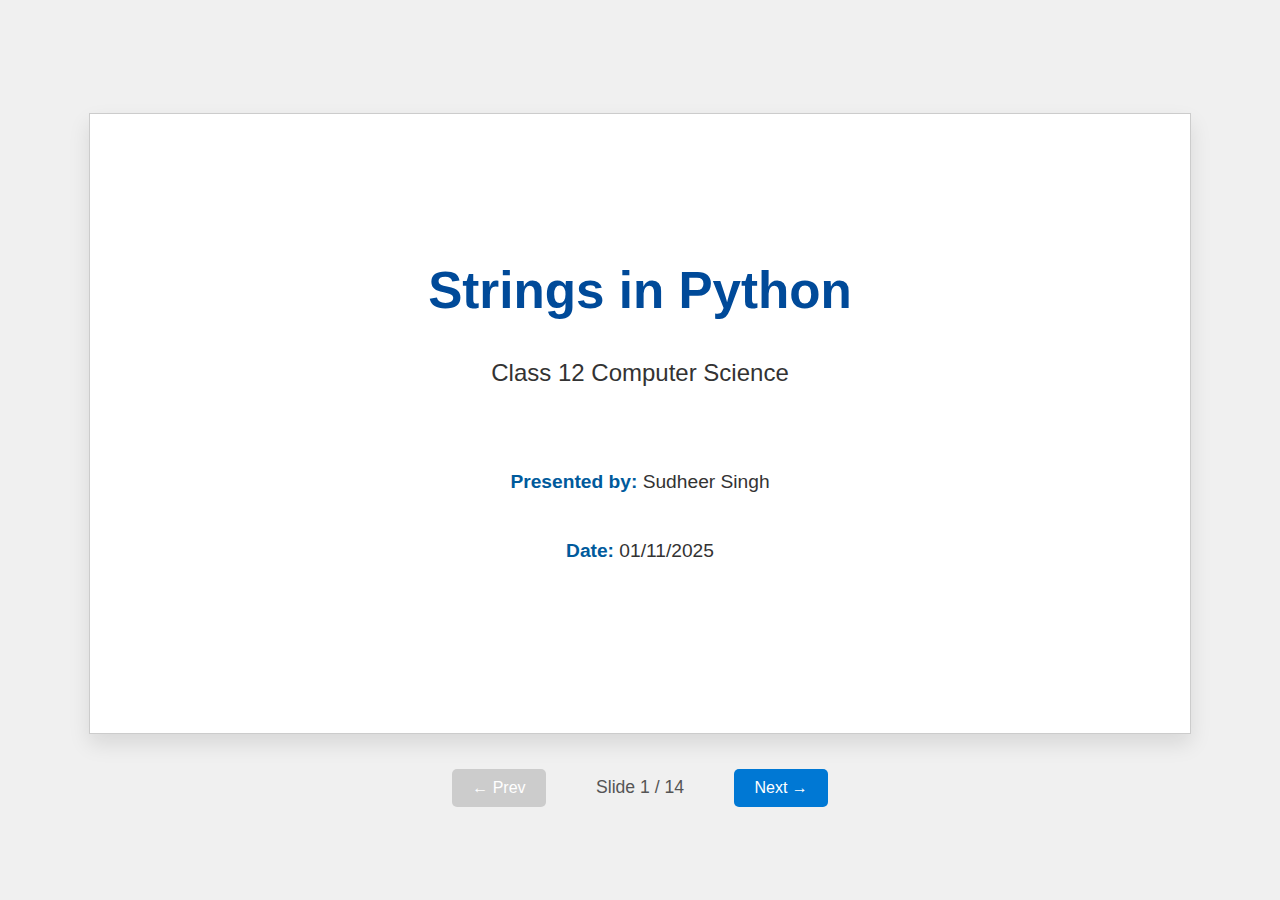
<file: string.html>
<!DOCTYPE html>
<html lang="en">
<head>
    <meta charset="UTF-8">
    <meta name="viewport" content="width=device-width, initial-scale=1.0">
    <title>Strings in Python - Presentation</title>
    <style>
        /* --- Basic Setup --- */
        body {
            font-family: -apple-system, BlinkMacSystemFont, "Segoe UI", Roboto, Helvetica, Arial, sans-serif;
            background-color: #f0f0f0;
            margin: 0;
            padding: 0;
            display: flex;
            flex-direction: column;
            justify-content: center;
            align-items: center;
            min-height: 100vh;
        }

        /* --- Presentation Container (The "Stage") --- */
        #presentation-container {
            width: 90vw;
            height: 50.625vw; /* 16:9 Aspect Ratio */
            max-width: 1100px;
            max-height: 618.75px;
            margin: 20px auto;
            border: 1px solid #ccc;
            box-shadow: 0 10px 20px rgba(0, 0, 0, 0.1);
            position: relative;
            background-color: #ffffff;
            overflow: hidden;
        }

        /* --- Slide Styling --- */
        .slide {
            /* Hide all slides by default */
            display: none;
            
            /* Full size of the container */
            width: 100%;
            height: 100%;
            
            /* Content layout */
            padding: 40px 60px;
            box-sizing: border-box;
            flex-direction: column;
            justify-content: flex-start;
            align-items: flex-start;
            text-align: left;
        }

        .slide.active {
            /* Show the active slide */
            display: flex;
        }

        /* Specific layout for Title/Q&A slides */
        .slide.title-slide {
            justify-content: center;
            align-items: center;
            text-align: center;
        }

        /* --- Typography --- */
        .slide h1 {
            font-size: 3.2em;
            margin: 0 0 10px 0;
            color: #004a99;
        }

        .slide h2 {
            font-size: 2.4em;
            color: #0078D4;
            margin: 0 0 25px 0;
            padding-bottom: 10px;
            border-bottom: 3px solid #f0f0f0;
            width: 100%;
        }

        .slide h3 {
            font-size: 1.6em;
            color: #333;
            margin: 20px 0 10px 0;
        }

        .slide p, .slide li {
            font-size: 1.3em;
            line-height: 1.6;
            color: #333;
        }

        .slide ul {
            width: 90%;
            margin-top: 0;
        }
        
        .slide li {
            margin-bottom: 15px;
        }
        
        .slide strong {
            color: #005A9C;
        }

        /* --- Code Blocks --- */
        .slide pre {
            background-color: #2d2d2d;
            color: #f1f1f1;
            padding: 20px;
            border-radius: 8px;
            font-size: 1.1em;
            width: 95%;
            overflow-x: auto;
            text-align: left;
        }

        .slide code {
            font-family: "Consolas", "Courier New", monospace;
        }
        
        /* For inline code in tables/text */
        .slide :not(pre) > code {
            background-color: #eee;
            color: #333;
            padding: 3px 6px;
            border-radius: 4px;
        }

        /* --- Tables --- */
        .slide table {
            width: 100%;
            border-collapse: collapse;
            margin-top: 20px;
            font-size: 1.1em;
        }

        .slide th, .slide td {
            border: 1px solid #ddd;
            padding: 12px;
            text-align: left;
        }

        .slide th {
            background-color: #f4f4f4;
            font-weight: bold;
        }
        
        .slide td:first-child {
            font-weight: 500;
        }

        /* --- Special Layouts --- */
        .side-by-side {
            display: flex;
            width: 100%;
            justify-content: space-between;
        }
        .side-by-side .code-block {
            width: 48%;
        }
        .side-by-side .code-block pre {
            width: 100%;
            height: 90%;
        }

        /* --- Navigation Controls --- */
        #navigation-controls {
            text-align: center;
            margin-top: 15px;
        }

        #navigation-controls button {
            font-size: 1em;
            padding: 10px 20px;
            cursor: pointer;
            background-color: #0078D4;
            color: white;
            border: none;
            border-radius: 5px;
            margin: 0 10px;
            transition: background-color 0.2s;
        }

        #navigation-controls button:hover {
            background-color: #005A9C;
        }

        #navigation-controls button:disabled {
            background-color: #ccc;
            cursor: not-allowed;
        }

        #counter {
            font-size: 1.1em;
            margin: 0 20px;
            color: #555;
            display: inline-block;
            width: 120px;
        }
    </style>
</head>
<body>

    <div id="presentation-container">

        <section class="slide title-slide active">
            <h1>Strings in Python</h1>
            <p style="font-size: 1.5em;">Class 12 Computer Science</p>
            <p style="font-size: 1.2em; margin-top: 50px;"><strong>Presented by:</strong> Sudheer Singh</p>
            <p style="font-size: 1.2em;"><strong>Date:</strong> 01/11/2025</p>
        </section>

        <section class="slide">
            <h2>Introduction to Strings</h2>
            <ul>
                <li>A string is a <strong>sequence of characters</strong>.</li>
                <li>Enclosed in single quotes (<code>' '</code>) or double quotes (<code>" "</code>).</li>
                <li>Strings are <strong>immutable</strong> (they cannot be changed after creation).</li>
            </ul>
            <h3>Example:</h3>
            <pre><code>name = "Alice"
print(name)</code></pre>
        </section>

        <section class="slide">
            <h2>String Operations Overview</h2>
            <ul>
                <li>Concatenation (<code>+</code>) &nbsp;&nbsp; <em>(Joining strings)</em></li>
                <li>Repetition (<code>*</code>) &nbsp;&nbsp; <em>(Repeating strings)</em></li>
                <li>Membership (<code>in</code>, <code>not in</code>) &nbsp;&nbsp; <em>(Checking for substrings)</em></li>
                <li>Slicing (<code>[start:end:step]</code>) &nbsp;&nbsp; <em>(Extracting substrings)</em></li>
            </ul>
        </section>

        <section class="slide">
            <h2>Concatenation & Repetition</h2>
            <h3>Concatenation ( + )</h3>
            <pre><code>"Hello" + " " + "World"
# Output: 'Hello World'</code></pre>
            
            <h3>Repetition ( * )</h3>
            <pre><code>"Hi" * 3
# Output: 'HiHiHi'</code></pre>
        </section>

        <section class="slide">
            <h2>Membership & Slicing</h2>
            <h3>Membership (in)</h3>
            <pre><code>"a" in "apple"
# Output: True

"z" not in "apple"
# Output: True</code></pre>
            
            <h3>Slicing ([ : ])</h3>
            <pre><code>text = "Python"
text[1:4]  # From index 1 up to (but not including) 4
# Output: 'yth'

text[2:]   # From index 2 to the end
# Output: 'thon'

text[:3]   # From the start up to index 3
# Output: 'Pyt'</code></pre>
        </section>

        <section class="slide">
            <h2>Traversing a String</h2>
            <div class="side-by-side">
                <div class="code-block">
                    <h3>Using <code>for</code> loop:</h3>
                    <pre><code>for char in "Hello":
    print(char)

# Output:
# H
# e
# l
# l
# o</code></pre>
                </div>
                <div class="code-block">
                    <h3>Using <code>while</code> loop:</h3>
                    <pre><code>i = 0
text = "Hello"
while i < len(text):
    print(text[i])
    i += 1
    
# (Same Output)</code></pre>
                </div>
            </div>
        </section>

        <section class="slide">
            <h2>Built-in Functions & Methods</h2>
            <ul>
                <li><strong>Case:</strong> <code>len()</code>, <code>capitalize()</code>, <code>title()</code>, <code>lower()</code>, <code>upper()</code></li>
                <li><strong>Search:</strong> <code>count()</code>, <code>find()</code>, <code>index()</code></li>
                <li><strong>Checks:</strong> <code>endswith()</code>, <code>startswith()</code></li>
                <li><strong>Type Checks:</strong> <code>isalnum()</code>, <code>isalpha()</code>, <code>isdigit()</code>, <code>islower()</code>, <code>isupper()</code>, <code>isspace()</code></li>
                <li><strong>Spacing:</strong> <code>lstrip()</code>, <code>rstrip()</code>, <code>strip()</code></li>
                <li><strong>Modify:</strong> <code>replace()</code>, <code>join()</code>, <code>partition()</code>, <code>split()</code></li>
            </ul>
        </section>

        <section class="slide">
            <h2>Case Conversion Methods</h2>
            <table>
                <tr>
                    <th>Method</th>
                    <th>Description</th>
                    <th>Example</th>
                </tr>
                <tr>
                    <td><code>capitalize()</code></td>
                    <td>First letter capital, rest lower</td>
                    <td><code>"hello".capitalize()</code> &rarr; "Hello"</td>
                </tr>
                <tr>
                    <td><code>title()</code></td>
                    <td>First letter of each word capital</td>
                    <td><code>"hello world".title()</code> &rarr; "Hello World"</td>
                </tr>
                <tr>
                    <td><code>lower()</code></td>
                    <td>All lowercase</td>
                    <td><code>"HELLO".lower()</code> &rarr; "hello"</td>
                </tr>
                <tr>
                    <td><code>upper()</code></td>
                    <td>All uppercase</td>
                    <td><code>"hello".upper()</code> &rarr; "HELLO"</td>
                </tr>
            </table>
        </section>

        <section class="slide">
            <h2>Search & Count Methods</h2>
            <table>
                <tr>
                    <th>Method</th>
                    <th>Description</th>
                    <th>Example</th>
                </tr>
                <tr>
                    <td><code>count("a")</code></td>
                    <td>Count occurrences of "a"</td>
                    <td><code>"banana".count("a")</code> &rarr; 3</td>
                </tr>
                <tr>
                    <td><code>find("p")</code></td>
                    <td>First index of "p", or <strong>-1</strong> if not found</td>
                    <td><code>"apple".find("p")</code> &rarr; 1</td>
                </tr>
                <tr>
                    <td><code>index("p")</code></td>
                    <td>First index of "p", or <strong>error</strong> if not found</td>
                    <td><code>"apple".index("p")</code> &rarr; 1</td>
                </tr>
            </table>
        </section>

        <section class="slide">
            <h2>Boolean Checks (True/False)</h2>
            <table>
                <tr>
                    <th>Method</th>
                    <th>Checks for...</th>
                    <th>Example</th>
                </tr>
                <tr>
                    <td><code>isalnum()</code></td>
                    <td>Alphanumeric (letters and numbers)</td>
                    <td><code>"abc123".isalnum()</code> &rarr; True</td>
                </tr>
                <tr>
                    <td><code>isalpha()</code></td>
                    <td>Alphabetic (letters only)</td>
                    <td><code>"abc".isalpha()</code> &rarr; True</td>
                </tr>
                <tr>
                    <td><code>isdigit()</code></td>
                    <td>Digits (numbers only)</td>
                    <td><code>"123".isdigit()</code> &rarr; True</td>
                </tr>
                <tr>
                    <td><code>islower()</code></td>
                    <td>All lowercase</td>
                    <td><code>"hello".islower()</code> &rarr; True</td>
                </tr>
                <tr>
                    <td><code>isupper()</code></td>
                    <td>All uppercase</td>
                    <td><code>"HELLO".isupper()</code> &rarr; True</td>
                </tr>
                <tr>
                    <td><code>isspace()</code></td>
                    <td>Whitespace only (spaces, tabs)</td>
                    <td><code>" ".isspace()</code> &rarr; True</td>
                </tr>
            </table>
        </section>

        <section class="slide">
            <h2>Strip & Replace Methods</h2>
            <table>
                <tr>
                    <th>Method</th>
                    <th>Description</th>
                    <th>Example</th>
                </tr>
                <tr>
                    <td><code>strip()</code></td>
                    <td>Remove whitespace from both ends</td>
                    <td><code>" hello ".strip()</code> &rarr; "hello"</td>
                </tr>
                <tr>
                    <td><code>lstrip()</code></td>
                    <td>Remove whitespace from left end</td>
                    <td><code>" hello".lstrip()</code> &rarr; "hello"</td>
                </tr>
                <tr>
                    <td><code>rstrip()</code></td>
                    <td>Remove whitespace from right end</td>
                    <td><code>"hello ".rstrip()</code> &rarr; "hello"</td>
                </tr>
                <tr>
                    <td><code>replace("p", "b")</code></td>
                    <td>Replace all occurrences</td>
                    <td><code>"apple".replace("p", "b")</code> &rarr; "abble"</td>
                </tr>
            </table>
        </section>

        <section class="slide">
            <h2>Split, Join & Partition</h2>
            <table>
                <tr>
                    <th>Method</th>
                    <th>Description</th>
                    <th>Example</th>
                </tr>
                <tr>
                    <td><code>split(",")</code></td>
                    <td>Split by comma, returns a <strong>List</strong></td>
                    <td><code>"a,b,c".split(",")</code> &rarr; ['a', 'b', 'c']</td>
                </tr>
                <tr>
                    <td><code>" ".join(list)</code></td>
                    <td>Join list items with a space, returns a <strong>String</strong></td>
                    <td><code>" ".join(["Hello", "World"])</code> &rarr; "Hello World"</td>
                </tr>
                <tr>
                    <td><code>partition("-")</code></td>
                    <td>Split into 3 parts (before, sep, after)</td>
                    <td><code>"apple-pie".partition("-")</code> &rarr; ('apple', '-', 'pie')</td>
                </tr>
            </table>
        </section>

        <section class="slide">
            <h2>Summary</h2>
            <ul>
                <li>Strings are <strong>essential</strong> and <strong>immutable</strong> sequences in Python.</li>
                <li>Use operations (<code>+</code>, <code>*</code>) and slicing (<code>:</code>) for basic manipulation.</li>
                <li>Python has a rich library of <strong>built-in methods</strong> for every need (case, search, split, etc.).</li>
                <li>Remember the difference between <code>find()</code> (-1) and <code>index()</code> (error).</li>
                <li>Practice with examples to master string handling!</li>
            </ul>
        </section>

        <section class="slide title-slide">
            <h1>Thank You</h1>
            <h2>Questions?</h2>
        </section>

    </div>

    <div id="navigation-controls">
        <button id="prev">&larr; Prev</button>
        <span id="counter"></span>
        <button id="next">Next &rarr;</button>
    </div>

    <script>
        // --- JavaScript for Navigation ---

        // Get all the slides and navigation elements
        const slides = document.querySelectorAll('.slide');
        const prevBtn = document.getElementById('prev');
        const nextBtn = document.getElementById('next');
        const counter = document.getElementById('counter');
        
        let currentSlide = 0;
        const totalSlides = slides.length;

        // Function to show a specific slide
        function showSlide(n) {
            // Hide the currently active slide
            slides[currentSlide].classList.remove('active');
            
            // Update the current slide index, making sure it's within bounds
            if (n >= totalSlides) {
                currentSlide = totalSlides - 1;
            } else if (n < 0) {
                currentSlide = 0;
            } else {
                currentSlide = n;
            }
            
            // Show the new active slide
            slides[currentSlide].classList.add('active');
            
            // Update the counter text
            counter.textContent = `Slide ${currentSlide + 1} / ${totalSlides}`;
            
            // Enable/disable Prev/Next buttons at the start or end
            prevBtn.disabled = (currentSlide === 0);
            nextBtn.disabled = (currentSlide === totalSlides - 1);
        }

        // --- Event Listeners ---

        // Next button click
        nextBtn.addEventListener('click', () => {
            showSlide(currentSlide + 1);
        });
        
        // Previous button click
        prevBtn.addEventListener('click', () => {
            showSlide(currentSlide - 1);
        });

        // Keyboard navigation (Arrow Keys)
        document.addEventListener('keydown', (e) => {
            if (e.key === 'ArrowRight' && currentSlide < totalSlides - 1) {
                showSlide(currentSlide + 1);
            } else if (e.key === 'ArrowLeft' && currentSlide > 0) {
                showSlide(currentSlide - 1);
            }
        });

        // Show the first slide on initial page load
        showSlide(0);

    </script>
</body>
</html>
</file>
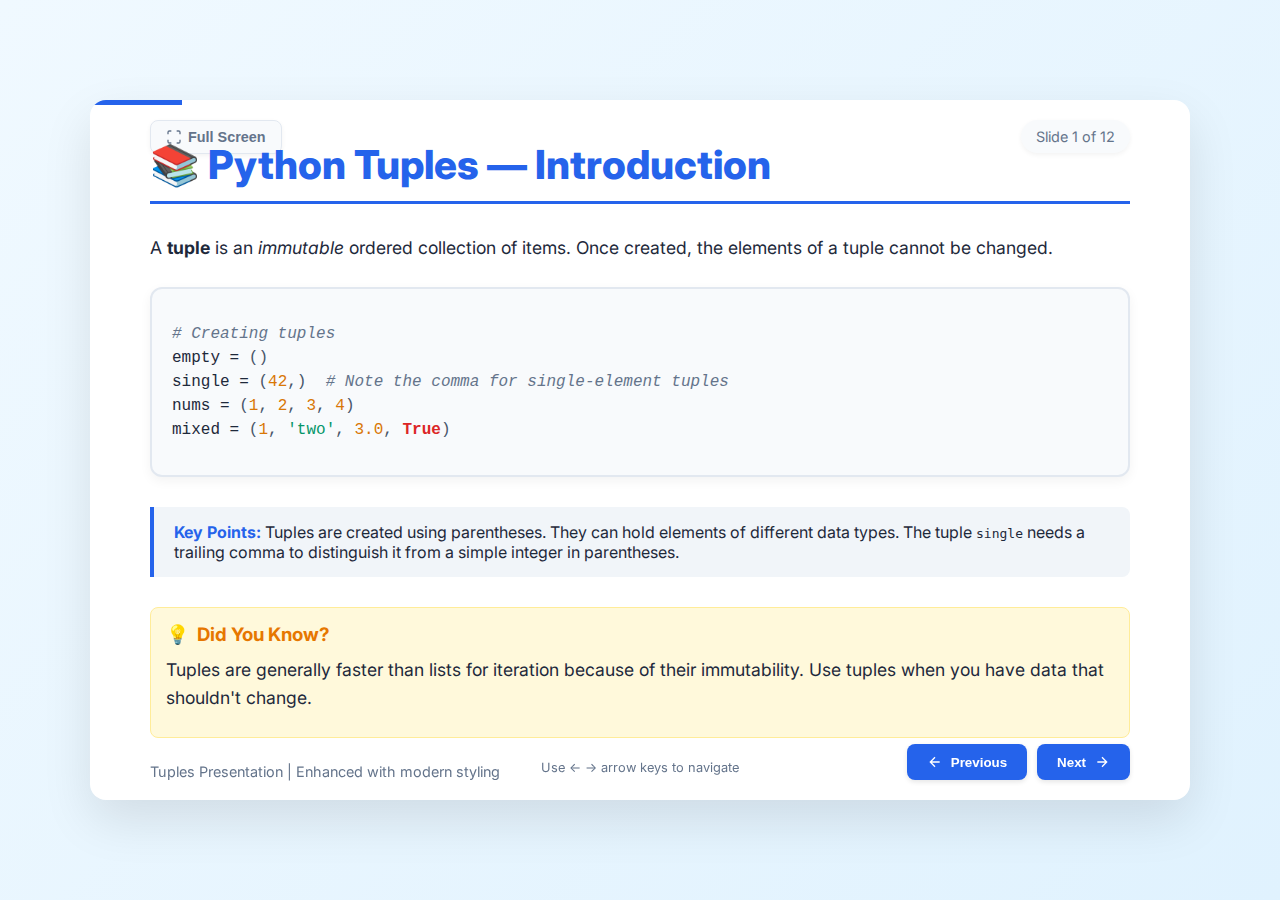
<file: tuples.html>
<!doctype html>
<html lang="en">
<head>
  <meta charset="utf-8" />
  <meta name="viewport" content="width=device-width,initial-scale=1" />
  <title>Tuples — Introduction, Operations & Programs</title>
  <style>
    :root {
      --primary: #2563eb;
      --primary-dark: #1d4ed8;
      --secondary: #64748b;
      --accent: #f59e0b;
      --light: #f8fafc;
      --dark: #1e293b;
      --code-bg: #f8fafc;
      --code-border: #e2e8f0;
      --code-text: #1e293b;
      --border: #e2e8f0;
      --success: #10b981;
    }
    
    html, body {
      height: 100%;
      margin: 0;
      font-family: 'Inter', system-ui, -apple-system, 'Segoe UI', Roboto, 'Helvetica Neue', Arial, sans-serif;
      background: linear-gradient(135deg, #f0f9ff 0%, #e0f2fe 100%);
      color: var(--dark);
    }
    
    body {
      display: flex;
      align-items: center;
      justify-content: center;
      padding: 20px;
      box-sizing: border-box;
    }
    
    .deck {
      width: 100%;
      max-width: 1100px;
      height: 700px;
      background: white;
      border-radius: 16px;
      box-shadow: 0 20px 50px rgba(0, 0, 0, 0.1);
      overflow: hidden;
      display: flex;
      flex-direction: column;
      position: relative;
      transition: all 0.3s ease;
    }
    
    .deck.fullscreen {
      width: 100vw;
      height: 100vh;
      max-width: none;
      border-radius: 0;
      box-shadow: none;
    }
    
    .slide-container {
      flex: 1;
      position: relative;
      overflow: hidden;
    }
    
    .slide {
      width: 100%;
      height: 100%;
      padding: 40px 60px;
      box-sizing: border-box;
      position: absolute;
      top: 0;
      left: 0;
      opacity: 0;
      transform: translateX(20px);
      transition: opacity 0.5s ease, transform 0.5s ease;
      overflow-y: auto;
      display: flex;
      flex-direction: column;
    }
    
    .slide.active {
      opacity: 1;
      transform: translateX(0);
    }
    
    h1 {
      font-size: 2.5rem;
      margin: 0 0 20px;
      font-weight: 800;
      color: var(--primary);
      border-bottom: 3px solid var(--primary);
      padding-bottom: 12px;
    }
    
    h2 {
      font-size: 1.5rem;
      margin: 20px 0 10px;
      font-weight: 700;
      color: var(--dark);
    }
    
    p {
      font-size: 1.1rem;
      line-height: 1.6;
      margin: 10px 0;
    }
    
    ul {
      margin: 10px 0 10px 20px;
      padding-left: 10px;
    }
    
    li {
      margin: 8px 0;
      font-size: 1.1rem;
      line-height: 1.5;
    }
    
    .code {
      background: var(--code-bg);
      border: 2px solid var(--code-border);
      padding: 20px;
      border-radius: 12px;
      margin: 15px 0;
      overflow-x: auto;
      box-shadow: 0 4px 12px rgba(0, 0, 0, 0.05);
    }
    
    pre code {
      display: block;
      white-space: pre-wrap;
      font-family: 'Fira Code', 'Consolas', 'Monaco', 'Courier New', monospace;
      font-size: 1rem;
      line-height: 1.5;
      color: var(--code-text);
    }
    
    /* Improved syntax highlighting colors for light background */
    .kw { color: #dc2626; font-weight: 600; } /* Red for keywords */
    .fn { color: #7c3aed; } /* Purple for functions */
    .cm { color: #64748b; font-style: italic; } /* Gray for comments */
    .str { color: #059669; } /* Green for strings */
    .num { color: #d97706; } /* Amber for numbers */
    .op { color: #0369a1; } /* Blue for operators */
    .br { color: #475569; } /* Slate for brackets */
    
    .explanation {
      background: #f1f5f9;
      border-left: 4px solid var(--primary);
      padding: 15px 20px;
      margin: 15px 0;
      border-radius: 0 8px 8px 0;
    }
    
    .explanation strong {
      color: var(--primary);
    }
    
    .footer {
      position: absolute;
      left: 60px;
      bottom: 20px;
      font-size: 0.9rem;
      color: var(--secondary);
    }
    
    .controls {
      position: absolute;
      right: 60px;
      bottom: 20px;
      display: flex;
      gap: 10px;
    }
    
    button {
      background: var(--primary);
      color: white;
      border: none;
      padding: 10px 20px;
      border-radius: 8px;
      cursor: pointer;
      font-weight: 600;
      transition: all 0.2s ease;
      box-shadow: 0 2px 5px rgba(0, 0, 0, 0.1);
      display: flex;
      align-items: center;
      gap: 8px;
    }
    
    button:hover {
      background: var(--primary-dark);
      transform: translateY(-2px);
      box-shadow: 0 4px 8px rgba(0, 0, 0, 0.15);
    }
    
    button.secondary {
      background: var(--secondary);
    }
    
    button.secondary:hover {
      background: #475569;
    }
    
    .slide-indicator {
      position: absolute;
      top: 20px;
      right: 60px;
      background: var(--light);
      padding: 8px 15px;
      border-radius: 20px;
      font-size: 0.9rem;
      color: var(--secondary);
      box-shadow: 0 2px 5px rgba(0, 0, 0, 0.05);
    }
    
    .progress-bar {
      position: absolute;
      top: 0;
      left: 0;
      height: 5px;
      background: var(--primary);
      width: 0%;
      transition: width 0.3s ease;
    }
    
    .tip-box {
      background: #fff9db;
      border: 1px solid #ffec99;
      border-radius: 8px;
      padding: 15px;
      margin: 15px 0;
    }
    
    .tip-box h3 {
      margin: 0 0 10px;
      color: #e67700;
      display: flex;
      align-items: center;
      gap: 8px;
    }
    
    .tip-box h3::before {
      content: "💡";
    }
    
    .fullscreen-btn {
      position: absolute;
      top: 20px;
      left: 60px;
      background: var(--light);
      border: 1px solid var(--border);
      padding: 8px 15px;
      border-radius: 8px;
      cursor: pointer;
      font-size: 0.9rem;
      color: var(--secondary);
      transition: all 0.2s ease;
      display: flex;
      align-items: center;
      gap: 6px;
      box-shadow: 0 2px 5px rgba(0, 0, 0, 0.05);
    }
    
    .fullscreen-btn:hover {
      background: #e2e8f0;
      transform: translateY(-1px);
    }
    
    .fullscreen-btn svg {
      width: 16px;
      height: 16px;
    }
    
    .keyboard-hint {
      position: absolute;
      bottom: 20px;
      left: 50%;
      transform: translateX(-50%);
      font-size: 0.8rem;
      color: var(--secondary);
      background: rgba(255, 255, 255, 0.8);
      padding: 5px 10px;
      border-radius: 12px;
      backdrop-filter: blur(4px);
    }
    
    @media (max-width: 768px) {
      body {
        padding: 10px;
        align-items: flex-start;
      }
      
      .deck {
        height: 90vh;
      }
      
      .slide {
        padding: 30px 20px;
      }
      
      h1 {
        font-size: 1.8rem;
      }
      
      h2 {
        font-size: 1.3rem;
      }
      
      .footer, .controls {
        position: static;
        margin: 20px;
      }
      
      .controls {
        justify-content: center;
      }
      
      .slide-indicator {
        top: 10px;
        right: 20px;
      }
      
      .fullscreen-btn {
        top: 10px;
        left: 20px;
      }
      
      .keyboard-hint {
        display: none;
      }
    }
    
    /* Fullscreen styles */
    body.fullscreen {
      padding: 0;
      background: white;
    }
    
    body.fullscreen .deck {
      border-radius: 0;
      box-shadow: none;
    }
  </style>
  <link rel="preconnect" href="https://fonts.googleapis.com">
  <link rel="preconnect" href="https://fonts.gstatic.com" crossorigin>
  <link href="https://fonts.googleapis.com/css2?family=Inter:wght@400;500;600;700;800&display=swap" rel="stylesheet">
</head>
<body>
  <div class="deck">
    <div class="progress-bar" id="progress-bar"></div>
    <div class="slide-indicator" id="slide-indicator">Slide 1 of 12</div>
    
    <button class="fullscreen-btn" id="fullscreen-btn">
      <svg viewBox="0 0 24 24" fill="none" stroke="currentColor" stroke-width="2">
        <path d="M8 3H5a2 2 0 0 0-2 2v3m18 0V5a2 2 0 0 0-2-2h-3m0 18h3a2 2 0 0 0 2-2v-3M3 16v3a2 2 0 0 0 2 2h3"></path>
      </svg>
      Full Screen
    </button>
    
    <div class="slide-container">
      <section class="slide active" id="s1">
        <h1>📚 Python Tuples — Introduction</h1>
        <p>A <strong>tuple</strong> is an <em>immutable</em> ordered collection of items. Once created, the elements of a tuple cannot be changed.</p>
        
        <div class="code">
          <pre><code><span class="cm"># Creating tuples</span>
empty = <span class="br">(</span><span class="br">)</span>
single = <span class="br">(</span><span class="num">42</span><span class="br">,</span><span class="br">)</span>  <span class="cm"># Note the comma for single-element tuples</span>
nums = <span class="br">(</span><span class="num">1</span><span class="br">,</span> <span class="num">2</span><span class="br">,</span> <span class="num">3</span><span class="br">,</span> <span class="num">4</span><span class="br">)</span>
mixed = <span class="br">(</span><span class="num">1</span><span class="br">,</span> <span class="str">'two'</span><span class="br">,</span> <span class="num">3.0</span><span class="br">,</span> <span class="kw">True</span><span class="br">)</span></code></pre>
        </div>
        
        <div class="explanation">
          <strong>Key Points:</strong> Tuples are created using parentheses. They can hold elements of different data types. The tuple <code>single</code> needs a trailing comma to distinguish it from a simple integer in parentheses.
        </div>
        
        <div class="tip-box">
          <h3>Did You Know?</h3>
          <p>Tuples are generally faster than lists for iteration because of their immutability. Use tuples when you have data that shouldn't change.</p>
        </div>
      </section>

      <section class="slide" id="s2">
        <h1>🔍 Tuple Indexing & Access</h1>
        <p>Access tuple elements using indexing and slicing, similar to lists.</p>
        
        <div class="code">
          <pre><code>t = <span class="br">(</span><span class="str">'a'</span><span class="br">,</span> <span class="str">'b'</span><span class="br">,</span> <span class="str">'c'</span><span class="br">,</span> <span class="str">'d'</span><span class="br">)</span>
first = t<span class="br">[</span><span class="num">0</span><span class="br">]</span>      <span class="cm"># 'a'</span>
last = t<span class="br">[</span><span class="op">-</span><span class="num">1</span><span class="br">]</span>      <span class="cm"># 'd'</span>
slice_mid = t<span class="br">[</span><span class="num">1</span><span class="br">:</span><span class="num">3</span><span class="br">]</span> <span class="cm"># ('b', 'c')</span></code></pre>
        </div>
        
        <div class="explanation">
          <strong>Explanation:</strong> Indexing allows access to specific elements. Negative indices count from the end. Slicing extracts a portion of the tuple, creating a new tuple.
        </div>
      </section>

      <section class="slide" id="s3">
        <h1>➕ Tuple Operations — Concatenation & Repetition</h1>
        
        <div class="code">
          <pre><code>a = <span class="br">(</span><span class="num">1</span><span class="br">,</span> <span class="num">2</span><span class="br">)</span>
b = <span class="br">(</span><span class="num">3</span><span class="br">,</span> <span class="num">4</span><span class="br">)</span>
c = a <span class="op">+</span> b   <span class="cm"># (1, 2, 3, 4)</span>

t = <span class="br">(</span><span class="num">0</span><span class="br">,</span> <span class="num">1</span><span class="br">)</span>
rep = t <span class="op">*</span> <span class="num">3</span>  <span class="cm"># (0, 1, 0, 1, 0, 1)</span></code></pre>
        </div>
        
        <div class="explanation">
          <strong>Explanation:</strong> The <code>+</code> operator joins two tuples, creating a new one. The <code>*</code> operator repeats the tuple contents a given number of times.
        </div>
      </section>

      <section class="slide" id="s4">
        <h1>🔎 Tuple Operations — Membership & Slicing</h1>
        
        <div class="code">
          <pre><code><span class="num">3</span> <span class="kw">in</span> <span class="br">(</span><span class="num">1</span><span class="br">,</span> <span class="num">2</span><span class="br">,</span> <span class="num">3</span><span class="br">)</span>   <span class="cm"># True</span>
<span class="num">5</span> <span class="kw">not in</span> <span class="br">(</span><span class="num">1</span><span class="br">,</span> <span class="num">2</span><span class="br">,</span> <span class="num">3</span><span class="br">)</span> <span class="cm"># True</span>
<span class="br">(</span><span class="num">1</span><span class="br">,</span> <span class="num">2</span><span class="br">,</span> <span class="num">3</span><span class="br">,</span> <span class="num">4</span><span class="br">)</span><span class="br">[</span><span class="num">1</span><span class="br">:</span><span class="num">3</span><span class="br">]</span>    <span class="cm"># (2, 3)</span></code></pre>
        </div>
        
        <div class="explanation">
          <strong>Explanation:</strong> The <code>in</code> keyword checks whether an element exists in the tuple. Slicing extracts a range of elements by index positions.
        </div>
      </section>

      <section class="slide" id="s5">
        <h1>🛠️ Built-in Functions — Part 1</h1>
        
        <ul>
          <li><code>len(t)</code> — returns the number of elements in the tuple</li>
          <li><code>tuple(iterable)</code> — converts an iterable to a tuple</li>
          <li><code>t.count(x)</code> — counts occurrences of x in the tuple</li>
          <li><code>t.index(x)</code> — returns the first index of x</li>
        </ul>
        
        <div class="code">
          <pre><code>t = <span class="br">(</span><span class="num">1</span><span class="br">,</span> <span class="num">2</span><span class="br">,</span> <span class="num">3</span><span class="br">,</span> <span class="num">2</span><span class="br">,</span> <span class="num">1</span><span class="br">)</span>
<span class="kw">print</span><span class="br">(</span><span class="fn">len</span><span class="br">(</span>t<span class="br">)</span><span class="br">)</span>           <span class="cm"># 5</span>
<span class="kw">print</span><span class="br">(</span>t<span class="fn">.count</span><span class="br">(</span><span class="num">2</span><span class="br">)</span><span class="br">)</span>      <span class="cm"># 2</span>
<span class="kw">print</span><span class="br">(</span>t<span class="fn">.index</span><span class="br">(</span><span class="num">3</span><span class="br">)</span><span class="br">)</span>      <span class="cm"># 2</span></code></pre>
        </div>
        
        <div class="explanation">
          <strong>Explanation:</strong> These built-in functions simplify tuple management, letting you find length, convert data, or locate values efficiently.
        </div>
      </section>

      <section class="slide" id="s6">
        <h1>📊 Built-in Functions — Part 2</h1>
        
        <ul>
          <li><code>sorted(t)</code> — returns a sorted list from tuple elements</li>
          <li><code>min(t), max(t), sum(t)</code> — numeric operations</li>
        </ul>
        
        <div class="code">
          <pre><code>t = <span class="br">(</span><span class="num">3</span><span class="br">,</span> <span class="num">1</span><span class="br">,</span> <span class="num">2</span><span class="br">,</span> <span class="num">1</span><span class="br">)</span>
<span class="kw">print</span><span class="br">(</span><span class="fn">len</span><span class="br">(</span>t<span class="br">)</span><span class="br">)</span>                    <span class="cm"># 4</span>
<span class="kw">print</span><span class="br">(</span><span class="fn">min</span><span class="br">(</span>t<span class="br">)</span><span class="br">,</span> <span class="fn">max</span><span class="br">(</span>t<span class="br">)</span><span class="br">,</span> <span class="fn">sum</span><span class="br">(</span>t<span class="br">)</span><span class="br">)</span>   <span class="cm"># (1, 3, 7)</span>
<span class="kw">print</span><span class="br">(</span><span class="fn">sorted</span><span class="br">(</span>t<span class="br">)</span><span class="br">)</span>                <span class="cm"># [1, 1, 2, 3]</span></code></pre>
        </div>
        
        <div class="explanation">
          <strong>Explanation:</strong> The <code>sorted()</code> function returns a sorted list, while <code>min()</code>, <code>max()</code>, and <code>sum()</code> return numeric results across tuple values.
        </div>
      </section>

      <section class="slide" id="s7">
        <h1>🔄 Tuple Assignment & Unpacking</h1>
        
        <div class="code">
          <pre><code><span class="cm"># Multiple assignment</span>
a<span class="br">,</span> b<span class="br">,</span> c = <span class="br">(</span><span class="num">10</span><span class="br">,</span> <span class="num">20</span><span class="br">,</span> <span class="num">30</span><span class="br">)</span>
<span class="kw">print</span><span class="br">(</span>a<span class="br">,</span> b<span class="br">,</span> c<span class="br">)</span>  <span class="cm"># 10 20 30</span>

<span class="cm"># Shorthand (parentheses optional)</span>
x<span class="br">,</span> y = <span class="num">1</span><span class="br">,</span> <span class="num">2</span>

<span class="cm"># Variable swapping</span>
x<span class="br">,</span> y = y<span class="br">,</span> x  <span class="cm"># swap values</span></code></pre>
        </div>
        
        <div class="explanation">
          <strong>Explanation:</strong> Tuple unpacking lets you assign multiple values at once. Swapping variables is simple with tuple unpacking — no temporary variable needed.
        </div>
        
        <div class="tip-box">
          <h3>Pro Tip</h3>
          <p>Use tuple unpacking with functions that return multiple values for cleaner code.</p>
        </div>
      </section>

      <section class="slide" id="s8">
        <h1>📂 Nested Tuples</h1>
        
        <div class="code">
          <pre><code>nested = <span class="br">(</span><span class="num">1</span><span class="br">,</span> <span class="br">(</span><span class="num">2</span><span class="br">,</span> <span class="num">3</span><span class="br">)</span><span class="br">,</span> <span class="br">(</span><span class="num">4</span><span class="br">,</span> <span class="br">(</span><span class="num">5</span><span class="br">,</span> <span class="num">6</span><span class="br">)</span><span class="br">)</span><span class="br">)</span>
<span class="kw">print</span><span class="br">(</span>nested<span class="br">[</span><span class="num">1</span><span class="br">]</span><span class="br">)</span>        <span class="cm"># (2, 3)</span>
<span class="kw">print</span><span class="br">(</span>nested<span class="br">[</span><span class="num">1</span><span class="br">]</span><span class="br">[</span><span class="num">1</span><span class="br">]</span><span class="br">)</span>    <span class="cm"># 3</span>
<span class="kw">print</span><span class="br">(</span>nested<span class="br">[</span><span class="num">2</span><span class="br">]</span><span class="br">[</span><span class="num">1</span><span class="br">]</span><span class="br">[</span><span class="num">0</span><span class="br">]</span><span class="br">)</span> <span class="cm"># 5</span></code></pre>
        </div>
        
        <div class="explanation">
          <strong>Explanation:</strong> Tuples can contain other tuples, creating a hierarchical structure. Access elements using multiple indices like <code>nested[1][1]</code>.
        </div>
      </section>

      <section class="slide" id="s9">
        <h1>📈 Program: Find Min, Max, Mean</h1>
        
        <div class="code">
          <pre><code>values = <span class="br">(</span><span class="num">10</span><span class="br">,</span> <span class="num">20</span><span class="br">,</span> <span class="num">30</span><span class="br">,</span> <span class="num">5</span><span class="br">,</span> <span class="num">15</span><span class="br">)</span>
minimum = <span class="fn">min</span><span class="br">(</span>values<span class="br">)</span>
maximum = <span class="fn">max</span><span class="br">(</span>values<span class="br">)</span>
mean = <span class="fn">sum</span><span class="br">(</span>values<span class="br">)</span> <span class="op">/</span> <span class="fn">len</span><span class="br">(</span>values<span class="br">)</span>

<span class="kw">print</span><span class="br">(</span><span class="str">f"Min: {minimum}, Max: {maximum}, Mean: {mean:.2f}"</span><span class="br">)</span></code></pre>
        </div>
        
        <div class="explanation">
          <strong>Explanation:</strong> This program uses built-in functions to compute the minimum, maximum, and average (mean) of tuple values.
        </div>
      </section>

      <section class="slide" id="s10">
        <h1>🔍 Program: Linear Search</h1>
        
        <div class="code">
          <pre><code><span class="kw">def</span> <span class="fn">linear_search</span><span class="br">(</span>t<span class="br">,</span> key<span class="br">)</span><span class="br">:</span>
    <span class="cm">"""Search for key in tuple, return index or -1 if not found"""</span>
    <span class="kw">for</span> i<span class="br">,</span> v <span class="kw">in</span> <span class="fn">enumerate</span><span class="br">(</span>t<span class="br">)</span><span class="br">:</span>
        <span class="kw">if</span> v <span class="op">==</span> key<span class="br">:</span>
            <span class="kw">return</span> i
    <span class="kw">return</span> <span class="op">-</span><span class="num">1</span>

<span class="cm"># Usage</span>
data = <span class="br">(</span><span class="str">'apple'</span><span class="br">,</span> <span class="str">'banana'</span><span class="br">,</span> <span class="str">'cherry'</span><span class="br">)</span>
result = <span class="fn">linear_search</span><span class="br">(</span>data<span class="br">,</span> <span class="str">'banana'</span><span class="br">)</span>
<span class="kw">print</span><span class="br">(</span>result<span class="br">)</span>  <span class="cm"># 1</span></code></pre>
        </div>
        
        <div class="explanation">
          <strong>Explanation:</strong> This function iterates through each element of the tuple to find the specified <code>key</code>. If found, it returns its index; otherwise, <code>-1</code>.
        </div>
      </section>

      <section class="slide" id="s11">
        <h1>📊 Program: Frequency Count</h1>
        
        <div class="code">
          <pre><code><span class="kw">def</span> <span class="fn">freq_table</span><span class="br">(</span>t<span class="br">)</span><span class="br">:</span>
    <span class="cm">"""Count frequency of each element in tuple"""</span>
    counts = <span class="br">{</span><span class="br">}</span>
    <span class="kw">for</span> x <span class="kw">in</span> t<span class="br">:</span>
        counts<span class="br">[</span>x<span class="br">]</span> = counts<span class="fn">.get</span><span class="br">(</span>x<span class="br">,</span> <span class="num">0</span><span class="br">)</span> <span class="op">+</span> <span class="num">1</span>
    <span class="kw">return</span> counts

<span class="cm"># Usage</span>
items = <span class="br">(</span><span class="str">'A'</span><span class="br">,</span> <span class="str">'B'</span><span class="br">,</span> <span class="str">'A'</span><span class="br">,</span> <span class="str">'C'</span><span class="br">,</span> <span class="str">'B'</span><span class="br">,</span> <span class="str">'A'</span><span class="br">)</span>
frequencies = <span class="fn">freq_table</span><span class="br">(</span>items<span class="br">)</span>
<span class="kw">print</span><span class="br">(</span>frequencies<span class="br">)</span>  <span class="cm"># {'A': 3, 'B': 2, 'C': 1}</span></code></pre>
        </div>
        
        <div class="explanation">
          <strong>Explanation:</strong> This function counts how many times each element appears in a tuple and stores results in a dictionary.
        </div>
      </section>

      <section class="slide" id="s12">
        <h1>💡 Tuples: Tips & Best Practices</h1>
        
        <ul>
          <li>Singleton tuple: <code>(42,)</code> (note the comma)</li>
          <li>Tuples are hashable if all elements are hashable</li>
          <li>Use tuples for fixed data, lists for mutable data</li>
          <li>Tuples can be used as dictionary keys</li>
          <li>Tuples are more memory-efficient than lists</li>
        </ul>
        
        <div class="code">
          <pre><code><span class="cm"># Tuples as dictionary keys</span>
locations = <span class="br">{</span>
    <span class="br">(</span><span class="num">40.7128</span><span class="br">,</span> <span class="op">-</span><span class="num">74.0060</span><span class="br">)</span><span class="br">:</span> <span class="str">"New York"</span><span class="br">,</span>
    <span class="br">(</span><span class="num">34.0522</span><span class="br">,</span> <span class="op">-</span><span class="num">118.2437</span><span class="br">)</span><span class="br">:</span> <span class="str">"Los Angeles"</span>
<span class="br">}</span></code></pre>
        </div>
        
        <div class="explanation">
          <strong>Explanation:</strong> Tuples are immutable and can serve as keys in dictionaries if their contents are hashable. Lists should be used for changeable data.
        </div>
        
        <div class="tip-box">
          <h3>Remember</h3>
          <p>When performance matters and your data won't change, tuples are often a better choice than lists.</p>
        </div>
      </section>
    </div>
    
    <div class="footer">Tuples Presentation | Enhanced with modern styling</div>
    <div class="controls">
      <button id="prev">
        <svg viewBox="0 0 24 24" width="16" height="16" fill="none" stroke="currentColor" stroke-width="2">
          <path d="M19 12H5M12 19l-7-7 7-7"></path>
        </svg>
        Previous
      </button>
      <button id="next">
        Next
        <svg viewBox="0 0 24 24" width="16" height="16" fill="none" stroke="currentColor" stroke-width="2">
          <path d="M5 12h14M12 5l7 7-7 7"></path>
        </svg>
      </button>
    </div>
    
    <div class="keyboard-hint">Use ← → arrow keys to navigate</div>
  </div>

  <script>
    const slides = Array.from(document.querySelectorAll('.slide'));
    const progressBar = document.getElementById('progress-bar');
    const slideIndicator = document.getElementById('slide-indicator');
    const fullscreenBtn = document.getElementById('fullscreen-btn');
    const deck = document.querySelector('.deck');
    const body = document.body;
    let idx = 0;
    let isFullscreen = false;
    
    function show(i) {
      slides.forEach(s => s.classList.remove('active'));
      slides[i].classList.add('active');
      
      // Update progress bar
      progressBar.style.width = `${((i + 1) / slides.length) * 100}%`;
      
      // Update slide indicator
      slideIndicator.textContent = `Slide ${i + 1} of ${slides.length}`;
    }
    
    function toggleFullscreen() {
      if (!isFullscreen) {
        // Enter fullscreen
        deck.classList.add('fullscreen');
        body.classList.add('fullscreen');
        fullscreenBtn.innerHTML = `
          <svg viewBox="0 0 24 24" fill="none" stroke="currentColor" stroke-width="2">
            <path d="M8 3v3a2 2 0 0 1-2 2H3m18 0h-3a2 2 0 0 1-2-2V3m0 18v-3a2 2 0 0 1 2-2h3M3 16h3a2 2 0 0 1 2 2v3"></path>
          </svg>
          Exit Full Screen
        `;
        isFullscreen = true;
      } else {
        // Exit fullscreen
        deck.classList.remove('fullscreen');
        body.classList.remove('fullscreen');
        fullscreenBtn.innerHTML = `
          <svg viewBox="0 0 24 24" fill="none" stroke="currentColor" stroke-width="2">
            <path d="M8 3H5a2 2 0 0 0-2 2v3m18 0V5a2 2 0 0 0-2-2h-3m0 18h3a2 2 0 0 0 2-2v-3M3 16v3a2 2 0 0 0 2 2h3"></path>
          </svg>
          Full Screen
        `;
        isFullscreen = false;
      }
    }
    
    // Event listeners
    document.getElementById('next').addEventListener('click', () => {
      idx = (idx + 1) % slides.length;
      show(idx);
    });
    
    document.getElementById('prev').addEventListener('click', () => {
      idx = (idx - 1 + slides.length) % slides.length;
      show(idx);
    });
    
    fullscreenBtn.addEventListener('click', toggleFullscreen);
    
    window.addEventListener('keydown', e => {
      if (e.key === 'ArrowRight') document.getElementById('next').click();
      if (e.key === 'ArrowLeft') document.getElementById('prev').click();
      if (e.key === 'f' || e.key === 'F') toggleFullscreen();
      if (e.key === 'Escape' && isFullscreen) toggleFullscreen();
    });
    
    // Initialize
    show(idx);
  </script>
</body>
</html>
</file>
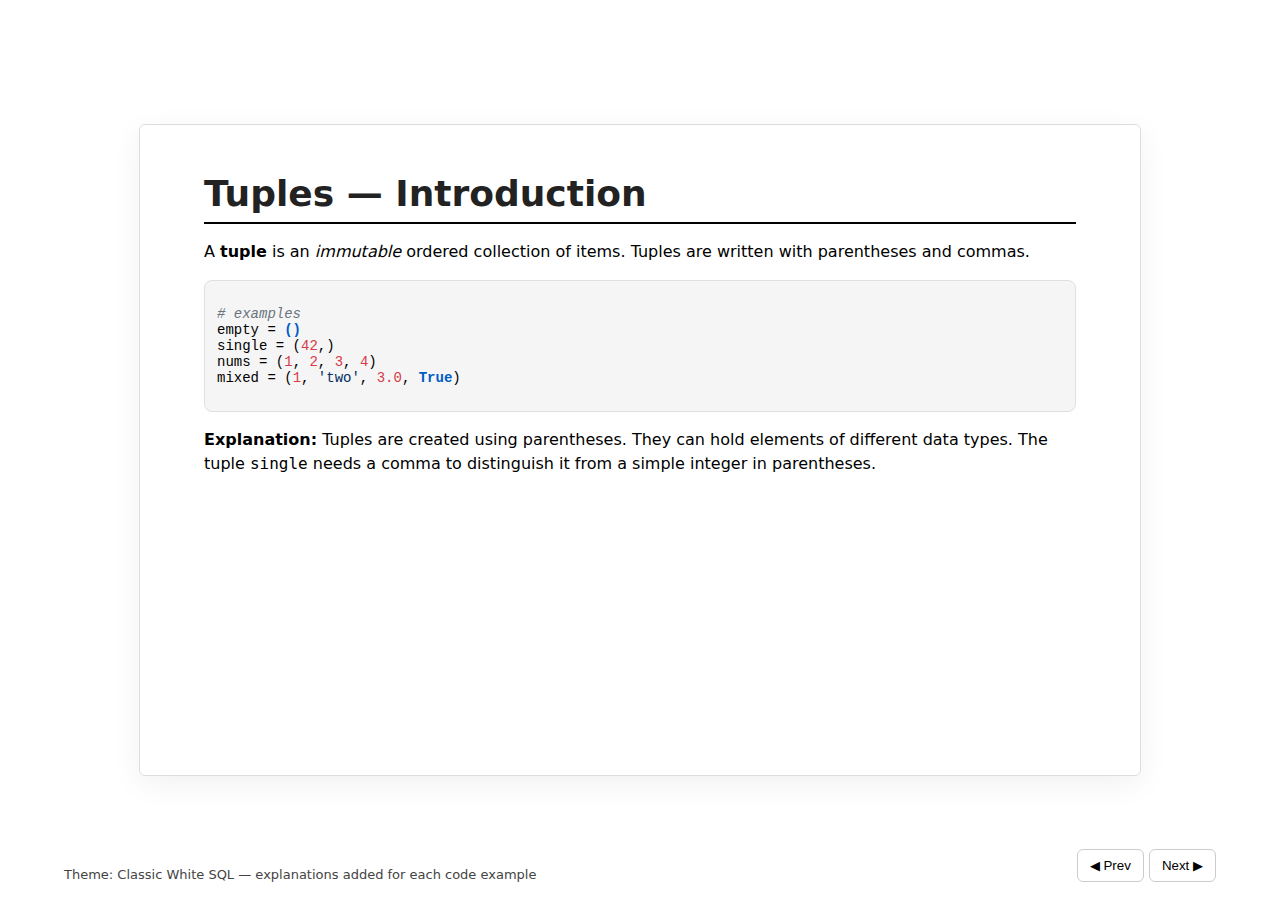
<file: tuples_classic_white_sql_theme_slides.html>
<!doctype html>
<html lang="en">
<head>
  <meta charset="utf-8" />
  <meta name="viewport" content="width=device-width,initial-scale=1" />
  <title>Tuples — Introduction, Operations & Programs</title>
  <style>
    html,body{height:100%;margin:0;font-family:Inter, system-ui, -apple-system, 'Segoe UI', Roboto, 'Helvetica Neue', Arial;}
    body{background:white;color:black;display:flex;align-items:center;justify-content:center}
    .deck{width:1000px;height:650px;border:1px solid #ddd;box-shadow:0 8px 30px rgba(0,0,0,0.06);overflow:hidden;border-radius:6px}
    .slide{width:100%;height:100%;padding:48px 64px;box-sizing:border-box;display:none;overflow-y:auto}
    .slide.active{display:block}
    h1{font-size:36px;margin:0 0 12px;font-weight:700;color:#222;border-bottom:2px solid #000;padding-bottom:8px}
    h2{font-size:22px;margin:12px 0;font-weight:600;color:#333}
    p{font-size:16px;line-height:1.5}
    ul{margin:8px 0 0 20px}
    .code{background:#f5f5f5;border:1px solid #e0e0e0;padding:12px;border-radius:8px;margin-top:12px;overflow-x:auto}
    pre code{display:block;white-space:pre-wrap;font-family:Consolas,Monaco,'Courier New',monospace;font-size:14px}
    .kw{color:#005cc5;font-weight:600}
    .fn{color:#6f42c1}
    .cm{color:#6a737d;font-style:italic}
    .str{color:#032f62}
    .num{color:#d73a49}
    .footer{position:absolute;left:64px;bottom:18px;font-size:13px;color:#444}
    .controls{position:absolute;right:64px;bottom:18px}
    button{background:#fff;border:1px solid #ccc;padding:8px 12px;border-radius:6px;cursor:pointer}
  </style>
</head>
<body>
  <div class="deck">

    <section class="slide active" id="s1">
      <h1>Tuples — Introduction</h1>
      <p>A <strong>tuple</strong> is an <em>immutable</em> ordered collection of items. Tuples are written with parentheses and commas.</p>
      <div class="code"><pre><code><span class="cm"># examples</span>
empty = <span class="kw">()</span>
single = (<span class="num">42</span>,)
nums = (<span class="num">1</span>, <span class="num">2</span>, <span class="num">3</span>, <span class="num">4</span>)
mixed = (<span class="num">1</span>, <span class="str">'two'</span>, <span class="num">3.0</span>, <span class="kw">True</span>)
</code></pre></div>
      <p><strong>Explanation:</strong> Tuples are created using parentheses. They can hold elements of different data types. The tuple <code>single</code> needs a comma to distinguish it from a simple integer in parentheses.</p>
    </section>

    <section class="slide" id="s2">
      <h1>Indexing & Access</h1>
      <div class="code"><pre><code>t = (<span class="str">'a'</span>,<span class="str">'b'</span>,<span class="str">'c'</span>,<span class="str">'d'</span>)
first = t[<span class="num">0</span>]      <span class="cm"># 'a'</span>
last = t[-<span class="num">1</span>]      <span class="cm"># 'd'</span>
slice_mid = t[<span class="num">1</span>:<span class="num">3</span>] <span class="cm"># ('b','c')</span>
</code></pre></div>
      <p><strong>Explanation:</strong> Indexing allows access to specific elements. Negative indices count from the end. Slicing extracts a portion of the tuple, creating a new tuple.</p>
    </section>

    <section class="slide" id="s3">
      <h1>Tuple Operations — Part 1</h1>
      <h2>Concatenation & Repetition</h2>
      <div class="code"><pre><code>a = (<span class="num">1</span>,<span class="num">2</span>)
b = (<span class="num">3</span>,<span class="num">4</span>)
c = a + b   <span class="cm"># (1,2,3,4)</span>

t = (<span class="num">0</span>,<span class="num">1</span>)
rep = t * <span class="num">3</span>  <span class="cm"># (0,1,0,1,0,1)</span>
</code></pre></div>
      <p><strong>Explanation:</strong> The <code>+</code> operator joins two tuples, creating a new one. The <code>*</code> operator repeats the tuple contents a given number of times.</p>
    </section>

    <section class="slide" id="s4">
      <h1>Tuple Operations — Part 2</h1>
      <h2>Membership & Slicing</h2>
      <div class="code"><pre><code><span class="num">3</span> in (<span class="num">1</span>,<span class="num">2</span>,<span class="num">3</span>)   <span class="cm"># True</span>
(<span class="num">1</span>,<span class="num">2</span>,<span class="num">3</span>)[<span class="num">1</span>:<span class="num">3</span>]    <span class="cm"># (2,3)</span>
</code></pre></div>
      <p><strong>Explanation:</strong> The <code>in</code> keyword checks whether an element exists in the tuple. Slicing extracts a range of elements by index positions.</p>
    </section>

    <section class="slide" id="s5">
      <h1>Built-in Functions — Part 1</h1>
      <ul>
        <li><code>len(t)</code> — length</li>
        <li><code>tuple(iterable)</code> — construct a tuple</li>
        <li><code>t.count(x)</code> — frequency of x</li>
        <li><code>t.index(x)</code> — first index of x</li>
      </ul>
      <p><strong>Explanation:</strong> These built-in functions simplify tuple management, letting you find length, convert data, or locate values efficiently.</p>
    </section>

    <section class="slide" id="s6">
      <h1>Built-in Functions — Part 2</h1>
      <ul>
        <li><code>sorted(t)</code> — sorted list</li>
        <li><code>min(t), max(t), sum(t)</code> — numeric operations</li>
      </ul>
      <div class="code"><pre><code>t = (<span class="num">3</span>,<span class="num">1</span>,<span class="num">2</span>,<span class="num">1</span>)
len(t) <span class="cm"># 4</span>
min(t), max(t), sum(t) <span class="cm"># (1,3,7)</span>
</code></pre></div>
      <p><strong>Explanation:</strong> The <code>sorted()</code> function returns a sorted list, while <code>min()</code>, <code>max()</code>, and <code>sum()</code> return numeric results across tuple values.</p>
    </section>

    <section class="slide" id="s7">
      <h1>Tuple Assignment</h1>
      <div class="code"><pre><code>a, b, c = (<span class="num">10</span>, <span class="num">20</span>, <span class="num">30</span>)
x, y = <span class="num">1</span>, <span class="num">2</span>
x, y = y, x  <span class="cm"># swap</span>
</code></pre></div>
      <p><strong>Explanation:</strong> Tuple unpacking lets you assign multiple values at once. Swapping variables is simple with tuple unpacking — no temporary variable needed.</p>
    </section>

    <section class="slide" id="s8">
      <h1>Nested Tuples</h1>
      <div class="code"><pre><code>nested = (<span class="num">1</span>, (<span class="num">2</span>, <span class="num">3</span>), (<span class="num">4</span>, (<span class="num">5</span>,<span class="num">6</span>)))
</code></pre></div>
      <p><strong>Explanation:</strong> Tuples can contain other tuples, creating a hierarchical structure. Access elements using multiple indices like <code>nested[1][1]</code>.</p>
    </section>

    <section class="slide" id="s9">
      <h1>Suggested Programs — Part 1</h1>
      <h2>Find Min, Max, Mean</h2>
      <div class="code"><pre><code>values = (<span class="num">10</span>, <span class="num">20</span>, <span class="num">30</span>, <span class="num">5</span>, <span class="num">15</span>)
print(min(values), max(values), sum(values)/len(values))
</code></pre></div>
      <p><strong>Explanation:</strong> This program uses built-in functions to compute the minimum, maximum, and average (mean) of tuple values.</p>
    </section>

    <section class="slide" id="s10">
      <h1>Suggested Programs — Part 2</h1>
      <h2>Linear Search</h2>
      <div class="code"><pre><code><span class="kw">def</span> <span class="fn">linear_search</span>(t, key):
    <span class="kw">for</span> i, v <span class="kw">in</span> enumerate(t):
        <span class="kw">if</span> v == key:
            <span class="kw">return</span> i
    <span class="kw">return</span> -<span class="num">1</span>
</code></pre></div>
      <p><strong>Explanation:</strong> This function iterates through each element of the tuple to find the specified <code>key</code>. If found, it returns its index; otherwise, <code>-1</code>.</p>
    </section>

    <section class="slide" id="s11">
      <h1>Suggested Programs — Part 3</h1>
      <h2>Frequency Count</h2>
      <div class="code"><pre><code><span class="kw">def</span> <span class="fn">freq_table</span>(t):
    counts = {}
    <span class="kw">for</span> x <span class="kw">in</span> t:
        counts[x] = counts.get(x, <span class="num">0</span>) + <span class="num">1</span>
    <span class="kw">return</span> counts
</code></pre></div>
      <p><strong>Explanation:</strong> This function counts how many times each element appears in a tuple and stores results in a dictionary.</p>
    </section>

    <section class="slide" id="s12">
      <h1>Extras: Tips & Gotchas</h1>
      <ul>
        <li>Singleton tuple: <code>(42,)</code></li>
        <li>Tuples are hashable if all elements are hashable</li>
        <li>Use tuples for fixed data, lists for mutable</li>
      </ul>
      <p><strong>Explanation:</strong> Tuples are immutable and can serve as keys in dictionaries if their contents are hashable. Lists should be used for changeable data.</p>
    </section>

    <div class="footer">Theme: Classic White SQL — explanations added for each code example</div>
    <div class="controls">
      <button id="prev">◀ Prev</button>
      <button id="next">Next ▶</button>
    </div>
  </div>

  <script>
    const slides = Array.from(document.querySelectorAll('.slide'));
    let idx = 0;
    function show(i){slides.forEach(s=>s.classList.remove('active'));slides[i].classList.add('active');}
    document.getElementById('next').addEventListener('click',()=>{idx=(idx+1)%slides.length;show(idx)});
    document.getElementById('prev').addEventListener('click',()=>{idx=(idx-1+slides.length)%slides.length;show(idx)});
    window.addEventListener('keydown',e=>{if(e.key==='ArrowRight')document.getElementById('next').click();if(e.key==='ArrowLeft')document.getElementById('prev').click();});
  </script>
</body>
</html>
</file>
<file: styles.css>
/* styles.css */
:root {
    --primary-color: #2563eb;       /* Modern Blue */
    --primary-hover: #1d4ed8;
    --bg-color: #f8fafc;            /* Light Grey-Blue background */
    --card-bg: #ffffff;
    --text-main: #1e293b;           /* Dark Slate for text */
    --text-muted: #64748b;
    --border-color: #e2e8f0;
    --shadow: 0 4px 6px -1px rgba(0, 0, 0, 0.1), 0 2px 4px -1px rgba(0, 0, 0, 0.06);
    --font-stack: -apple-system, BlinkMacSystemFont, "Segoe UI", Roboto, Helvetica, Arial, sans-serif;
}

/* Basic Reset */
* { box-sizing: border-box; margin: 0; padding: 0; }

body {
    font-family: var(--font-stack);
    background-color: var(--bg-color);
    color: var(--text-main);
    line-height: 1.6;
    padding-bottom: 2rem;
}

/* Navigation Bar */
header {
    background: var(--card-bg);
    border-bottom: 1px solid var(--border-color);
    padding: 1rem 0;
    position: sticky;
    top: 0;
    z-index: 100;
}

.nav-container {
    max-width: 900px;
    margin: 0 auto;
    padding: 0 1rem;
    display: flex;
    justify-content: space-between;
    align-items: center;
}

.logo {
    font-weight: 700;
    font-size: 1.25rem;
    color: var(--text-main);
    text-decoration: none;
}

.nav-links a {
    margin-left: 1.5rem;
    color: var(--text-muted);
    text-decoration: none;
    font-size: 0.95rem;
    transition: color 0.2s;
}

.nav-links a:hover { color: var(--primary-color); }

/* Main Layout */
main {
    max-width: 900px;
    margin: 2rem auto;
    padding: 0 1rem;
}

h1 { font-size: 2rem; margin-bottom: 0.5rem; color: var(--text-main); }
h2 { font-size: 1.5rem; margin-top: 2rem; margin-bottom: 1rem; color: var(--text-main); }
.subtitle { color: var(--text-muted); margin-bottom: 2rem; }

/* Grid for Subjects/Cards */
.grid-container {
    display: grid;
    grid-template-columns: repeat(auto-fill, minmax(280px, 1fr));
    gap: 1.5rem;
}

.card {
    background: var(--card-bg);
    border: 1px solid var(--border-color);
    border-radius: 8px;
    padding: 1.5rem;
    transition: transform 0.2s, box-shadow 0.2s;
    text-decoration: none;
    display: block;
}

.card:hover {
    transform: translateY(-2px);
    box-shadow: var(--shadow);
    border-color: var(--primary-color);
}

.card-title {
    font-weight: 600;
    font-size: 1.1rem;
    color: var(--primary-color);
    margin-bottom: 0.5rem;
    display: block;
}

.card-desc {
    font-size: 0.9rem;
    color: var(--text-muted);
}

/* List Styling for Content Pages */
.resource-list {
    list-style: none;
    background: var(--card-bg);
    border: 1px solid var(--border-color);
    border-radius: 8px;
    overflow: hidden;
}

.resource-item {
    border-bottom: 1px solid var(--border-color);
}

.resource-item:last-child { border-bottom: none; }

.resource-link {
    display: flex;
    justify-content: space-between;
    padding: 1rem 1.5rem;
    text-decoration: none;
    color: var(--text-main);
    transition: background 0.2s;
}

.resource-link:hover { background-color: #f1f5f9; }

.file-type {
    font-size: 0.75rem;
    font-weight: 700;
    background: #e2e8f0;
    color: #475569;
    padding: 2px 6px;
    border-radius: 4px;
    align-self: center;
}

/* Footer */
footer {
    text-align: center;
    color: var(--text-muted);
    font-size: 0.85rem;
    margin-top: 3rem;
}

/* Mobile Adjustments */
@media (max-width: 600px) {
    h1 { font-size: 1.75rem; }
    .grid-container { grid-template-columns: 1fr; }
}
</file>
